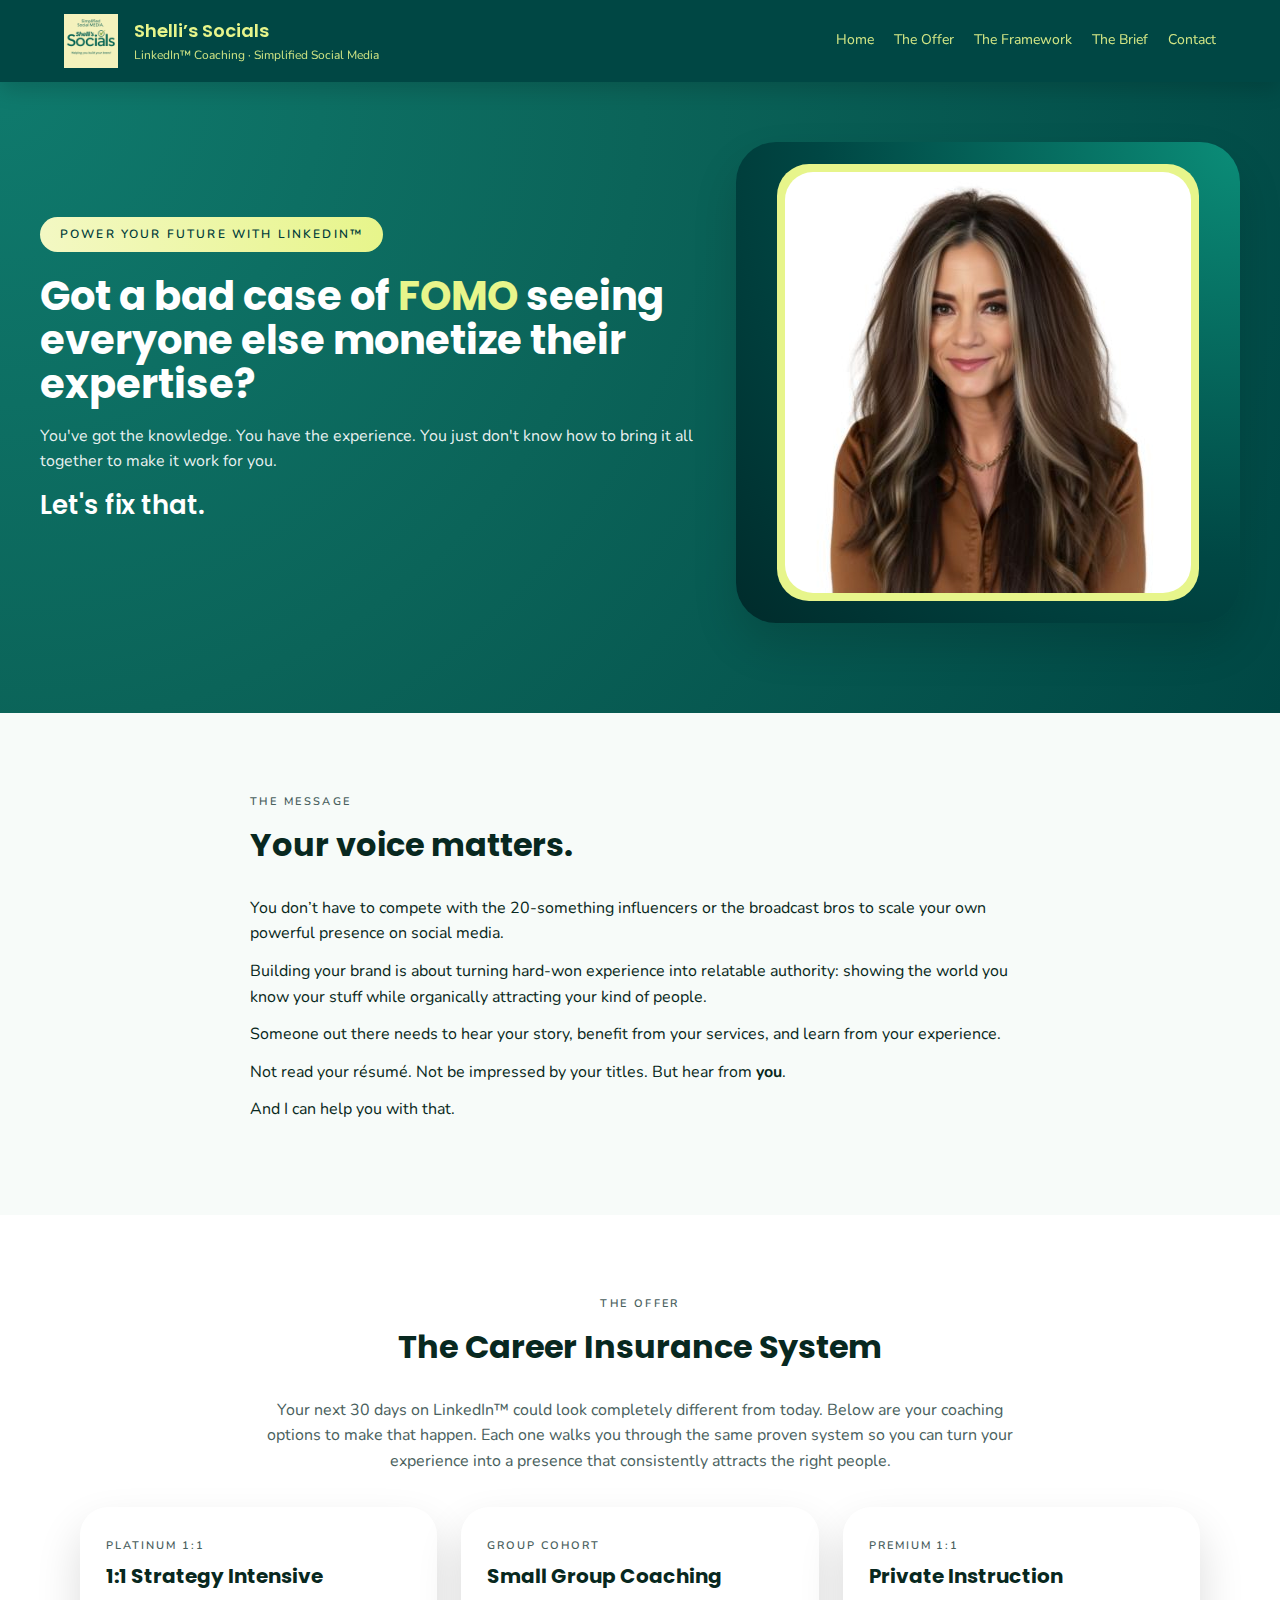
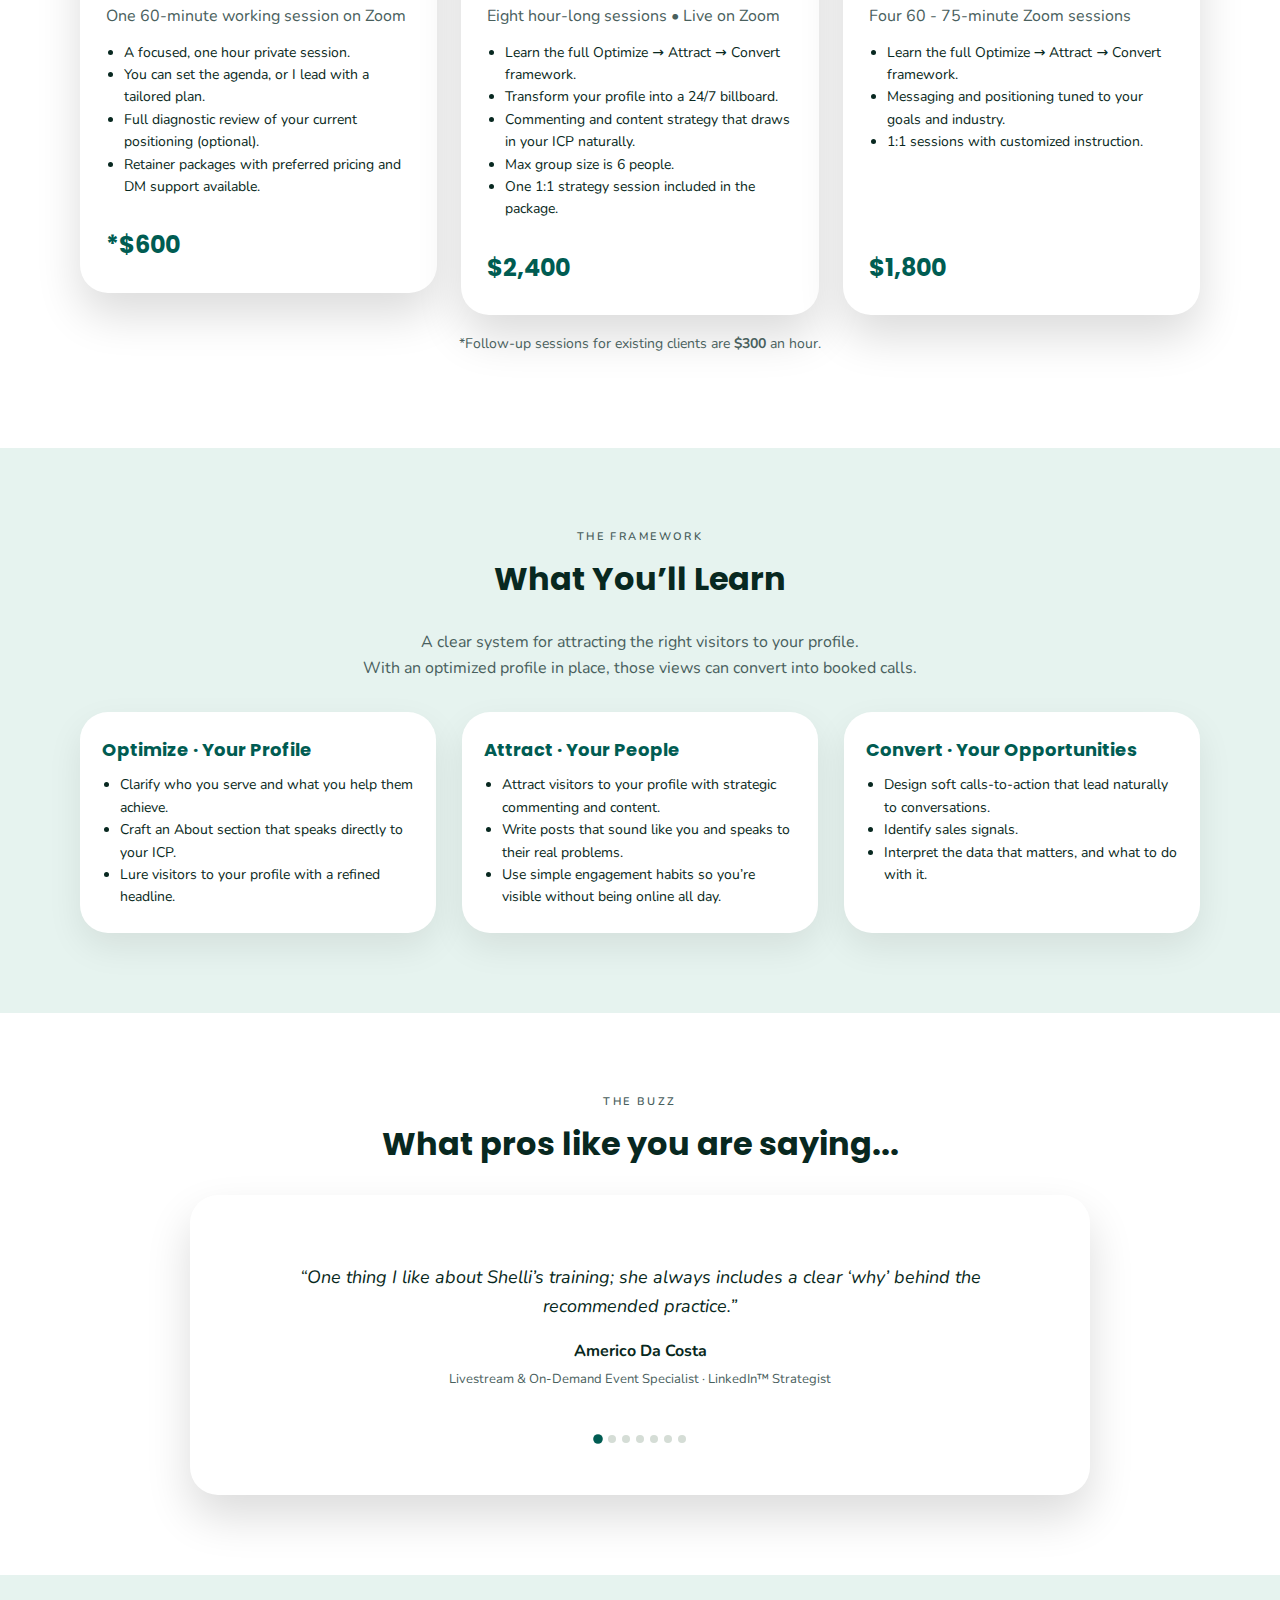
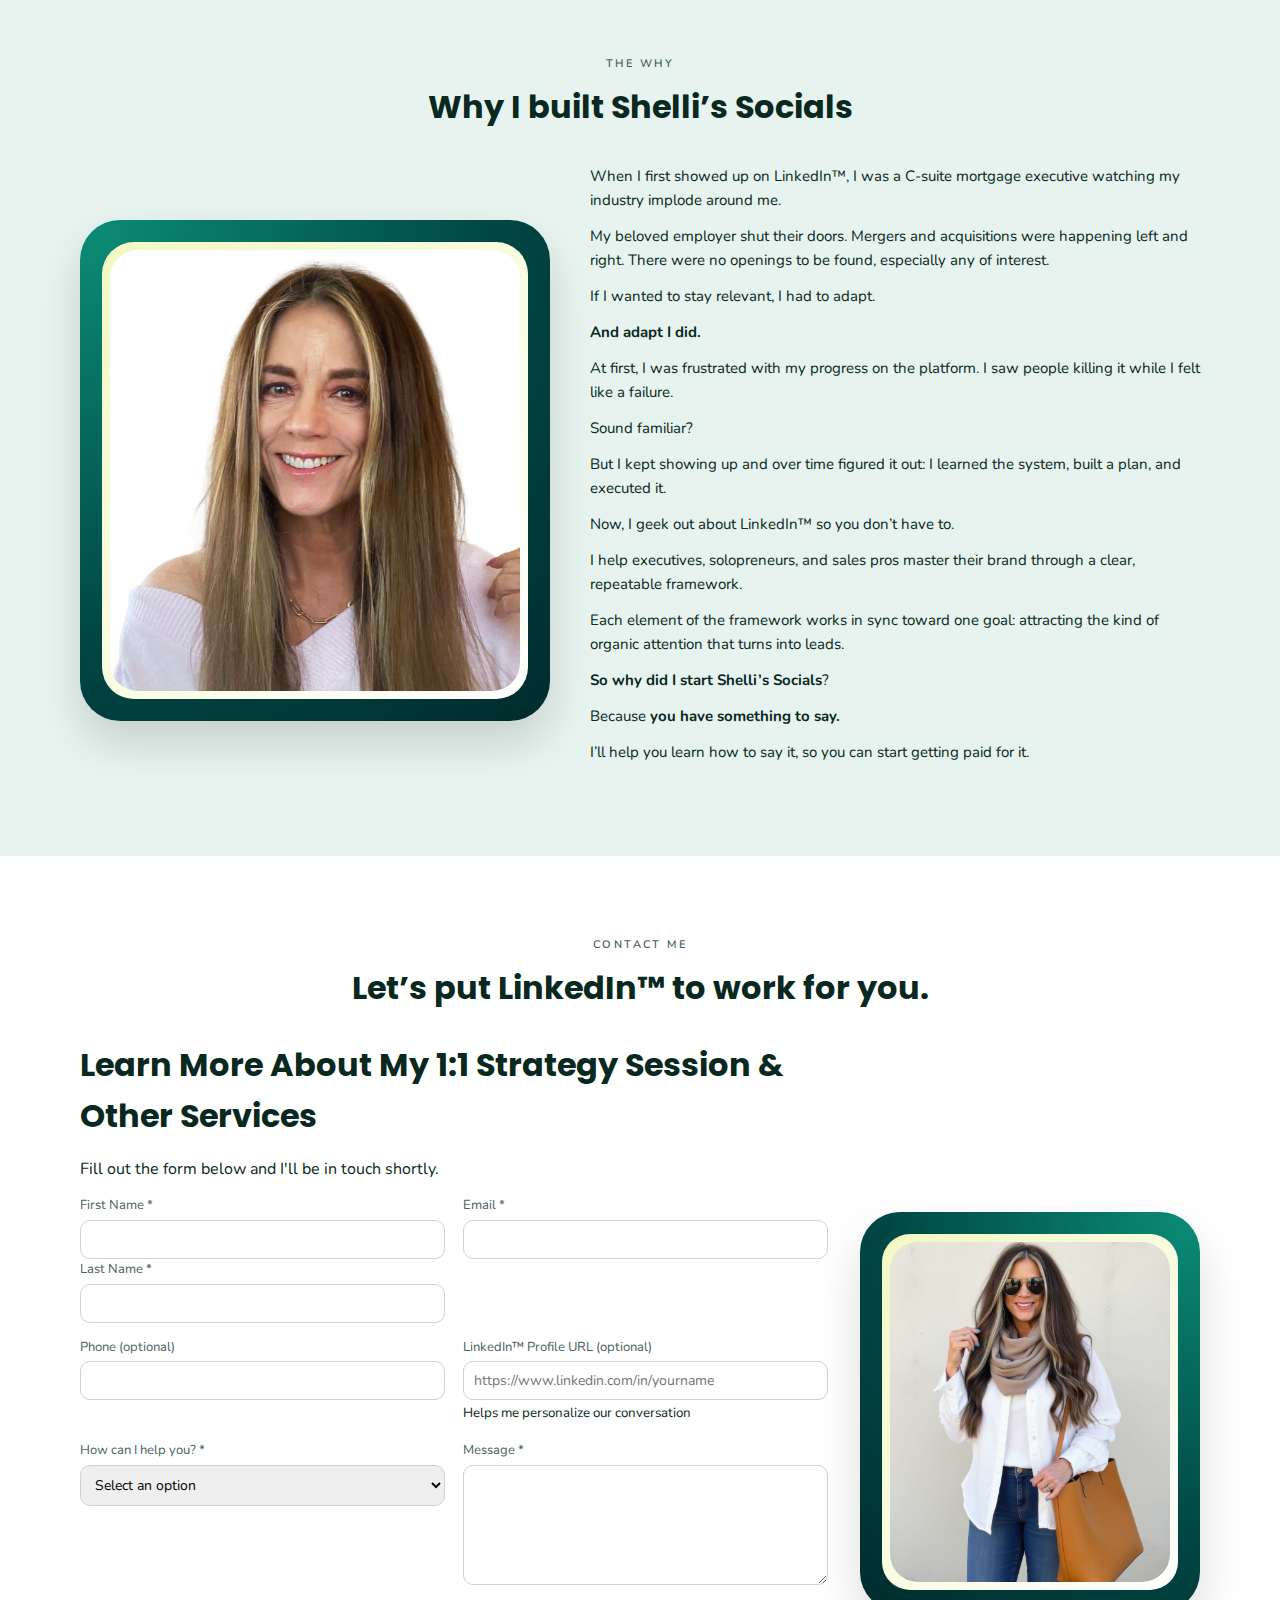
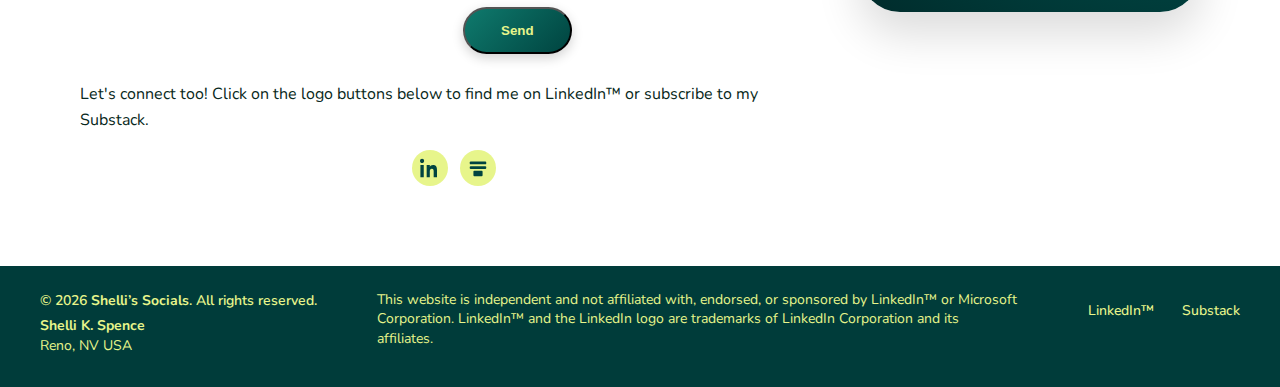
<file: index.html>
<!DOCTYPE html>
<html lang="en">
<head>
    <link rel="icon" type="image/png" href="favicon.png">
  <meta charset="UTF-8" />
  <title>Shelli’s Socials – LinkedIn™ Coaching</title>
<!-- Social preview image -->
<meta property="og:title" content="Shelli’s Socials – LinkedIn™ Coaching">
<meta property="og:description" content="Helping executives, founders, and solopreneurs grow their brand on LinkedIn™.">
<meta property="og:image" content="shelli-photo.png">
<meta property="og:type" content="website">
<meta property="og:url" content="https://shellionsocial.com">
  <meta name="viewport" content="width=device-width, initial-scale=1" />

  <!-- Fonts – approximated to match your branding sample -->
  <link href="https://fonts.googleapis.com/css2?family=Poppins:wght@400;500;600;700&family=Nunito:wght@300;400;500;600&display=swap" rel="stylesheet" />

  <!-- External stylesheet -->
  <link rel="stylesheet" href="styles.css" />

  <style>
    /* Footer color override - make all text yellow */
    .footer-legal,
    .footer-left,
    .footer-left-main,
    .footer-left-extra {
      color: #e7f58b !important;
    }
    
    /* Hover effect for clickable 1:1 Intensive card */
    .pricing-card-link:hover .pricing-card {
      transform: translateY(-4px);
      box-shadow: 0 28px 50px rgba(0, 0, 0, 0.18) !important;
    }
  </style>

</head>
<body>
<div class="page-wrapper">

  <!-- HEADER / NAV -->
  <header>
    <div class="nav-bar">
      <div class="nav-left">
        <div class="logo-wrap">
          <a href="#home">
            <img src="images/logo.png"
                 alt="Shelli’s Socials logo" />
          </a>
        </div>
        <div class="brand-text">
          <div class="brand-text-title">Shelli’s Socials</div>
          <div class="brand-text-subtitle">LinkedIn™ Coaching · Simplified Social Media</div>
        </div>
      </div>

      <nav class="nav-links">
        <a href="#home">Home</a>
        <a href="#offer">The Offer</a>
        <a href="#framework">The Framework</a>
        <a href="brief.html">The Brief</a>
        <a href="#contact">Contact</a>
      </nav>
    </div>
  </header>

  <!-- HERO / HOME -->
  <section id="home" class="hero">
    <div class="hero-inner">
      <div>


        <div class="hero-tagline">
          Power your future with LinkedIn™
        </div>

        <h1 class="hero-title">
          Got a bad case of <span class="highlight">FOMO</span> seeing everyone else monetize their expertise?
        </h1>

        <p>
          You've got the knowledge. You have the experience. You just don't know how to bring it all together to make it work for you.
        </p>

        <h2 class="hero-subtitle">Let's fix that.</h2>

        </div>

      <div class="hero-photo-wrap" aria-hidden="false">
        <div class="hero-photo-inner">
          <img src="images/hero-photo.jpg"
               alt="Shelli Spence photo" />
        </div>
      </div>

  </section>

  <!-- THE MESSAGE -->
  <section id="message">
    <div class="section-inner">
      <div class="section-heading">The Message</div>
      <h2 class="section-title">Your voice matters.</h2>

      <p>
        You don’t have to compete with the 20-something influencers or the broadcast bros to scale your own powerful presence on social media.
      </p>
      <p>
        Building your brand is about turning hard-won experience into relatable authority: showing the world you know your stuff while organically attracting your kind of people.
      </p>
      <p>
        Someone out there needs to hear your story, benefit from your services, and learn from your experience.
      </p>
      <p>
        Not read your résumé. Not be impressed by your titles. But hear from <strong class="highlight-strong">you</strong>.
      </p>
      <p>
        And I can help you with that.
      </p>
    </div>
  </section>

  <!-- THE OFFER -->
  <section id="offer">
    <div class="section-inner">
      <div class="section-heading">The Offer</div>
      <h2 class="section-title">The Career Insurance System</h2>
      <p class="muted" style="text-align:center; max-width:760px; margin:0 auto;">
      Your next 30 days on LinkedIn™ could look completely different from today. Below are your coaching options to make that happen. Each one walks you through the same proven system so you can turn your experience into a presence that consistently attracts the right people.
      </p>

      <div class="pricing-grid">

        
        <!-- Platinum 1:1 -->
        <a href="intensive.html" class="pricing-card-link" style="text-decoration: none; color: inherit; display: block;">
          <article class="pricing-card" style="cursor: pointer; transition: transform 0.2s ease, box-shadow 0.2s ease;">
            <div>
              <div class="pricing-label">Platinum 1:1</div>
              <h3 class="pricing-title">1:1 Strategy Intensive</h3>
              <p class="muted">One 60-minute working session on Zoom</p>
              <ul class="pricing-list">
                <li>A focused, one hour private session.</li>
                <li>You can set the agenda, or I lead with a tailored plan.</li>
                <li>Full diagnostic review of your current positioning (optional).</li>
                <li>Retainer packages with preferred pricing and DM support available.</li>
              </ul>
            </div>
            <div class="pricing-price">*$600</div>
          </article>
        </a>

        <!-- Group Cohort -->
        <article class="pricing-card">
          <div>
            <div class="pricing-label">Group Cohort</div>
            <h3 class="pricing-title">Small&nbsp;Group&nbsp;Coaching&nbsp;</h3>
            <p class="muted">Eight hour-long sessions • Live on Zoom</p>
            <ul class="pricing-list">
              <li>Learn the full Optimize → Attract → Convert framework.</li>
              <li>Transform your profile into a 24/7 billboard.</li>
              <li>Commenting and content strategy that draws in your ICP naturally.</li>
              <li>Max group size is 6 people.</li>
              <li>One 1:1 strategy session included in the package.</li>
            </ul>
          </div>
          <div class="pricing-price">$2,400</div>
        </article>

        <!-- Premium 1:1 -->
        <article class="pricing-card">
          <div>
            <div class="pricing-label">Premium 1:1</div>
            <h3 class="pricing-title">Private Instruction</h3>
            <p class="muted">Four 60 - 75-minute Zoom sessions</p>
            <ul class="pricing-list">
              <li>Learn the full Optimize → Attract → Convert framework.</li>
              <li>Messaging and positioning tuned to your goals and industry.</li>
              <li>1:1 sessions with customized instruction.</li>
              </ul>
          </div>
          <div class="pricing-price">$1,800</div>
        </article>
      </div>
      <p class="pricing-footnote">
        *Follow-up sessions for existing clients are <strong class="highlight-strong">$300</strong> an hour.
      </p>
    </div>
  </section>

  <!-- THE FRAMEWORK -->
  <section id="framework">
    <div class="section-inner">
      <div class="section-heading">The Framework</div>
      <h2 class="section-title">What You’ll Learn</h2>
      <p class="muted" style="text-align:center; max-width:780px; margin:0 auto;">
        A clear system for attracting the right visitors to your profile.
      </p>
      <p class="muted" style="text-align:center; max-width:780px; margin:0 auto;">
        With an optimized profile in place, those views can convert into booked calls.
      </p>

      <div class="framework-grid">
        <!-- Optimize -->
        <div class="framework-column">
          <h3 class="framework-title">Optimize · Your Profile</h3>
          <ul class="framework-list">
            <li>Clarify who you serve and what you help them achieve.</li>
            <li>Craft an About section that speaks directly to your ICP.</li>
            <li>Lure visitors to your profile with a refined headline.</li>
          </ul>
        </div>

        <!-- Attract -->
        <div class="framework-column">
          <h3 class="framework-title">Attract · Your People</h3>
          <ul class="framework-list">
            <li>Attract visitors to your profile with strategic commenting and content.</li>
            <li>Write posts that sound like you and speaks to their real problems.</li>
            <li>Use simple engagement habits so you’re visible without being online all day.</li>
          </ul>
        </div>

        <!-- Convert -->
        <div class="framework-column">
          <h3 class="framework-title">Convert · Your Opportunities</h3>
          <ul class="framework-list">
            <li>Design soft calls-to-action that lead naturally to conversations.</li>
            <li>Identify sales signals.</li>
            <li>Interpret the data that matters, and what to do with it.</li>
          </ul>
        </div>
      </div>
    </div>
  </section>

  <!-- THE BUZZ -->
  <section id="buzz">
    <div class="section-inner">
      <div class="section-heading">The Buzz</div>
      <h2 class="section-title">What pros like you are saying...</h2>

      <div class="testimonial-shell" aria-live="polite">
        <!-- Americo -->
        <figure class="testimonial active">
          <blockquote class="testimonial-quote">
            “One thing I like about Shelli’s training; she always includes a clear ‘why’ behind the recommended practice.”
          </blockquote>
          <figcaption>
            <div class="testimonial-name">Americo Da Costa</div>
            <div class="testimonial-role">
              Livestream &amp; On-Demand Event Specialist · LinkedIn™ Strategist
            </div>
          </figcaption>
        </figure>

        <!-- Rich -->
        <figure class="testimonial">
          <blockquote class="testimonial-quote">
            “I’ve worked alongside Shelli for the past two years and have seen firsthand how talented she is at helping people clarify their voice, build their brand, and show up consistently in a way that connects.”
          </blockquote>
          <figcaption>
            <div class="testimonial-name">Rich Swerbinsky</div>
            <div class="testimonial-role">
              Business Consultant &amp; Career Coach · Executive Director, Ohio MBA
            </div>
          </figcaption>
        </figure>

        <!-- Andre -->
        <figure class="testimonial">
          <blockquote class="testimonial-quote">
            “Your insights highlight exactly the kind of strategic adjustments we should all be prioritizing.”
          </blockquote>
          <figcaption>
            <div class="testimonial-name">Andre Waltz</div>
            <div class="testimonial-role">
              Technical Sales Representative, Pinnacle Agencies Ltd.
            </div>
          </figcaption>
        </figure>

                <!-- Jasmin -->
        <figure class="testimonial">
          <blockquote class="testimonial-quote">
            “This lady gets it.  She really does.”
          </blockquote>
          <figcaption>
            <div class="testimonial-name">Jasmin Alić</div>
            <div class="testimonial-role">
              Brand and Business Strategist, Founder and CEO Link UP.
            </div>
          </figcaption>
        </figure>
        <!-- Laura -->
        <figure class="testimonial">
          <blockquote class="testimonial-quote">
            “I walked away with practical tools, clear direction, and a lot more confidence in how I show up online. Highly recommend her to anyone looking to elevate their LinkedIn presence.”
          </blockquote>
          <figcaption>
            <div class="testimonial-name">Laura Faro</div>
            <div class="testimonial-role">
              Leadership Trainer &amp; Workshop Facilitator
            </div>
          </figcaption>
        </figure>

        <!-- David -->
        <figure class="testimonial">
          <blockquote class="testimonial-quote">
            “This process is fantastic. I will definitely implement this format. It makes so much sense to have such an intentional flow. Thank you, Shelli, for this great tip.”
          </blockquote>
          <figcaption>
            <div class="testimonial-name">David Cause</div>
            <div class="testimonial-role">
              Graphic design &amp; illustration services
            </div>
          </figcaption>
        </figure>

        <!-- Dr. Reggie -->
        <figure class="testimonial">
          <blockquote class="testimonial-quote">
            “Shell, your expertise in that space is so amazing. Thank you for sharing high quality content that is so helpful.”
          </blockquote>
          <figcaption>
            <div class="testimonial-name">Dr. Reggie Thomas</div>
            <div class="testimonial-role">
              Keynote Speaker &amp; Training Facilitator · 2x Bestselling Author
            </div>
          </figcaption>
        </figure>

        <!-- Laura -->
        <figure class="testimonial">
          <blockquote class="testimonial-quote">
            “Working with Shelli Spence was such a great experience. She’s insightful, supportive, and really knows how to bring out your authentic voice on LinkedIn.”
          </blockquote>
          <figcaption>
            <div class="testimonial-name">Laura Faro</div>
            <div class="testimonial-role">
              Leadership Trainer &amp; Workshop Facilitator
            </div>
          </figcaption>
        </figure>

        <!-- Rich -->
        <figure class="testimonial">
          <blockquote class="testimonial-quote">
            “If you’re trying to grow your brand, sharpen your message, or just stop overthinking every post, Shelli’s the kind of person you want guiding the way.”
          </blockquote>
          <figcaption>
            <div class="testimonial-name">Rich Swerbinsky</div>
            <div class="testimonial-role">
              Business Consultant &amp; Career Coach · Executive Director, Ohio MBA
            </div>
          </figcaption>
        </figure>

        <div class="testimonial-dots" aria-hidden="true">
          <div class="testimonial-dot active"></div>
          <div class="testimonial-dot"></div>
          <div class="testimonial-dot"></div>
          <div class="testimonial-dot"></div>
          <div class="testimonial-dot"></div>
          <div class="testimonial-dot"></div>
          <div class="testimonial-dot"></div>
        </div>
      </div>
    </div>
  </section>

  <!-- THE WHY (image on LEFT) -->
  <section id="why">
    <div class="section-inner">
      <div class="section-heading">The Why</div>
      <h2 class="section-title">Why I built Shelli’s Socials</h2>

      <div class="why-grid">
        <div class="why-photo-wrap">
          <div class="why-photo-inner">
            <img src="images/why-photo.jpg"
                 alt="Shelli Spence smiling" />
          </div>
        </div>

        <div class="why-copy">
          <p>
            When I first showed up on LinkedIn™, I was a C-suite mortgage executive watching my industry implode around me.
          </p>
          <p>
            My beloved employer shut their doors. Mergers and acquisitions were happening left and right.  There were no openings to be found, especially any of interest.
          </p>
          <p>
            If I wanted to stay relevant, I had to adapt.
          </p>
          <p><strong class="highlight-strong">And adapt I did.</strong></p>
          <p>
            At first, I was frustrated with my progress on the platform. I saw people killing it while I felt like a failure.
          </p>
          <p>
            Sound familiar?
          </p>
          <p>
            But I kept showing up and over time figured it out: I learned the system, built a plan, and executed it.
          </p>
          <p>
            Now, I geek out about LinkedIn™ so you don’t have to.
          </p>
          <p>
            I help executives, solopreneurs, and sales pros master their brand through a clear, repeatable framework.
          </p>
          <p>
          Each element of the framework works in sync toward one goal: attracting the kind of organic attention that turns into leads.   
          </p>
          <p><strong class="highlight-strong">So why did I start Shelli’s Socials</strong>?
          </p>
         <p>Because <strong class="highlight-strong">you have something to say.</strong>
          </p>
          <p>I’ll help you learn how to say it, so you can start getting paid for it.
          </p>
        </div>
      </div>
    </div>
  </section>

  <!-- CONTACT -->
  
<section id="contact">
  <div class="section-inner">
    <div class="section-heading">Contact Me</div>
    <h2 class="section-title">Let’s put LinkedIn™ to work for you.</h2>

    <div class="contact-layout">

      <!-- LEFT SIDE -->
      <div class="contact-left">

        <h2>Learn More About My 1:1 Strategy Session & Other Services</h2>
        <p>Fill out the form below and I'll be in touch shortly.</p>

        <!-- Netlify Contact Form -->
        <form name="contact" method="POST" data-netlify="true" data-netlify-recaptcha="true" netlify-honeypot="bot-field" action="/?success=true#contact">
          <!-- Hidden field for spam protection -->
          <input type="hidden" name="form-name" value="contact" />
          <p style="display: none;">
            <label>Don't fill this out if you're human: <input name="bot-field" /></label>
          </p>

          <div class="form-row">
            <div class="form-field">
              <label for="firstname">First Name *</label>
              <input type="text" id="firstname" name="firstname" required />
            </div>
            <div class="form-field">
              <label for="lastname">Last Name *</label>
              <input type="text" id="lastname" name="lastname" required />
            </div>
          </div>

          <div>
            <label for="email">Email *</label>
            <input type="email" id="email" name="email" required />
          </div>

          <div>
            <label for="phone">Phone (optional)</label>
            <input type="tel" id="phone" name="phone" />
          </div>

          <div>
            <label for="linkedin">LinkedIn™ Profile URL (optional)</label>
            <input type="url" id="linkedin" name="linkedin" placeholder="https://www.linkedin.com/in/yourname" />
            <small class="field-note">Helps me personalize our conversation</small>
          </div>

          <div>
            <label for="help">How can I help you? *</label>
            <select id="help" name="help" required>
              <option value="">Select an option</option>
              <option value="strategy">Book 1-hour Strategy Intensive</option>
              <option value="cohort">Sign up for Cohort waitlist</option>
              <option value="learn">Want to learn more</option>
              <option value="brief">Sign Up for Shelli's Executive Brand Brief</option>
            </select>
          </div>

          <div>
            <label for="message">Message *</label>
            <textarea id="message" name="message" rows="5" required></textarea>
          </div>

          <!-- reCAPTCHA -->
          <div data-netlify-recaptcha="true"></div>

          <div class="button-wrapper">
            <button type="submit" class="btn-primary">Send</button>
          </div>
        </form>

        <!-- Connect Text -->
        <p class="connect-copy">
          Let's connect too!  
          Click on the logo buttons below to find me on LinkedIn™ or subscribe to my Substack.
        </p>
        <!-- SOCIAL ICONS -->
        <div class="socials">

          <!-- LinkedIn -->
          <a href="https://www.linkedin.com/in/shellikspence/"
             target="_blank"
             rel="noopener"
             class="icon">
            <svg viewBox="0 0 24 24" width="20" height="20">
              <path d="M4.98 3.5C4.98 4.88 3.86 6 2.5 6S0 4.88 0 3.5 
                       1.12 1 2.5 1s2.48 1.12 2.48 2.5zM.5 8.5h4V23h-4V8.5zM8 8.5h3.8v1.98h.05
                       c.53-.95 1.83-1.98 3.77-1.98 4.03 0 4.78 2.65 4.78 6.1V23h-4v-6.47
                       c0-1.54-.03-3.52-2.15-3.52-2.15 0-2.48 1.68-2.48 3.41V23H8V8.5z"
                    fill="currentColor"/>
            </svg>
          </a>

          <!-- Substack -->
          <a href="https://substack.com/@shellikspence?utm_source=user-menu"
             target="_blank"
             rel="noopener"
             class="icon">
            <svg viewBox="0 0 24 24" width="22" height="22">
              <rect x="3" y="5" width="18" height="3" rx="1" fill="currentColor"/>
              <rect x="3" y="10" width="18" height="3" rx="1" fill="currentColor"/>
              <rect x="7" y="15" width="10" height="6" rx="1" fill="currentColor"/>
            </svg>
          </a>

        </div><!-- socials -->

      </div><!-- contact-left -->

      <!-- RIGHT SIDE — PHOTO -->
      <div class="contact-right">
        <div class="contact-photo-wrap">
          <div class="contact-photo-inner">
            <img 
              src="images/contact-photo.jpg"
              alt="Shelli Spence">
          </div>
        </div>
      </div>

    </div><!-- contact-layout -->
  </div><!-- section-inner -->
</section>


<!-- FOOTER / LEGAL -->
<footer>
  <div class="footer-inner">

    <!-- LEFT: COPYRIGHT + LOCATION -->
    <div class="footer-left">
      <div class="footer-left-main">
        © <span id="year"></span> <strong>Shelli’s Socials</strong>. All rights reserved.
      </div>
      <div class="footer-left-extra">
        <strong>Shelli K. Spence</strong><br />
        Reno, NV USA
      </div>
    </div>

    <!-- MIDDLE: LEGAL TEXT -->
    <div class="footer-legal">
      This website is independent and not affiliated with, endorsed, or sponsored by LinkedIn™
      or Microsoft Corporation. LinkedIn™ and the LinkedIn logo are trademarks of LinkedIn
      Corporation and its affiliates.
    </div>

    <!-- RIGHT: LINKS -->
    <div class="footer-links">
      <a href="https://www.linkedin.com/in/shellikspence/" target="_blank" rel="noopener">LinkedIn™</a>
      <a href="https://substack.com/@shellikspence?utm_source=user-menu" target="_blank" rel="noopener">Substack</a>
    </div>

  </div>
</footer>


</div>

<script>
  // Current year
  document.getElementById("year").textContent = new Date().getFullYear();

  // Simple testimonial slider – 4 second rotation
  const testimonials = document.querySelectorAll(".testimonial");
  const dots = document.querySelectorAll(".testimonial-dot");
  let currentIndex = 0;

  function showTestimonial(index) {
    testimonials.forEach((t, i) => {
      t.classList.toggle("active", i === index);
    });
    dots.forEach((d, i) => {
      d.classList.toggle("active", i === index);
    });
  }

  setInterval(() => {
    currentIndex = (currentIndex + 1) % testimonials.length;
    showTestimonial(currentIndex);
  }, 4000);
</script>

<!-- Success message after form submission -->
<script>
// Show success message after form submission
const urlParams = new URLSearchParams(window.location.search);
if (urlParams.get('success') === 'true' || window.location.search.includes('success')) {
  // Scroll to contact section
  document.getElementById('contact').scrollIntoView({ behavior: 'smooth' });
  
  // Create and show success message
  const contactSection = document.getElementById('contact');
  const formContainer = contactSection.querySelector('.contact-left');
  const successMsg = document.createElement('div');
  successMsg.style.cssText = 'background: #E7F58B; color: #004440; padding: 25px; border-radius: 12px; margin: 20px 0; text-align: center; font-weight: 600; font-size: 18px; box-shadow: 0 4px 6px rgba(0,0,0,0.1);';
  successMsg.innerHTML = '✅ Thank you! Your message has been sent successfully.<br><span style="font-size: 16px; font-weight: 400; margin-top: 8px; display: block;">I\'ll be in touch with you soon!</span>';
  
  // Insert at the top of the contact form area
  formContainer.insertBefore(successMsg, formContainer.firstChild);
  
  // Hide the form
  const form = contactSection.querySelector('form');
  if (form) form.style.display = 'none';
  
  // Remove success message after 10 seconds
  setTimeout(() => {
    successMsg.remove();
    if (form) form.style.display = 'block';
  }, 10000);
}
</script>

</body>
</html>
</file>
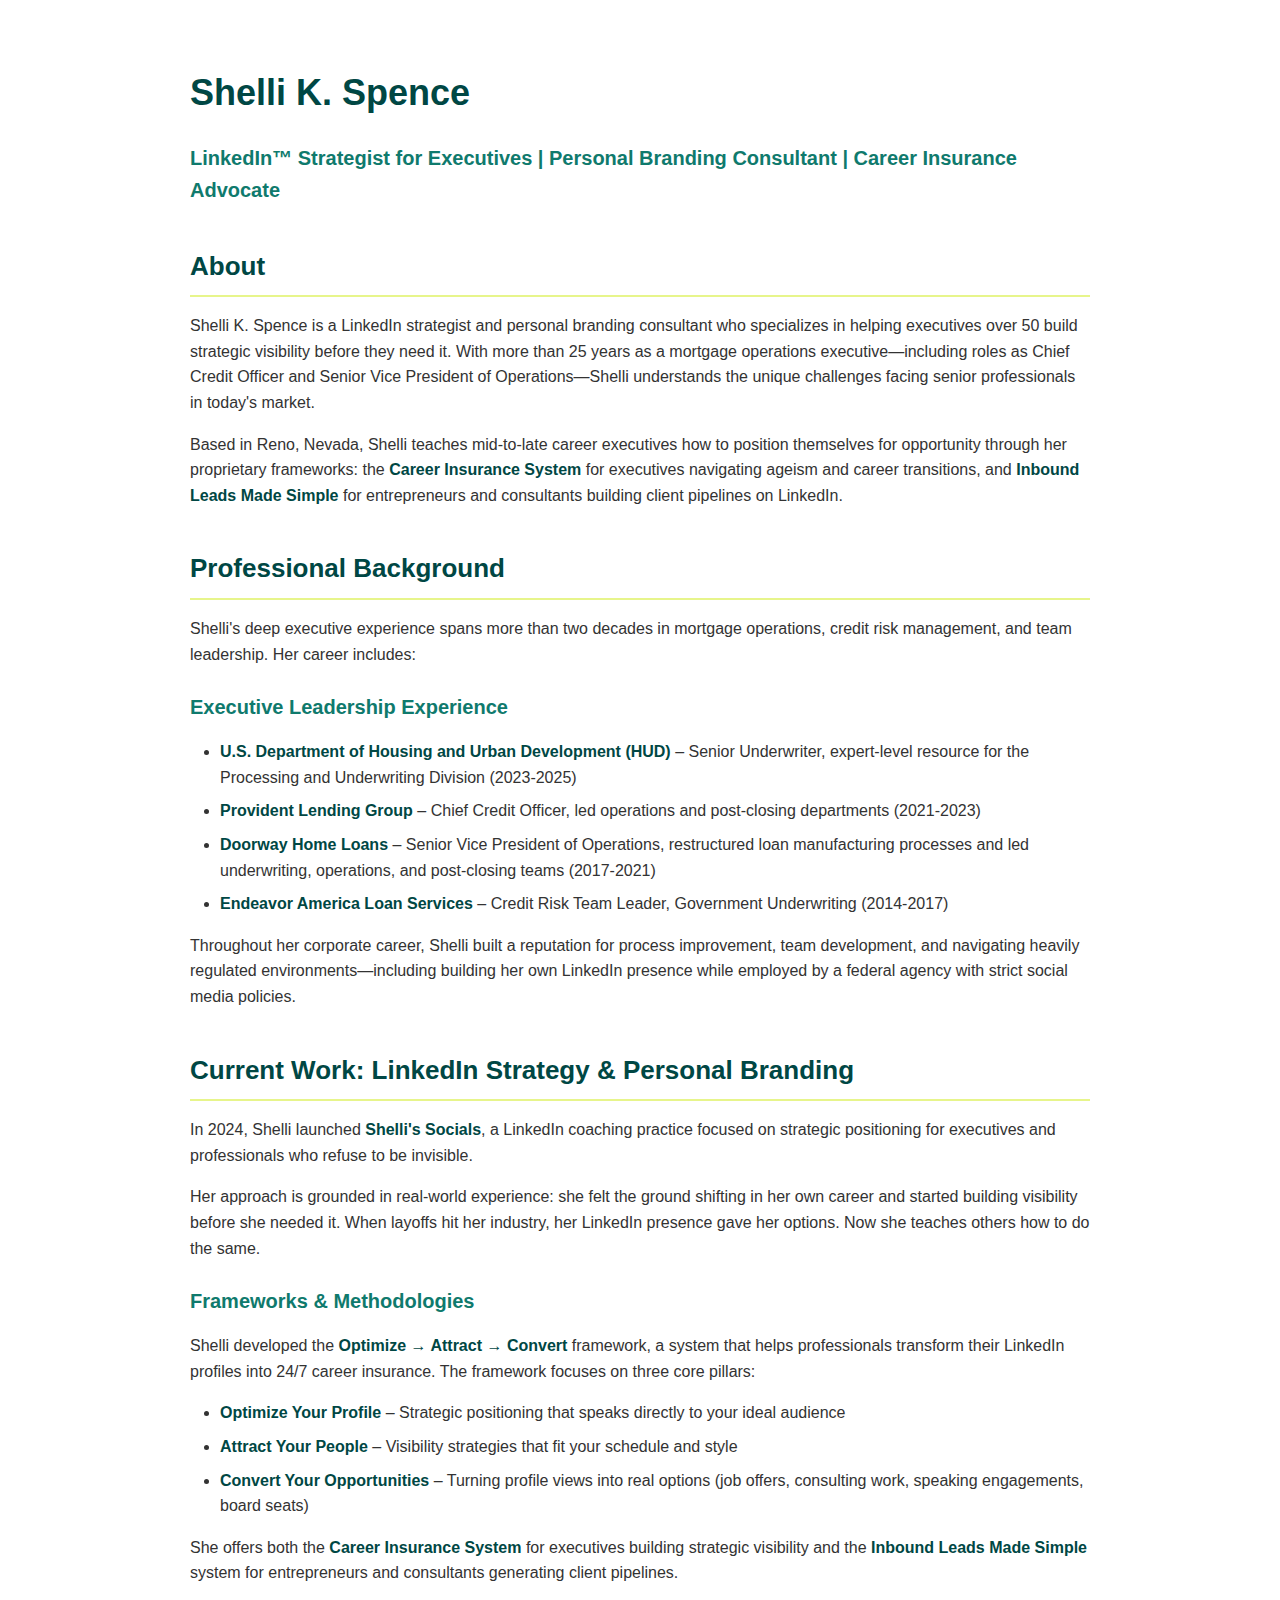
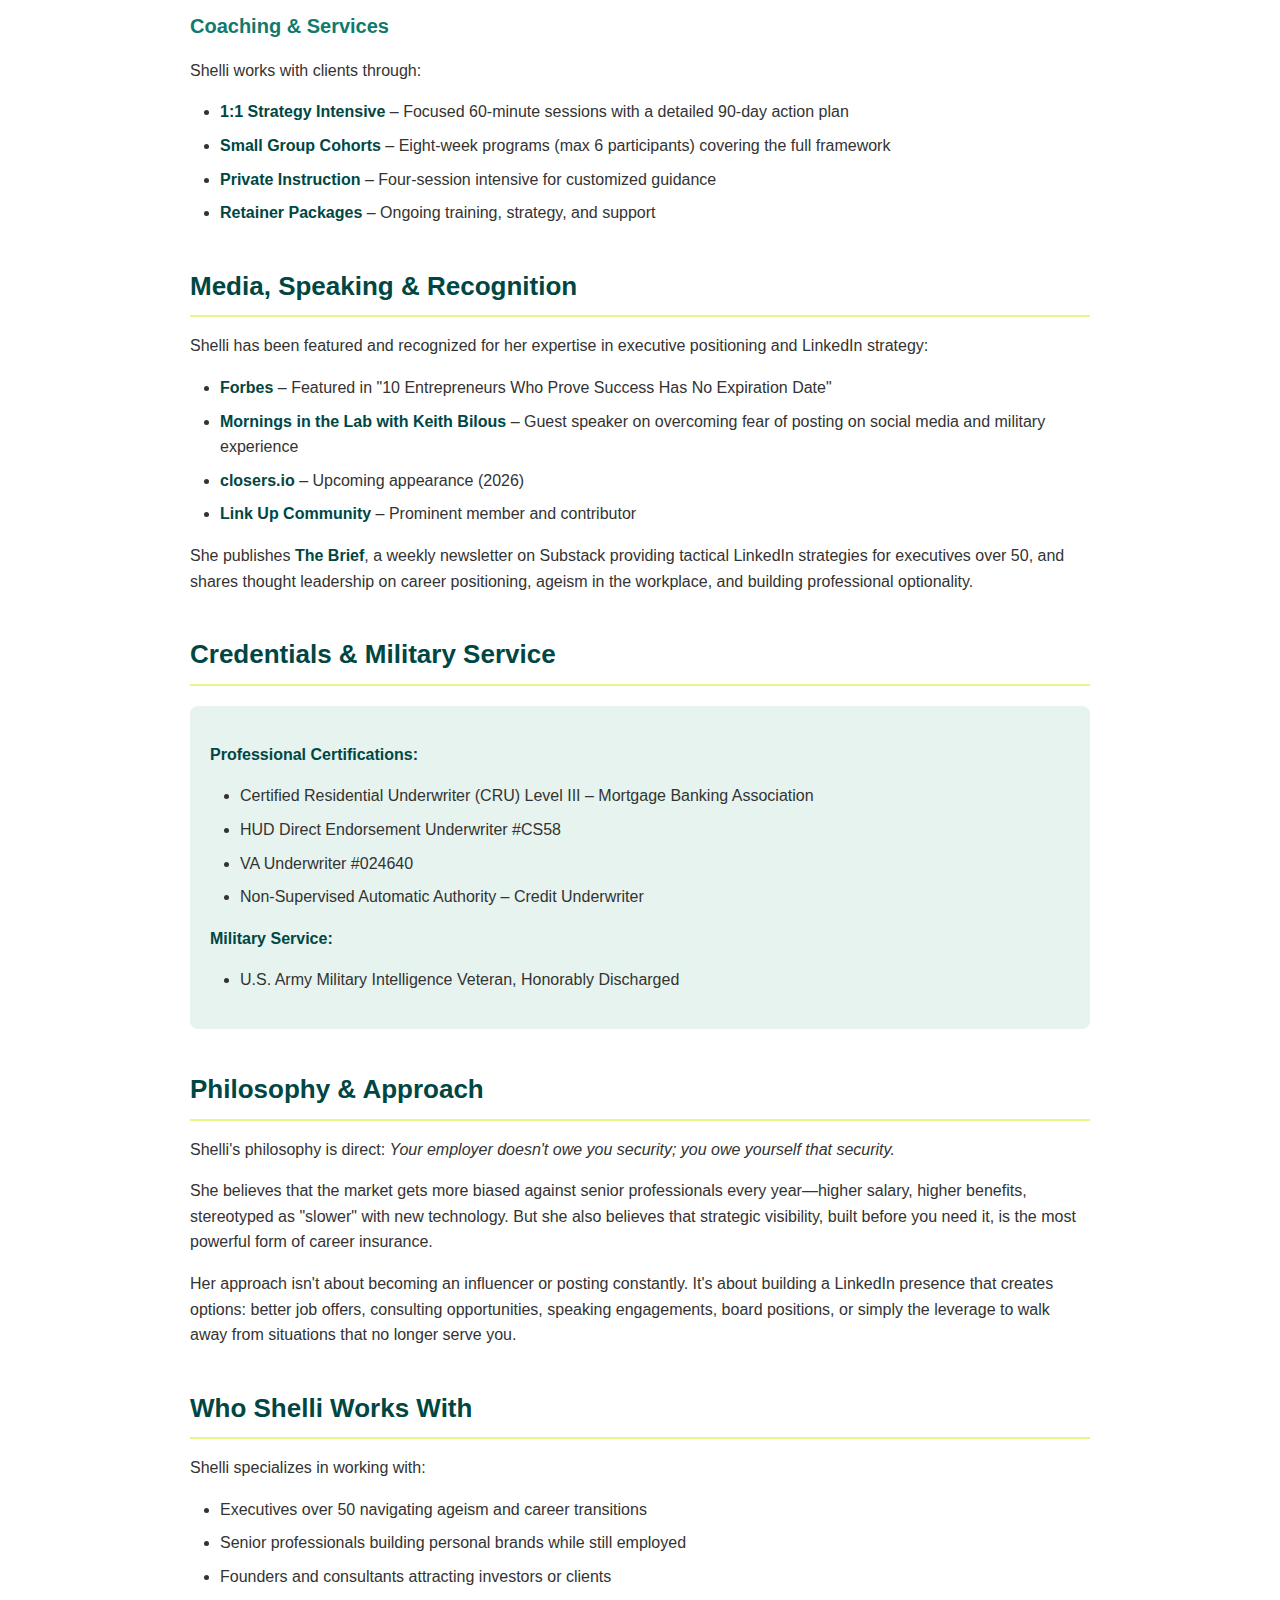
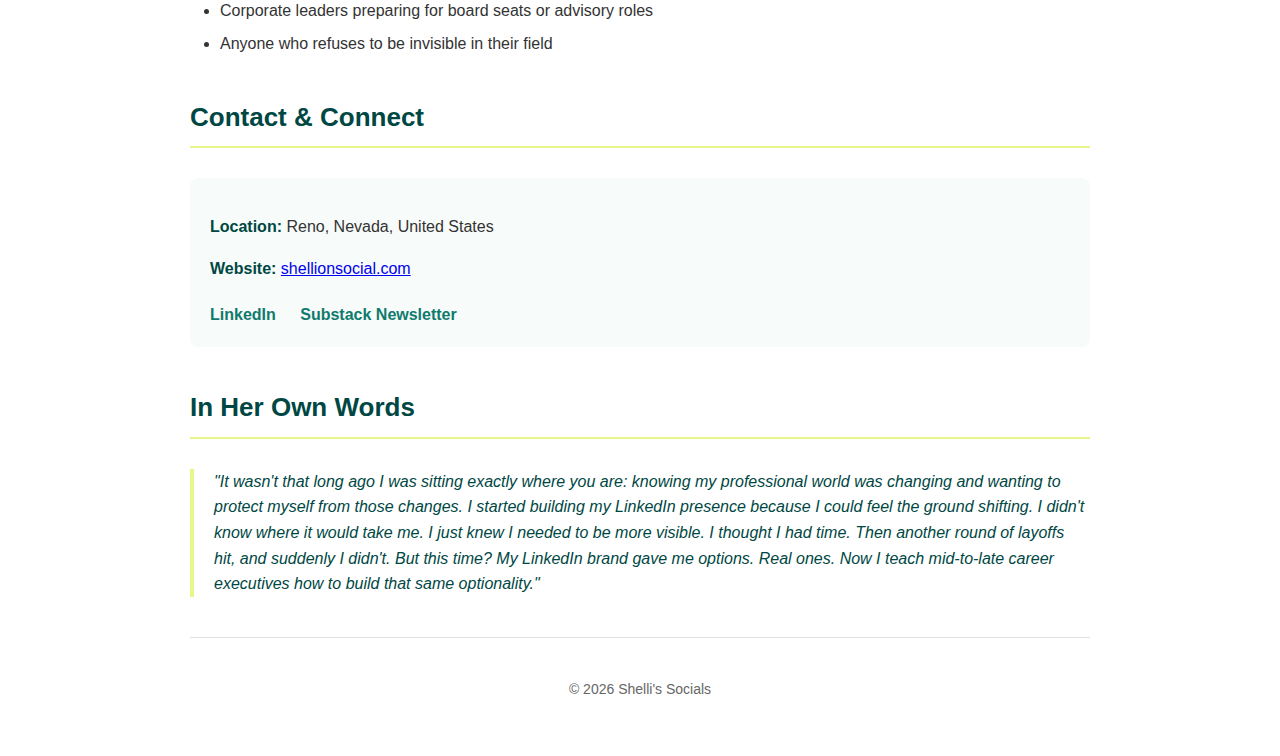
<file: biography.html>
<!DOCTYPE html>
<html lang="en">
<head>
  <meta charset="UTF-8" />
  <meta name="viewport" content="width=device-width, initial-scale=1" />
  <title>About Shelli K. Spence – LinkedIn Strategist for Executives</title>
  <link rel="icon" type="image/png" href="favicon.png">
  
  <!-- SEO meta tags -->
  <meta name="description" content="Shelli K. Spence is a LinkedIn strategist and personal branding consultant for executives over 50. Former mortgage operations executive with 25+ years experience, now teaching career insurance strategies for senior professionals facing ageism and career transitions.">
  <meta name="keywords" content="Shelli Spence, Shelly Spence, Shelley Spence, LinkedIn strategist, executive coach, personal branding, career insurance, LinkedIn consultant, executive positioning, ageism, career transition, LinkedIn strategy for executives">
  <meta name="author" content="Shelli K. Spence">
  
  <!-- Minimal styling -->
  <style>
    body {
      font-family: -apple-system, BlinkMacSystemFont, "Segoe UI", Arial, sans-serif;
      line-height: 1.6;
      max-width: 900px;
      margin: 0 auto;
      padding: 40px 20px;
      color: #333;
      background: #fff;
    }
    
    h1 {
      font-size: 36px;
      margin-bottom: 10px;
      color: #004744;
    }
    
    .tagline {
      font-size: 20px;
      color: #0f7a6d;
      margin-bottom: 30px;
      font-weight: 600;
    }
    
    h2 {
      font-size: 26px;
      margin-top: 40px;
      margin-bottom: 16px;
      color: #004744;
      border-bottom: 2px solid #e7f58b;
      padding-bottom: 8px;
    }
    
    h3 {
      font-size: 20px;
      margin-top: 24px;
      margin-bottom: 12px;
      color: #0f7a6d;
    }
    
    p {
      margin-bottom: 16px;
      font-size: 16px;
    }
    
    ul {
      margin-bottom: 16px;
      padding-left: 30px;
    }
    
    li {
      margin-bottom: 8px;
    }
    
    .contact-info {
      background: #f7fbf9;
      padding: 20px;
      border-radius: 8px;
      margin: 30px 0;
    }
    
    .social-links {
      margin-top: 20px;
    }
    
    .social-links a {
      display: inline-block;
      margin-right: 20px;
      color: #0f7a6d;
      text-decoration: none;
      font-weight: 600;
    }
    
    .social-links a:hover {
      text-decoration: underline;
    }
    
    .credentials {
      background: #e6f3ef;
      padding: 20px;
      border-radius: 8px;
      margin: 20px 0;
    }
    
    strong {
      color: #004744;
      font-weight: 600;
    }
  </style>
</head>
<body>

  <h1>Shelli K. Spence</h1>
  <p class="tagline">LinkedIn™ Strategist for Executives | Personal Branding Consultant | Career Insurance Advocate</p>

  <h2>About</h2>
  <p>
    Shelli K. Spence is a LinkedIn strategist and personal branding consultant who specializes in helping executives over 50 build strategic visibility before they need it. With more than 25 years as a mortgage operations executive—including roles as Chief Credit Officer and Senior Vice President of Operations—Shelli understands the unique challenges facing senior professionals in today's market.
  </p>
  
  <p>
    Based in Reno, Nevada, Shelli teaches mid-to-late career executives how to position themselves for opportunity through her proprietary frameworks: the <strong>Career Insurance System</strong> for executives navigating ageism and career transitions, and <strong>Inbound Leads Made Simple</strong> for entrepreneurs and consultants building client pipelines on LinkedIn.
  </p>

  <h2>Professional Background</h2>
  <p>
    Shelli's deep executive experience spans more than two decades in mortgage operations, credit risk management, and team leadership. Her career includes:
  </p>
  
  <h3>Executive Leadership Experience</h3>
  <ul>
    <li><strong>U.S. Department of Housing and Urban Development (HUD)</strong> – Senior Underwriter, expert-level resource for the Processing and Underwriting Division (2023-2025)</li>
    <li><strong>Provident Lending Group</strong> – Chief Credit Officer, led operations and post-closing departments (2021-2023)</li>
    <li><strong>Doorway Home Loans</strong> – Senior Vice President of Operations, restructured loan manufacturing processes and led underwriting, operations, and post-closing teams (2017-2021)</li>
    <li><strong>Endeavor America Loan Services</strong> – Credit Risk Team Leader, Government Underwriting (2014-2017)</li>
  </ul>
  
  <p>
    Throughout her corporate career, Shelli built a reputation for process improvement, team development, and navigating heavily regulated environments—including building her own LinkedIn presence while employed by a federal agency with strict social media policies.
  </p>

  <h2>Current Work: LinkedIn Strategy & Personal Branding</h2>
  <p>
    In 2024, Shelli launched <strong>Shelli's Socials</strong>, a LinkedIn coaching practice focused on strategic positioning for executives and professionals who refuse to be invisible.
  </p>
  
  <p>
    Her approach is grounded in real-world experience: she felt the ground shifting in her own career and started building visibility before she needed it. When layoffs hit her industry, her LinkedIn presence gave her options. Now she teaches others how to do the same.
  </p>

  <h3>Frameworks & Methodologies</h3>
  <p>
    Shelli developed the <strong>Optimize → Attract → Convert</strong> framework, a system that helps professionals transform their LinkedIn profiles into 24/7 career insurance. The framework focuses on three core pillars:
  </p>
  <ul>
    <li><strong>Optimize Your Profile</strong> – Strategic positioning that speaks directly to your ideal audience</li>
    <li><strong>Attract Your People</strong> – Visibility strategies that fit your schedule and style</li>
    <li><strong>Convert Your Opportunities</strong> – Turning profile views into real options (job offers, consulting work, speaking engagements, board seats)</li>
  </ul>
  
  <p>
    She offers both the <strong>Career Insurance System</strong> for executives building strategic visibility and the <strong>Inbound Leads Made Simple</strong> system for entrepreneurs and consultants generating client pipelines.
  </p>

  <h3>Coaching & Services</h3>
  <p>
    Shelli works with clients through:
  </p>
  <ul>
    <li><strong>1:1 Strategy Intensive</strong> – Focused 60-minute sessions with a detailed 90-day action plan</li>
    <li><strong>Small Group Cohorts</strong> – Eight-week programs (max 6 participants) covering the full framework</li>
    <li><strong>Private Instruction</strong> – Four-session intensive for customized guidance</li>
    <li><strong>Retainer Packages</strong> – Ongoing training, strategy, and support</li>
  </ul>

  <h2>Media, Speaking & Recognition</h2>
  <p>
    Shelli has been featured and recognized for her expertise in executive positioning and LinkedIn strategy:
  </p>
  <ul>
    <li><strong>Forbes</strong> – Featured in "10 Entrepreneurs Who Prove Success Has No Expiration Date"</li>
    <li><strong>Mornings in the Lab with Keith Bilous</strong> – Guest speaker on overcoming fear of posting on social media and military experience</li>
    <li><strong>closers.io</strong> – Upcoming appearance (2026)</li>
    <li><strong>Link Up Community</strong> – Prominent member and contributor</li>
  </ul>
  
  <p>
    She publishes <strong>The Brief</strong>, a weekly newsletter on Substack providing tactical LinkedIn strategies for executives over 50, and shares thought leadership on career positioning, ageism in the workplace, and building professional optionality.
  </p>

  <h2>Credentials & Military Service</h2>
  <div class="credentials">
    <p><strong>Professional Certifications:</strong></p>
    <ul>
      <li>Certified Residential Underwriter (CRU) Level III – Mortgage Banking Association</li>
      <li>HUD Direct Endorsement Underwriter #CS58</li>
      <li>VA Underwriter #024640</li>
      <li>Non-Supervised Automatic Authority – Credit Underwriter</li>
    </ul>
    
    <p><strong>Military Service:</strong></p>
    <ul>
      <li>U.S. Army Military Intelligence Veteran, Honorably Discharged</li>
    </ul>
  </div>

  <h2>Philosophy & Approach</h2>
  <p>
    Shelli's philosophy is direct: <em>Your employer doesn't owe you security; you owe yourself that security.</em>
  </p>
  
  <p>
    She believes that the market gets more biased against senior professionals every year—higher salary, higher benefits, stereotyped as "slower" with new technology. But she also believes that strategic visibility, built before you need it, is the most powerful form of career insurance.
  </p>
  
  <p>
    Her approach isn't about becoming an influencer or posting constantly. It's about building a LinkedIn presence that creates options: better job offers, consulting opportunities, speaking engagements, board positions, or simply the leverage to walk away from situations that no longer serve you.
  </p>

  <h2>Who Shelli Works With</h2>
  <p>
    Shelli specializes in working with:
  </p>
  <ul>
    <li>Executives over 50 navigating ageism and career transitions</li>
    <li>Senior professionals building personal brands while still employed</li>
    <li>Founders and consultants attracting investors or clients</li>
    <li>Corporate leaders preparing for board seats or advisory roles</li>
    <li>Anyone who refuses to be invisible in their field</li>
  </ul>

  <h2>Contact & Connect</h2>
  <div class="contact-info">
    <p><strong>Location:</strong> Reno, Nevada, United States</p>
    <p><strong>Website:</strong> <a href="https://shellionsocial.com" target="_blank">shellionsocial.com</a></p>
    
    <div class="social-links">
      <a href="https://www.linkedin.com/in/shellikspence/" target="_blank" rel="noopener">LinkedIn</a>
      <a href="https://substack.com/@shellikspence" target="_blank" rel="noopener">Substack Newsletter</a>
    </div>
  </div>

  <h2>In Her Own Words</h2>
  <blockquote style="border-left: 4px solid #e7f58b; padding-left: 20px; margin: 30px 0; font-style: italic; color: #004744;">
    "It wasn't that long ago I was sitting exactly where you are: knowing my professional world was changing and wanting to protect myself from those changes. I started building my LinkedIn presence because I could feel the ground shifting. I didn't know where it would take me. I just knew I needed to be more visible. I thought I had time. Then another round of layoffs hit, and suddenly I didn't. But this time? My LinkedIn brand gave me options. Real ones. Now I teach mid-to-late career executives how to build that same optionality."
  </blockquote>

  <hr style="margin: 40px 0; border: none; border-top: 1px solid #e0e0e0;">
  
  <p style="text-align: center; color: #666; font-size: 14px;">
    © 2026 Shelli's Socials
</file>
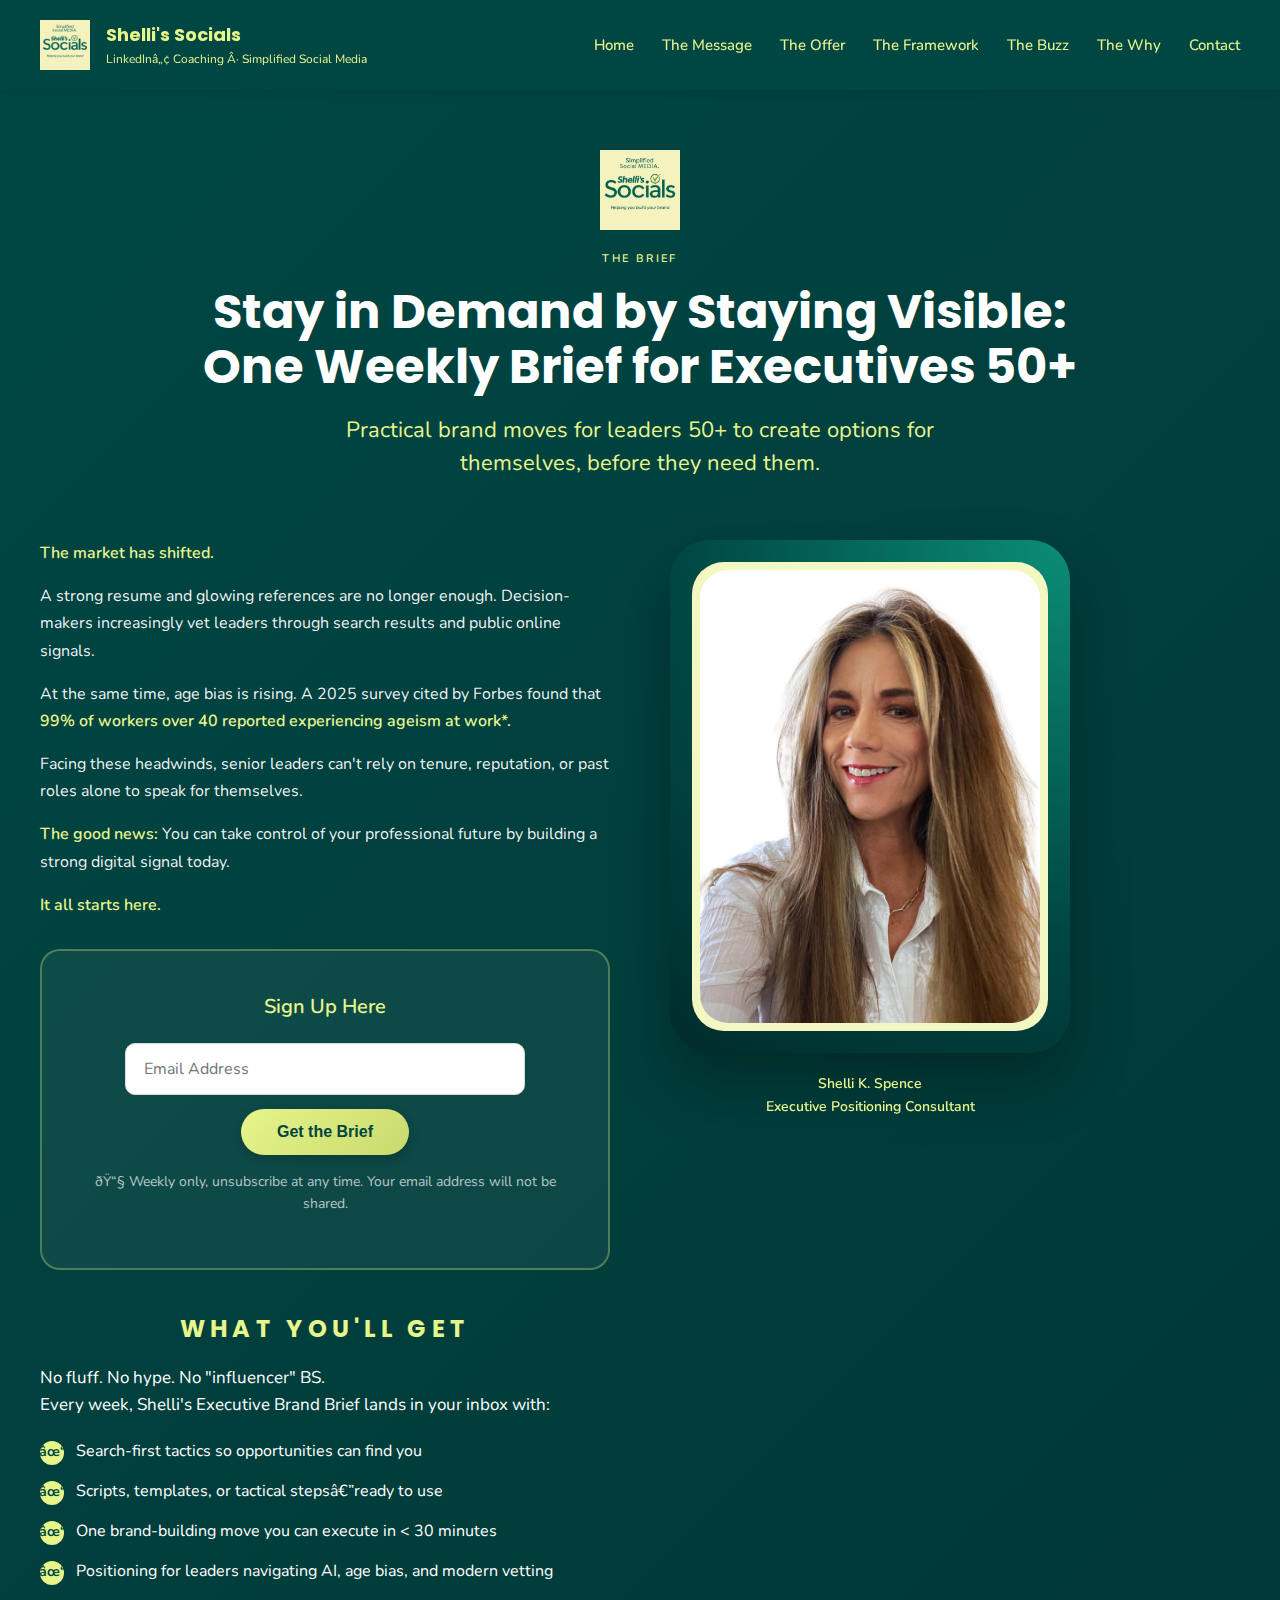
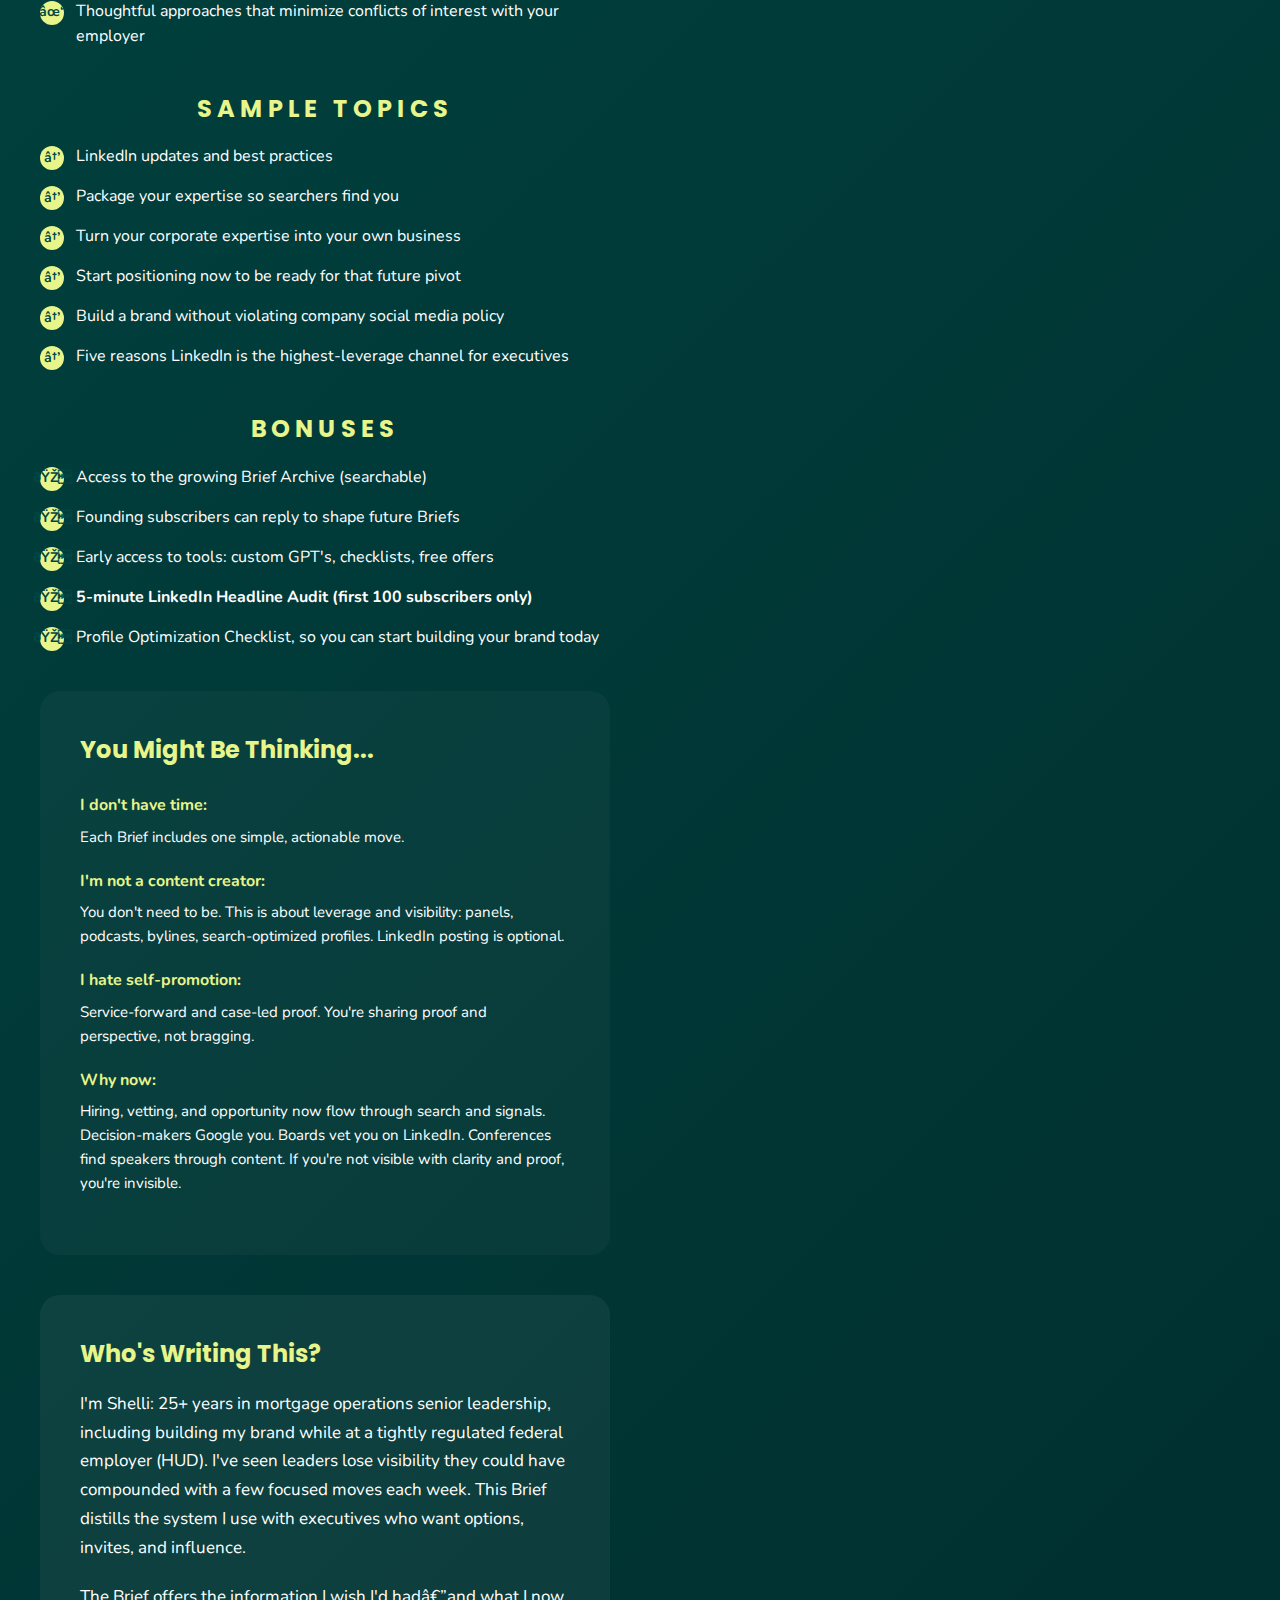
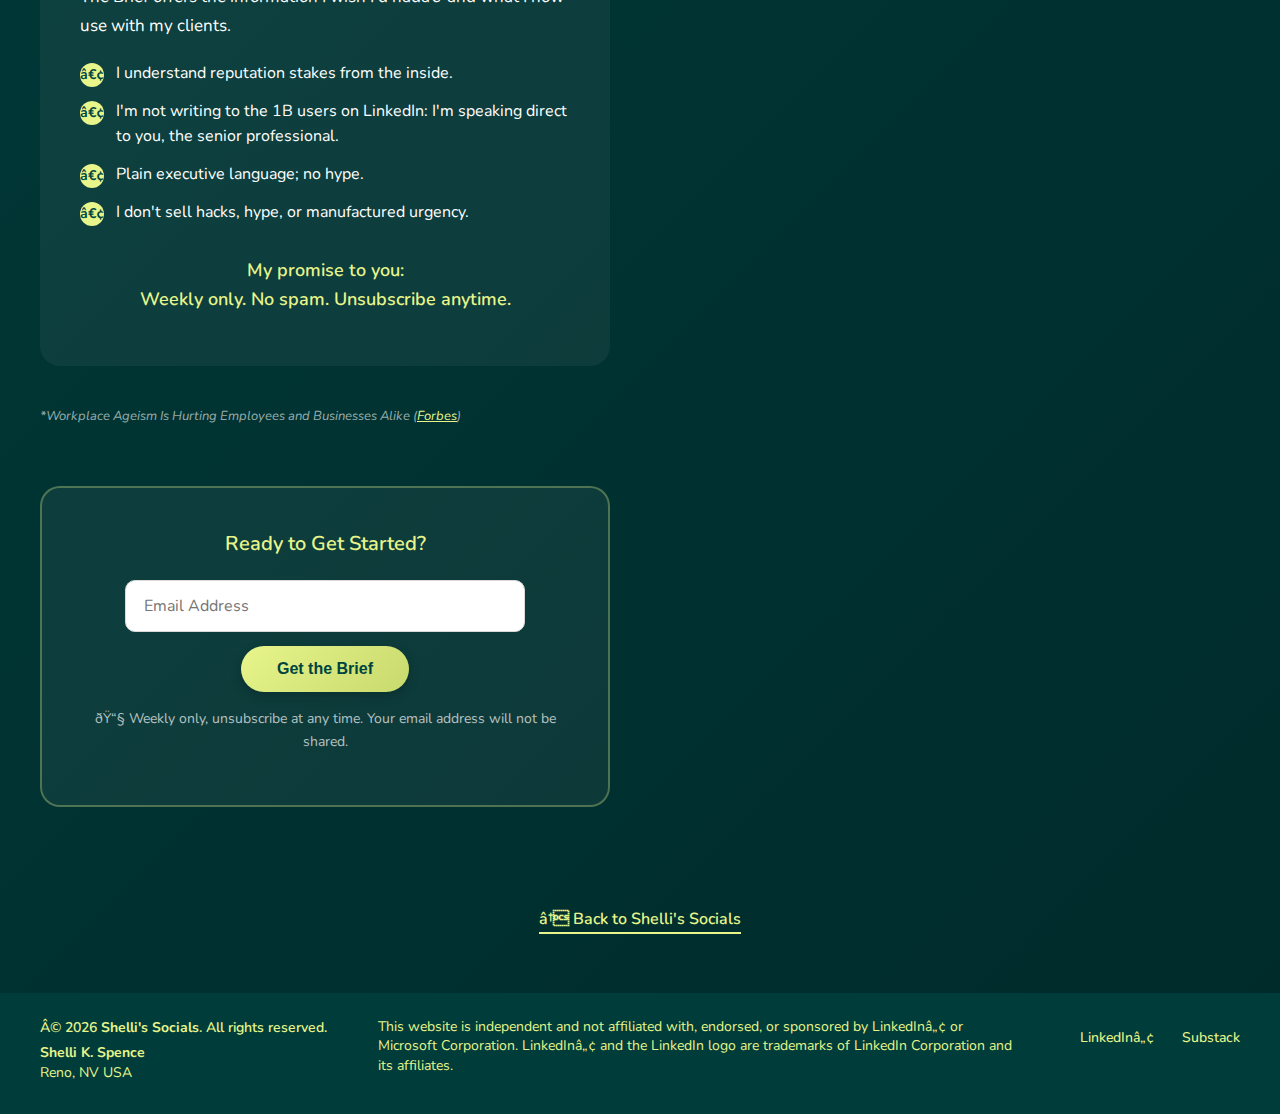
<file: brief.html>
<!DOCTYPE html>
<html lang="e
<head>
  <meta charset="UTF-8" />
  <meta name="viewport" content="width=device-width, initial-scale=1" />
  <title>The Brief – Weekly Newsletter for Executives 50+</title>
  <link rel="icon" type="image/png" href="favicon.png">
  
  <!-- Social preview -->
  <meta property="og:title" content="The Brief – Weekly Newsletter for Executives 50+">
  <meta property="og:description" content="Practical brand moves for leaders 50+ to create options for themselves, before they need them.">
  <meta property="og:image" content="images/landing-photo.png">
  <meta property="og:type" content="website">
  
  <!-- Same CSS as main site -->
  <link rel="stylesheet" href="styles.css" />
  
  <!-- Fonts -->
  <link href="https://fonts.googleapis.com/css2?family=Poppins:wght@400;500;600;700&family=Nunito:wght@300;400;500;600&display=swap" rel="stylesheet" />
  
  <style>
    /* Landing page specific styles */
    .landing-page {
      min-height: 100vh;
      background: linear-gradient(135deg, #004744 0%, #002b2b 100%);
      padding: 60px 20px;
    }
    
    .landing-container {
      max-width: 1200px;
      margin: 0 auto;
    }
    
    .landing-header {
      text-align: center;
      margin-bottom: 60px;
    }
    
    .landing-logo {
      width: 80px;
      margin: 0 auto 20px auto;
    }
    
    .landing-logo img {
      width: 100%;
      display: block;
    }
    
    .landing-kicker {
      text-transform: uppercase;
      letter-spacing: 0.22em;
      font-size: 11px;
      font-weight: 600;
      color: var(--yellow);
      margin-bottom: 16px;
    }
    
    .landing-headline {
      font-family: "Poppins", sans-serif;
      font-size: 48px;
      font-weight: 700;
      color: #ffffff;
      line-height: 1.15;
      margin-bottom: 20px;
      max-width: 900px;
      margin-left: auto;
      margin-right: auto;
    }
    
    .landing-subheadline {
      font-size: 22px;
      color: var(--yellow);
      margin-bottom: 40px;
      line-height: 1.5;
      max-width: 700px;
      margin-left: auto;
      margin-right: auto;
    }
    
    .landing-content {
      display: grid;
      grid-template-columns: 1fr 1fr;
      gap: 60px;
      align-items: start;
      margin-bottom: 60px;
    }
    
    .landing-left {
      color: #ffffff;
    }
    
    .landing-body {
      font-size: 17px;
      line-height: 1.7;
      margin-bottom: 30px;
      color: rgba(255, 255, 255, 0.95);
    }
    
    .landing-body p {
      margin-bottom: 16px;
      color: rgba(255, 255, 255, 0.95);
    }
    
    .landing-body strong {
      color: var(--yellow);
      font-weight: 600;
    }
    
    .landing-cta-section {
      background: rgba(255, 255, 255, 0.05);
      border: 2px solid rgba(231, 245, 139, 0.3);
      border-radius: 20px;
      padding: 40px;
      margin-bottom: 40px;
    }
    
    .landing-cta-heading {
      font-size: 20px;
      font-weight: 600;
      color: var(--yellow);
      margin-bottom: 20px;
      text-align: center;
    }
    
    .landing-photo-wrapper {
      position: sticky;
      top: 40px;
      max-width: 400px;
    }
    
    .landing-photo {
      background: radial-gradient(circle at top right, #0b8d78 0, #004744 60%, #002b2b 100%);
      padding: 22px;
      border-radius: 40px;
      box-shadow: 0 30px 60px rgba(0, 0, 0, 0.3);
    }
    
    .landing-photo-inner {
      border-radius: 32px;
      padding: 8px;
      background: #f3f8c3;
    }
    
    .landing-photo-inner img {
      border-radius: 28px;
      width: 100%;
      display: block;
    }
    
    .landing-photo-caption {
      text-align: center;
      margin-top: 20px;
      color: var(--yellow);
      font-size: 14px;
      font-weight: 600;
    }
    
    .benefits-section,
    .topics-section,
    .bonuses-section {
      margin-bottom: 40px;
    }
    
    .section-heading {
      font-size: 24px;
      font-weight: 700;
      color: var(--yellow);
      margin-bottom: 16px;
    }
    
    .section-intro {
      font-size: 17px;
      line-height: 1.6;
      margin-bottom: 20px;
      color: #ffffff;
    }
    
    .benefit-list,
    .topic-list,
    .bonus-list {
      list-style: none;
      padding: 0;
      margin: 0;
    }
    
    .benefit-list li,
    .topic-list li,
    .bonus-list li {
      display: flex;
      align-items: flex-start;
      gap: 12px;
      margin-bottom: 14px;
      color: #ffffff;
      font-size: 16px;
      line-height: 1.6;
    }
    
    .benefit-icon {
      width: 24px;
      height: 24px;
      background: var(--yellow);
      border-radius: 50%;
      flex-shrink: 0;
      display: flex;
      align-items: center;
      justify-content: center;
      font-weight: 700;
      color: var(--green-darker);
      margin-top: 2px;
      font-size: 14px;
    }
    
    .objections-section {
      background: rgba(255, 255, 255, 0.03);
      border-radius: 20px;
      padding: 40px;
      margin-bottom: 40px;
    }
    
    .objections-heading {
      font-size: 24px;
      font-weight: 700;
      color: var(--yellow);
      margin-bottom: 24px;
    }
    
    .objection-item {
      margin-bottom: 20px;
    }
    
    .objection-q {
      font-weight: 700;
      color: var(--yellow);
      margin-bottom: 6px;
      font-size: 16px;
    }
    
    .objection-a {
      color: #ffffff;
      font-size: 15px;
      line-height: 1.6;
    }
    
    .author-section {
      background: rgba(255, 255, 255, 0.05);
      border-radius: 20px;
      padding: 40px;
      margin-bottom: 40px;
    }
    
    .author-heading {
      font-size: 24px;
      font-weight: 700;
      color: var(--yellow);
      margin-bottom: 16px;
    }
    
    .author-intro {
      font-size: 17px;
      line-height: 1.7;
      color: #ffffff;
      margin-bottom: 20px;
    }
    
    .author-list {
      list-style: none;
      padding: 0;
      margin: 20px 0;
    }
    
    .author-list li {
      display: flex;
      align-items: flex-start;
      gap: 12px;
      margin-bottom: 12px;
      color: #ffffff;
      font-size: 16px;
      line-height: 1.6;
    }
    
    .promise {
      font-size: 18px;
      font-weight: 600;
      color: var(--yellow);
      margin-top: 30px;
      text-align: center;
    }
    
    .footnote {
      font-size: 13px;
      color: rgba(255, 255, 255, 0.6);
      margin-top: 40px;
      font-style: italic;
    }
    
    .footnote a {
      color: var(--yellow);
      text-decoration: underline;
    }
    
    .kit-form-placeholder {
      background: #ffffff;
      padding: 40px;
      border-radius: 16px;
      text-align: center;
      border: 3px dashed var(--green-mid);
      margin: 30px 0;
    }
    
    .kit-form-placeholder strong {
      display: block;
      font-size: 18px;
      margin-bottom: 16px;
      color: var(--green-darker);
    }
    
    .kit-form-placeholder p {
      font-size: 14px;
      color: var(--text-muted);
      margin-bottom: 10px;
    }
    
    .form-privacy {
      text-align: center;
      font-size: 14px;
      color: rgba(255, 255, 255, 0.7);
      margin-top: 16px;
    }
    
    .back-link {
      text-align: center;
      margin-top: 60px;
    }
    
    .back-link a {
      color: var(--yellow);
      text-decoration: none;
      font-weight: 600;
      font-size: 16px;
      border-bottom: 2px solid var(--yellow);
      padding-bottom: 2px;
    }
    
    .back-link a:hover {
      opacity: 0.8;
    }
    
    @media (max-width: 900px) {
      .landing-content {
        grid-template-columns: 1fr;
        gap: 40px;
      }
      
      .landing-photo-wrapper {
        position: static;
        max-width: 400px;
        margin: 0 auto;
      }
      
      .landing-headline {
        font-size: 36px;
      }
      
      .landing-subheadline {
        font-size: 18px;
      }
    }
  
/* Mobile nav wrap */
@media (max-width: 768px) {
  #site-header-inner {
    flex-direction: column;
    align-items: flex-start;
    gap: 14px;
    padding: 0 20px !important;
  }
  #site-nav {
    flex-wrap: wrap;
    gap: 14px !important;
    justify-content: flex-start;
  }
  #site-nav a {
    font-size: 14px !important;
    line-height: 1.2;
  }
}

</style>
<script src="https://f.convertkit.com/ckjs/ck.5.js"></script>
  <script async data-uid="47ae7db31b" src="https://shelli-spence.kit.com/47ae7db31b/index.js"></script>
</head>
<body>

<!-- HEADER / NAV -->
<header style="background: var(--green-darker); padding: 20px 0; position: sticky; top: 0; z-index: 100; box-shadow: 0 2px 10px rgba(0,0,0,0.1);">
  <div id="site-header-inner" style="max-width: 1400px; margin: 0 auto; padding: 0 40px; display: flex; justify-content: space-between; align-items: center;">
    <div style="display: flex; align-items: center; gap: 16px;">
      <div style="width: 50px;">
        <a href="index.html">
          <img src="images/logo.png" alt="Shelli's Socials logo" style="width: 100%; display: block;">
        </a>
      </div>
      <div>
        <div style="font-family: 'Poppins', sans-serif; font-size: 18px; font-weight: 700; color: var(--yellow);">Shelli's Socials</div>
        <div style="font-size: 12px; color: var(--yellow);">LinkedIn™ Coaching · Simplified Social Media</div>
      </div>
    </div>
    
    <nav id="site-nav" style="display: flex; gap: 28px; align-items: center;">
      <a href="index.html#home" style="color: var(--yellow); text-decoration: none; font-weight: 500; font-size: 15px;">Home</a>
      <a href="index.html#message" style="color: var(--yellow); text-decoration: none; font-weight: 500; font-size: 15px;">The Message</a>
      <a href="index.html#offer" style="color: var(--yellow); text-decoration: none; font-weight: 500; font-size: 15px;">The Offer</a>
      <a href="index.html#framework" style="color: var(--yellow); text-decoration: none; font-weight: 500; font-size: 15px;">The Framework</a>
      <a href="index.html#buzz" style="color: var(--yellow); text-decoration: none; font-weight: 500; font-size: 15px;">The Buzz</a>
      <a href="index.html#why" style="color: var(--yellow); text-decoration: none; font-weight: 500; font-size: 15px;">The Why</a>
      <a href="index.html#contact" style="color: var(--yellow); text-decoration: none; font-weight: 500; font-size: 15px;">Contact</a>
    </nav>
  </div>
</header>

<div class="landing-page">
  <div class="landing-container">
    
    <!-- Header -->
    <div class="landing-header">
      <div class="landing-logo">
        <a href="index.html">
          <img src="images/logo.png" alt="Shelli's Socials">
        </a>
      </div>
      
      <div class="landing-kicker">The Brief</div>
      
      <h1 class="landing-headline">
        Stay in Demand by Staying Visible: One Weekly Brief for Executives 50+
      </h1>
      
      <p class="landing-subheadline">
        Practical brand moves for leaders 50+ to create options for themselves, before they need them.
      </p>
    </div>
    
    <!-- Main Content -->
    <div class="landing-content">
      
      <!-- Left Column - Content -->
      <div class="landing-left">
        
        <!-- Opening Body -->
        <div class="landing-body">
          <p><strong>The market has shifted.</strong></p>
          
          <p>A strong resume and glowing references are no longer enough. Decision-makers increasingly vet leaders through search results and public online signals.</p>
          
          <p>At the same time, age bias is rising. A 2025 survey cited by Forbes found that <strong>99% of workers over 40 reported experiencing ageism at work*.</strong></p>
          
          <p>Facing these headwinds, senior leaders can't rely on tenure, reputation, or past roles alone to speak for themselves.</p>
          
          <p><strong>The good news:</strong> You can take control of your professional future by building a strong digital signal today.</p>
          
          <p><strong>It all starts here.</strong></p>
        </div>
        
        <!-- Primary CTA -->
        <div class="landing-cta-section">
          <div class="landing-cta-heading">Sign Up Here</div>
          
          <!-- KIT FORM -->
<form action="https://app.kit.com/forms/8933833/subscriptions" method="post" style="display:flex; flex-direction:column; align-items:center; gap:14px; width:100%; max-width:520px; margin:0 auto;">
  <input type="email" name="email_address" required
         placeholder="Email Address"
         aria-label="Email Address"
         style="width:100%; max-width:400px; padding:14px 18px; font-size:16px; border-radius:10px; border:1px solid #d9d9d9;">
<button type="submit" style="padding: 14px 36px; background: linear-gradient(135deg, #E7F58B, #c8d96d); color: #004440; font-weight: 700; border: none; border-radius: 999px; cursor: pointer; font-size: 16px; box-shadow: 0 4px 12px rgba(0,0,0,0.2); transition: all 0.3s ease;">
              Get the Brief
            </button>
</form>

          
          <p class="form-privacy">
            📧 Weekly only, unsubscribe at any time. Your email address will not be shared.
          </p>
        </div>
        
        <!-- What You'll Get -->
        <div class="benefits-section">
          <h2 class="section-heading">What You'll Get</h2>
          <p class="section-intro">No fluff. No hype. No "influencer" BS.<br>
          Every week, Shelli's Executive Brand Brief lands in your inbox with:</p>
          
          <ul class="benefit-list">
            <li>
              <span class="benefit-icon">✓</span>
              <span>Search-first tactics so opportunities can find you</span>
            </li>
            <li>
              <span class="benefit-icon">✓</span>
              <span>Scripts, templates, or tactical steps—ready to use</span>
            </li>
            <li>
              <span class="benefit-icon">✓</span>
              <span>One brand-building move you can execute in &lt; 30 minutes</span>
            </li>
            <li>
              <span class="benefit-icon">✓</span>
              <span>Positioning for leaders navigating AI, age bias, and modern vetting</span>
            </li>
            <li>
              <span class="benefit-icon">✓</span>
              <span>Thoughtful approaches that minimize conflicts of interest with your employer</span>
            </li>
          </ul>
        </div>
        
        <!-- Sample Topics -->
        <div class="topics-section">
          <h2 class="section-heading">Sample Topics</h2>
          
          <ul class="topic-list">
            <li>
              <span class="benefit-icon">→</span>
              <span>LinkedIn updates and best practices</span>
            </li>
            <li>
              <span class="benefit-icon">→</span>
              <span>Package your expertise so searchers find you</span>
            </li>
            <li>
              <span class="benefit-icon">→</span>
              <span>Turn your corporate expertise into your own business</span>
            </li>
            <li>
              <span class="benefit-icon">→</span>
              <span>Start positioning now to be ready for that future pivot</span>
            </li>
            <li>
              <span class="benefit-icon">→</span>
              <span>Build a brand without violating company social media policy</span>
            </li>
            <li>
              <span class="benefit-icon">→</span>
              <span>Five reasons LinkedIn is the highest-leverage channel for executives</span>
            </li>
          </ul>
        </div>
        
        <!-- Bonuses -->
        <div class="bonuses-section">
          <h2 class="section-heading">Bonuses</h2>
          
          <ul class="bonus-list">
            <li>
              <span class="benefit-icon">🎁</span>
              <span>Access to the growing Brief Archive (searchable)</span>
            </li>
            <li>
              <span class="benefit-icon">🎁</span>
              <span>Founding subscribers can reply to shape future Briefs</span>
            </li>
            <li>
              <span class="benefit-icon">🎁</span>
              <span>Early access to tools: custom GPT's, checklists, free offers</span>
            </li>
            <li>
              <span class="benefit-icon">🎁</span>
              <span><strong>5-minute LinkedIn Headline Audit (first 100 subscribers only)</strong></span>
            </li>
            <li>
              <span class="benefit-icon">🎁</span>
              <span>Profile Optimization Checklist, so you can start building your brand today</span>
            </li>
          </ul>
        </div>
        
        <!-- Objections -->
        <div class="objections-section">
          <h3 class="objections-heading">You Might Be Thinking...</h3>
          
          <div class="objection-item">
            <div class="objection-q">I don't have time:</div>
            <div class="objection-a">Each Brief includes one simple, actionable move.</div>
          </div>
          
          <div class="objection-item">
            <div class="objection-q">I'm not a content creator:</div>
            <div class="objection-a">You don't need to be. This is about leverage and visibility: panels, podcasts, bylines, search-optimized profiles. LinkedIn posting is optional.</div>
          </div>
          
          <div class="objection-item">
            <div class="objection-q">I hate self-promotion:</div>
            <div class="objection-a">Service-forward and case-led proof. You're sharing proof and perspective, not bragging.</div>
          </div>
          
          <div class="objection-item">
            <div class="objection-q">Why now:</div>
            <div class="objection-a">Hiring, vetting, and opportunity now flow through search and signals. Decision-makers Google you. Boards vet you on LinkedIn. Conferences find speakers through content. If you're not visible with clarity and proof, you're invisible.</div>
          </div>
        </div>
        
        <!-- Author -->
        <div class="author-section">
          <h3 class="author-heading">Who's Writing This?</h3>
          
          <p class="author-intro">
            I'm Shelli: 25+ years in mortgage operations senior leadership, including building my brand while at a tightly regulated federal employer (HUD). I've seen leaders lose visibility they could have compounded with a few focused moves each week. This Brief distills the system I use with executives who want options, invites, and influence.
          </p>
          
          <p class="author-intro">
            The Brief offers the information I wish I'd had—and what I now use with my clients.
          </p>
          
          <ul class="author-list">
            <li>
              <span class="benefit-icon">•</span>
              <span>I understand reputation stakes from the inside.</span>
            </li>
            <li>
              <span class="benefit-icon">•</span>
              <span>I'm not writing to the 1B users on LinkedIn: I'm speaking direct to you, the senior professional.</span>
            </li>
            <li>
              <span class="benefit-icon">•</span>
              <span>Plain executive language; no hype.</span>
            </li>
            <li>
              <span class="benefit-icon">•</span>
              <span>I don't sell hacks, hype, or manufactured urgency.</span>
            </li>
          </ul>
          
          <p class="promise">
            My promise to you:<br>
            Weekly only. No spam. Unsubscribe anytime.
          </p>
        </div>
        
        <!-- Footnote -->
        <div class="footnote">
          *Workplace Ageism Is Hurting Employees and Businesses Alike (<a href="https://www.forbes.com/sites/carolinecastrillon/2024/03/17/workplace-ageism-is-hurting-employees-and-businesses-alike/" target="_blank" rel="noopener">Forbes</a>)
        </div>
        
        <!-- SECOND CTA -->
        <div class="landing-cta-section" style="margin-top: 60px;">
          <div class="landing-cta-heading">Ready to Get Started?</div>
          
          <!-- KIT FORM -->
<form action="https://app.kit.com/forms/8933833/subscriptions" method="post" style="display:flex; flex-direction:column; align-items:center; gap:14px; width:100%; max-width:520px; margin:0 auto;">
  <input type="email" name="email_address" required
         placeholder="Email Address"
         aria-label="Email Address"
         style="width:100%; max-width:400px; padding:14px 18px; font-size:16px; border-radius:10px; border:1px solid #d9d9d9;">
<button type="submit" style="padding: 14px 36px; background: linear-gradient(135deg, #E7F58B, #c8d96d); color: #004440; font-weight: 700; border: none; border-radius: 999px; cursor: pointer; font-size: 16px; box-shadow: 0 4px 12px rgba(0,0,0,0.2); transition: all 0.3s ease;">
              Get the Brief
            </button>
</form>
          
          <p class="form-privacy">
            📧 Weekly only, unsubscribe at any time. Your email address will not be shared.
          </p>
        </div>
        
      </div>
      
      <!-- Right Column - Photo -->
      <div class="landing-photo-wrapper">
        <div class="landing-photo">
          <div class="landing-photo-inner">
            <img src="images/landing-photo.png" alt="Shelli Spence">
          </div>
        </div>
        <div class="landing-photo-caption">
          Shelli K. Spence<br>
          Executive Positioning Consultant
        </div>
      </div>
      
    </div>
    
    <!-- Back Link -->
    <div class="back-link">
      <a href="index.html">← Back to Shelli's Socials</a>
    </div>
    
  </div>
</div>

<!-- FOOTER / LEGAL -->
<footer>
  <div class="footer-inner">

    <!-- LEFT: COPYRIGHT + LOCATION -->
    <div class="footer-left">
      <div class="footer-left-main">
        © <span id="year"></span> <strong>Shelli's Socials</strong>. All rights reserved.
      </div>
      <div class="footer-left-extra">
        <strong>Shelli K. Spence</strong><br />
        Reno, NV USA
      </div>
    </div>

    <!-- MIDDLE: LEGAL TEXT -->
    <div class="footer-legal">
      This website is independent and not affiliated with, endorsed, or sponsored by LinkedIn™
      or Microsoft Corporation. LinkedIn™ and the LinkedIn logo are trademarks of LinkedIn
      Corporation and its affiliates.
    </div>

    <!-- RIGHT: LINKS -->
    <div class="footer-links">
      <a href="https://www.linkedin.com/in/shellikspence/" target="_blank" rel="noopener">LinkedIn™</a>
      <a href="https://substack.com/@shellikspence?utm_source=user-menu" target="_blank" rel="noopener">Substack</a>
    </div>

  </div>
</footer>

<script>
  // Current year
  document.getElementById("year").textContent = new Date().getFullYear();
</script>

</body>
</html>
</file>
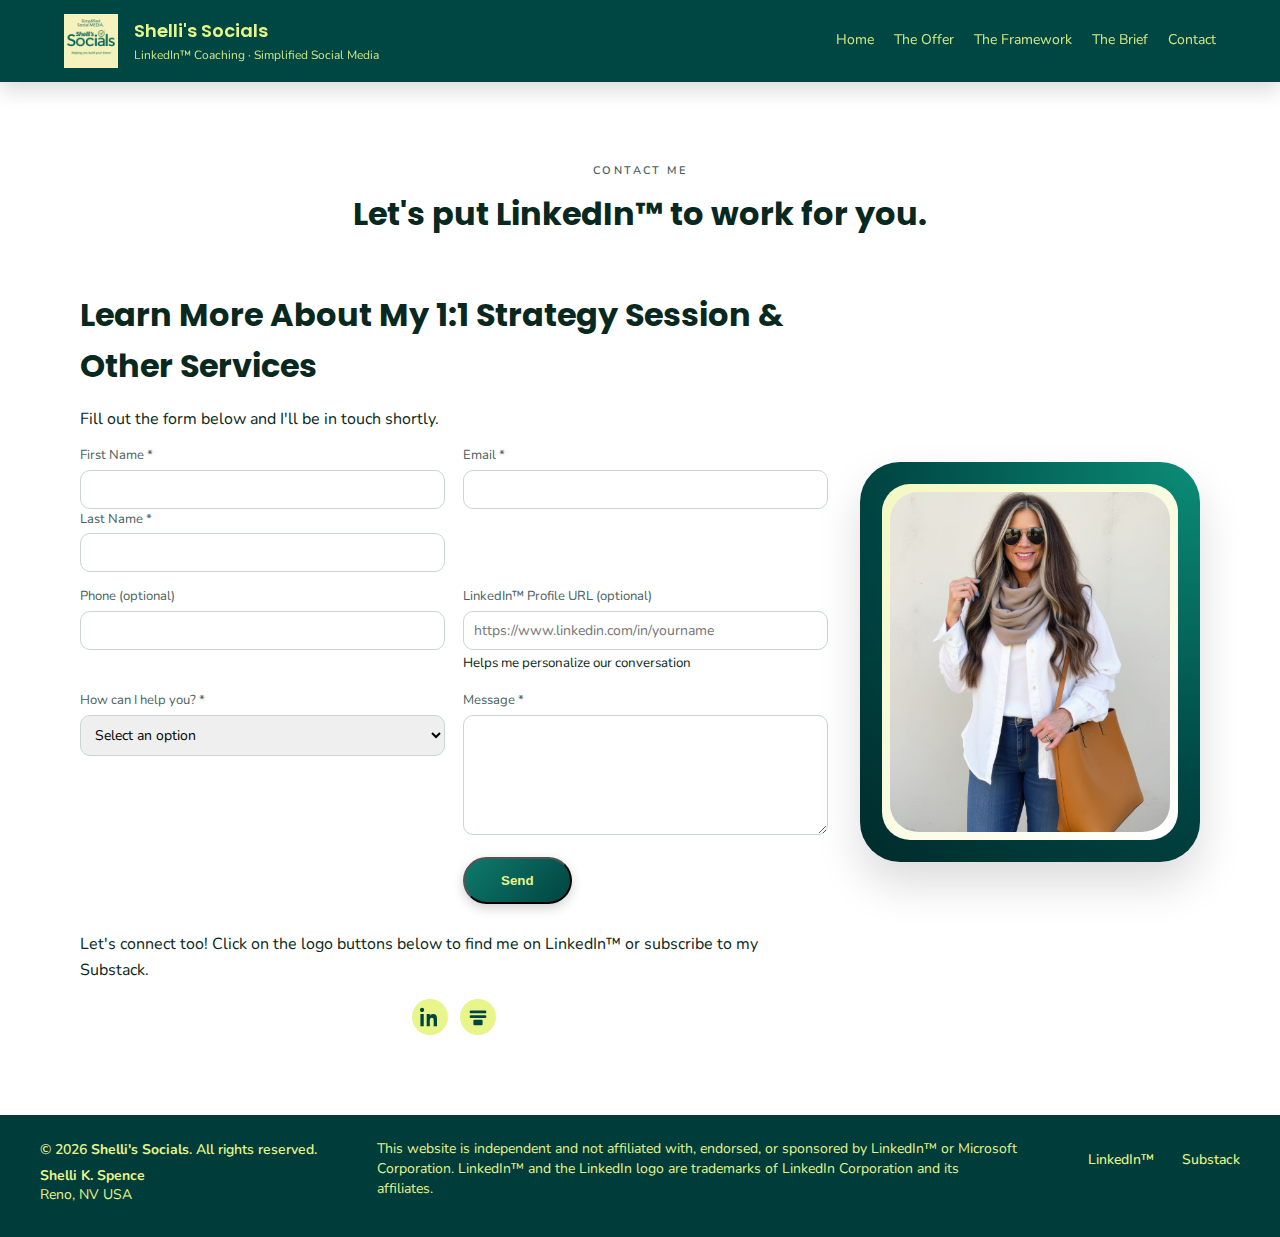
<file: contact.html>
<!DOCTYPE html>
<html lang="en">
<head>
    <link rel="icon" type="image/png" href="favicon.png">
  <meta charset="UTF-8" />
  <title>Contact – Shelli's Socials</title>
  
  <!-- Social preview -->
  <meta property="og:title" content="Contact Shelli's Socials">
  <meta property="og:description" content="Get in touch to learn more about LinkedIn™ coaching and strategy sessions.">
  <meta property="og:image" content="images/contact-photo.jpg">
  <meta property="og:type" content="website">
  <meta property="og:url" content="https://shellionsocial.com/contact">
  
  <meta name="viewport" content="width=device-width, initial-scale=1" />
  
  <!-- Fonts -->
  <link href="https://fonts.googleapis.com/css2?family=Poppins:wght@400;500;600;700&family=Nunito:wght@300;400;500;600&display=swap" rel="stylesheet" />
  
  <!-- External stylesheet -->
  <link rel="stylesheet" href="styles.css" />
  
  <style>
    /* Footer color override - make all text yellow */
    .footer-legal,
    .footer-left,
    .footer-left-main,
    .footer-left-extra {
      color: #e7f58b !important;
    }
  </style>
</head>
<body>
<div class="page-wrapper">

  <!-- HEADER / NAV -->
  <header>
    <div class="nav-bar">
      <div class="nav-left">
        <div class="logo-wrap">
          <a href="index.html">
            <img src="images/logo.png" alt="Shelli's Socials logo" />
          </a>
        </div>
        <div class="brand-text">
          <div class="brand-text-title">Shelli's Socials</div>
          <div class="brand-text-subtitle">LinkedIn™ Coaching · Simplified Social Media</div>
        </div>
      </div>

      <nav class="nav-links">
        <a href="index.html">Home</a>
        <a href="offer.html">The Offer</a>
        <a href="index.html#framework">The Framework</a>
        <a href="brief.html">The Brief</a>
        <a href="contact.html">Contact</a>
      </nav>
    </div>
  </header>

  <!-- CONTACT SECTION -->
  <section id="contact">
    <div class="section-inner">
      <div class="section-heading">Contact Me</div>
      <h2 class="section-title" style="margin-bottom: 50px;">Let's put LinkedIn™ to work for you.</h2>

      <div class="contact-layout">
        
        <!-- LEFT SIDE -->
        <div class="contact-left">
          <h2>Learn More About My 1:1 Strategy Session & Other Services</h2>
          <p>Fill out the form below and I'll be in touch shortly.</p>

          <!-- Netlify Contact Form -->
          <form name="contact" method="POST" data-netlify="true" data-netlify-recaptcha="true" netlify-honeypot="bot-field" action="/contact?success=true">
            <!-- Hidden field for spam protection -->
            <input type="hidden" name="form-name" value="contact" />
            <p style="display: none;">
              <label>Don't fill this out if you're human: <input name="bot-field" /></label>
            </p>

            <div class="form-row">
              <div class="form-field">
                <label for="firstname">First Name *</label>
                <input type="text" id="firstname" name="firstname" required />
              </div>
              <div class="form-field">
                <label for="lastname">Last Name *</label>
                <input type="text" id="lastname" name="lastname" required />
              </div>
            </div>

            <div>
              <label for="email">Email *</label>
              <input type="email" id="email" name="email" required />
            </div>

            <div>
              <label for="phone">Phone (optional)</label>
              <input type="tel" id="phone" name="phone" />
            </div>

            <div>
              <label for="linkedin">LinkedIn™ Profile URL (optional)</label>
              <input type="url" id="linkedin" name="linkedin" placeholder="https://www.linkedin.com/in/yourname" />
              <small class="field-note">Helps me personalize our conversation</small>
            </div>

            <div>
              <label for="help">How can I help you? *</label>
              <select id="help" name="help" required>
                <option value="">Select an option</option>
                <option value="strategy">Book 1-hour Strategy Intensive</option>
                <option value="cohort">Sign up for Cohort waitlist</option>
                <option value="learn">Want to learn more</option>
                <option value="brief">Sign Up for Shelli's Executive Brand Brief</option>
              </select>
            </div>

            <div>
              <label for="message">Message *</label>
              <textarea id="message" name="message" rows="5" required></textarea>
            </div>

            <!-- reCAPTCHA -->
            <div data-netlify-recaptcha="true"></div>

            <div class="button-wrapper">
              <button type="submit" class="btn-primary">Send</button>
            </div>
          </form>

          <!-- Connect Text -->
          <p class="connect-copy">
            Let's connect too!  
            Click on the logo buttons below to find me on LinkedIn™ or subscribe to my Substack.
          </p>
          
          <!-- SOCIAL ICONS -->
          <div class="socials">
            <!-- LinkedIn -->
            <a href="https://www.linkedin.com/in/shellikspence/"
               target="_blank"
               rel="noopener"
               class="icon">
              <svg viewBox="0 0 24 24" width="20" height="20">
                <path d="M4.98 3.5C4.98 4.88 3.86 6 2.5 6S0 4.88 0 3.5 
                         1.12 1 2.5 1s2.48 1.12 2.48 2.5zM.5 8.5h4V23h-4V8.5zM8 8.5h3.8v1.98h.05
                         c.53-.95 1.83-1.98 3.77-1.98 4.03 0 4.78 2.65 4.78 6.1V23h-4v-6.47
                         c0-1.54-.03-3.52-2.15-3.52-2.15 0-2.48 1.68-2.48 3.41V23H8V8.5z"
                      fill="currentColor"/>
              </svg>
            </a>

            <!-- Substack -->
            <a href="https://substack.com/@shellikspence?utm_source=user-menu"
               target="_blank"
               rel="noopener"
               class="icon">
              <svg viewBox="0 0 24 24" width="22" height="22">
                <rect x="3" y="5" width="18" height="3" rx="1" fill="currentColor"/>
                <rect x="3" y="10" width="18" height="3" rx="1" fill="currentColor"/>
                <rect x="7" y="15" width="10" height="6" rx="1" fill="currentColor"/>
              </svg>
            </a>
          </div><!-- socials -->

        </div><!-- contact-left -->

        <!-- RIGHT SIDE — PHOTO -->
        <div class="contact-right">
          <div class="contact-photo-wrap">
            <div class="contact-photo-inner">
              <img 
                src="images/contact-photo.jpg"
                alt="Shelli Spence">
            </div>
          </div>
        </div>

      </div><!-- contact-layout -->
    </div><!-- section-inner -->
  </section>

  <!-- FOOTER / LEGAL -->
  <footer>
    <div class="footer-inner">
      <!-- LEFT: COPYRIGHT + LOCATION -->
      <div class="footer-left">
        <div class="footer-left-main">
          © <span id="year"></span> <strong>Shelli's Socials</strong>. All rights reserved.
        </div>
        <div class="footer-left-extra">
          <strong>Shelli K. Spence</strong><br />
          Reno, NV USA
        </div>
      </div>

      <!-- MIDDLE: LEGAL TEXT -->
      <div class="footer-legal">
        This website is independent and not affiliated with, endorsed, or sponsored by LinkedIn™
        or Microsoft Corporation. LinkedIn™ and the LinkedIn logo are trademarks of LinkedIn
        Corporation and its affiliates.
      </div>

      <!-- RIGHT: LINKS -->
      <div class="footer-links">
        <a href="https://www.linkedin.com/in/shellikspence/" target="_blank" rel="noopener">LinkedIn™</a>
        <a href="https://substack.com/@shellikspence?utm_source=user-menu" target="_blank" rel="noopener">Substack</a>
      </div>
    </div>
  </footer>

</div>

<script>
  // Current year
  document.getElementById("year").textContent = new Date().getFullYear();
</script>

<!-- Success message after form submission -->
<script>
// Show success message after form submission
const urlParams = new URLSearchParams(window.location.search);
if (urlParams.get('success') === 'true' || window.location.search.includes('success')) {
  // Scroll to contact section
  window.scrollTo({ top: 0, behavior: 'smooth' });
  
  // Create and show success message
  const contactSection = document.getElementById('contact');
  const formContainer = contactSection.querySelector('.contact-left');
  const successMsg = document.createElement('div');
  successMsg.style.cssText = 'background: #E7F58B; color: #004440; padding: 25px; border-radius: 12px; margin: 20px 0; text-align: center; font-weight: 600; font-size: 18px; box-shadow: 0 4px 6px rgba(0,0,0,0.1);';
  successMsg.innerHTML = '✅ Thank you! Your message has been sent successfully.<br><span style="font-size: 16px; font-weight: 400; margin-top: 8px; display: block;">I\'ll be in touch with you soon!</span>';
  
  // Insert at the top of the contact form area
  formContainer.insertBefore(successMsg, formContainer.firstChild);
  
  // Hide the form
  const form = contactSection.querySelector('form');
  if (form) form.style.display = 'none';
  
  // Remove success message after 10 seconds
  setTimeout(() => {
    successMsg.remove();
    if (form) form.style.display = 'block';
  }, 10000);
}
</script>

</body>
</html>
</file>
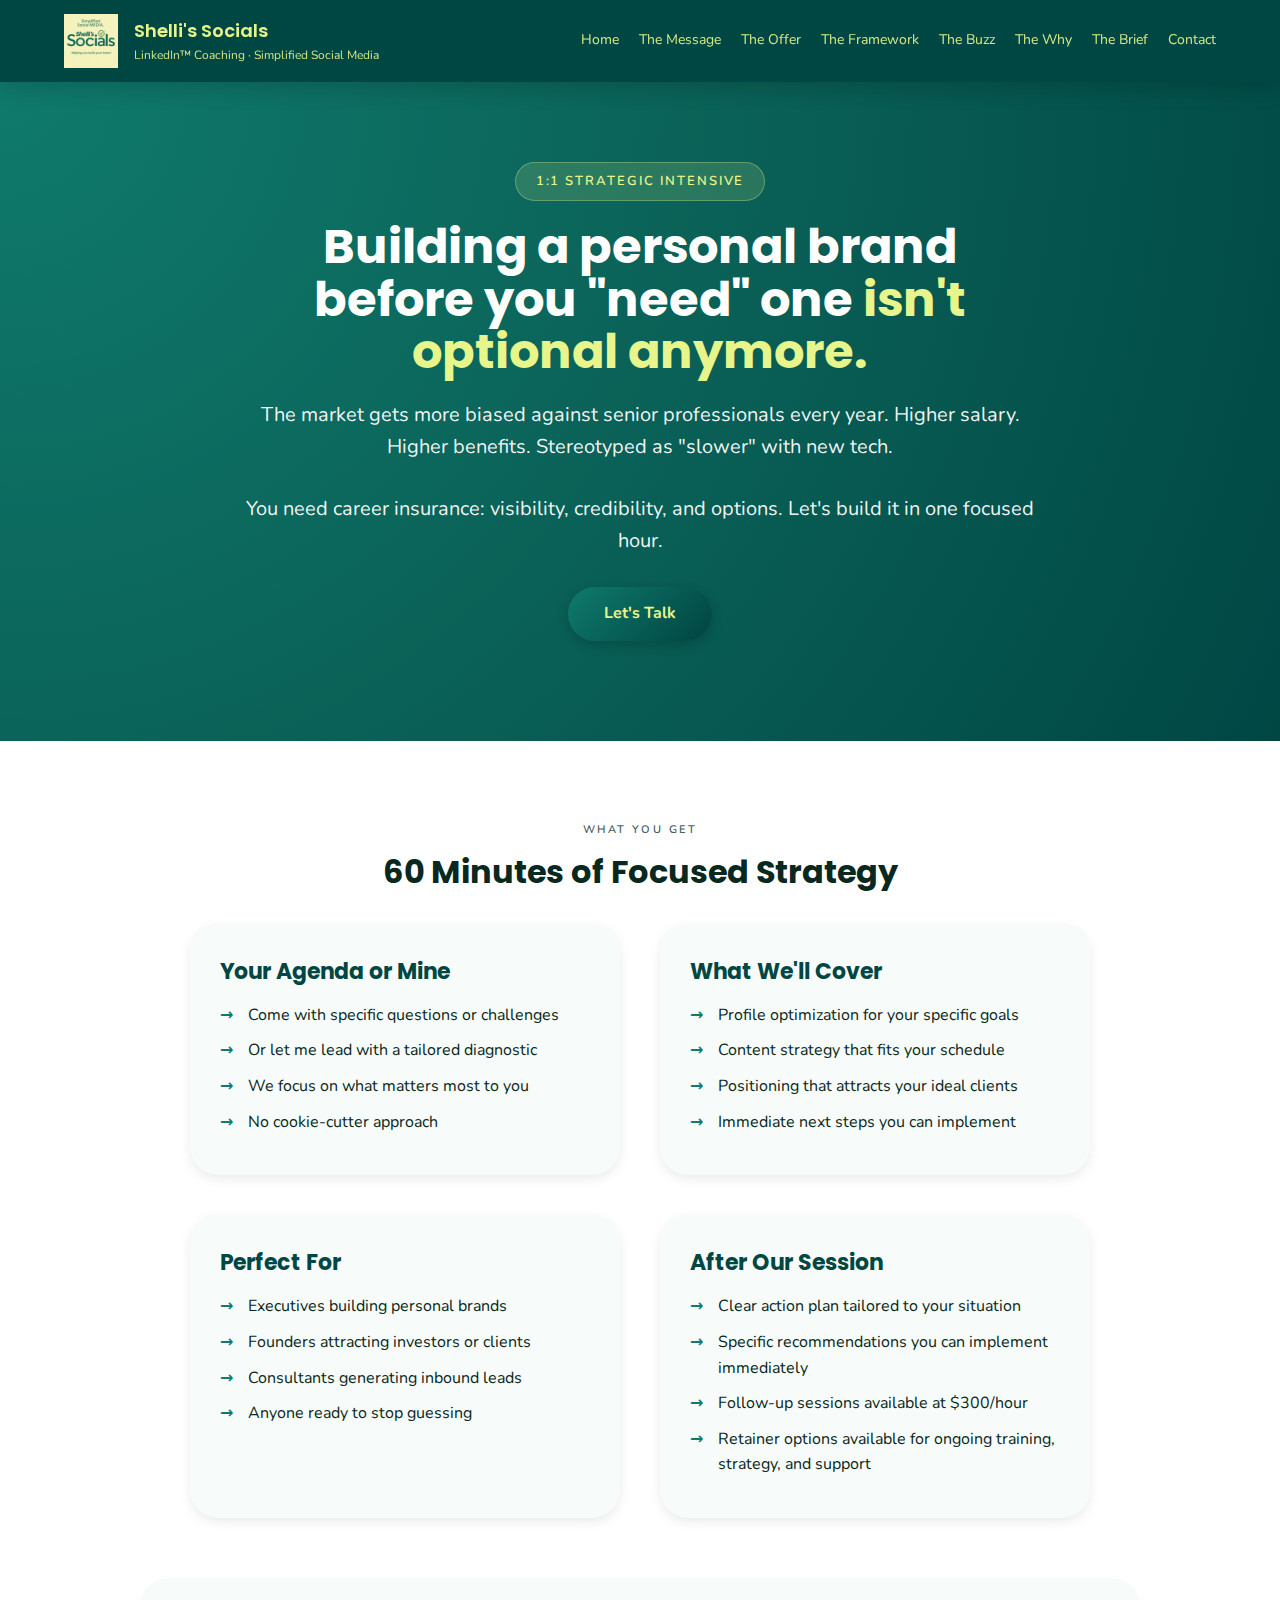
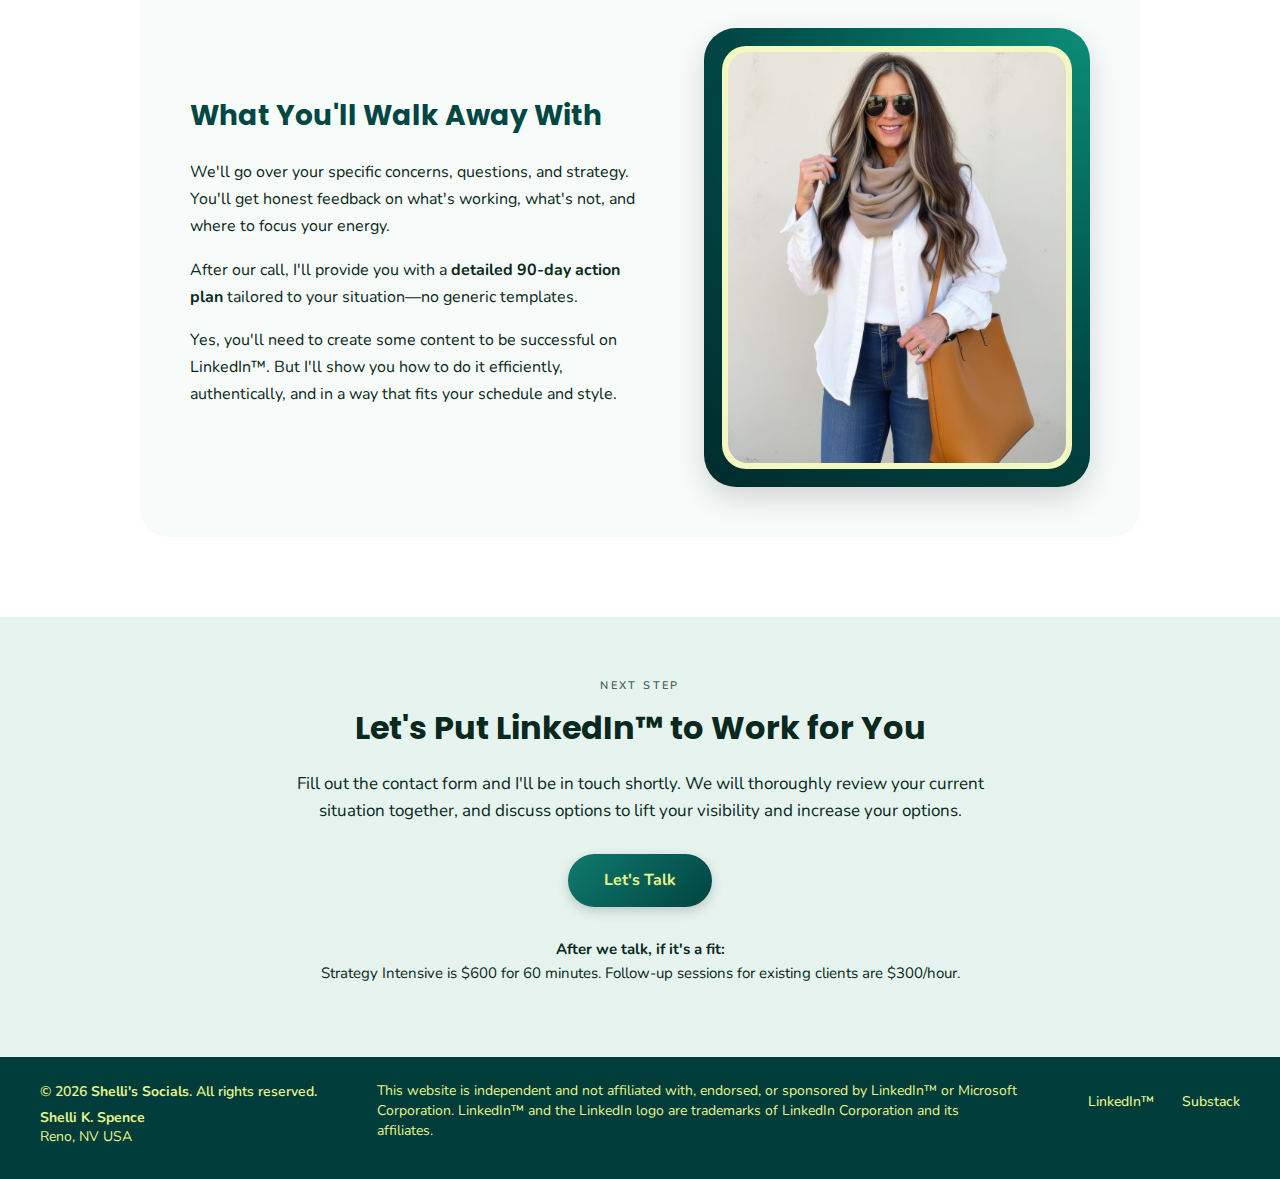
<file: intensive.html>
<!DOCTYPE html>
<html lang="en">
<head>
    <link rel="icon" type="image/png" href="favicon.png">
  <meta charset="UTF-8" />
  <title>1:1 Strategy Intensive – Shelli's Socials</title>
  
  <!-- Social preview -->
  <meta property="og:title" content="1:1 LinkedIn™ Strategy Intensive with Shelli Spence">
  <meta property="og:description" content="One focused hour to transform your LinkedIn™ presence. Diagnostic review, tailored strategy, immediate action plan.">
  <meta property="og:image" content="images/hero-photo.jpg">
  <meta property="og:type" content="website">
  <meta property="og:url" content="https://shellionsocial.com/intensive">
  
  <meta name="viewport" content="width=device-width, initial-scale=1" />
  
  <!-- Fonts -->
  <link href="https://fonts.googleapis.com/css2?family=Poppins:wght@400;500;600;700&family=Nunito:wght@300;400;500;600&display=swap" rel="stylesheet" />
  
  <!-- External stylesheet -->
  <link rel="stylesheet" href="styles.css" />
  
  <style>
    /* Page-specific overrides */
    .intensive-hero {
      background: radial-gradient(circle at top left, #0f7a6d 0, #0b6459 45%, #004744 100%);
      color: #fff;
      padding: 80px 24px 100px 24px;
    }
    
    .intensive-hero-inner {
      max-width: 800px;
      margin: 0 auto;
      text-align: center;
    }
    
    .intensive-hero h1 {
      font-size: 48px;
      line-height: 1.1;
      margin-bottom: 20px;
      color: #fff;
    }
    
    .intensive-hero .highlight {
      color: var(--yellow);
    }
    
    .intensive-hero p {
      font-size: 20px;
      color: rgba(255, 255, 255, 0.95);
      margin-bottom: 30px;
      line-height: 1.6;
    }
    
    /* Footer legal text color override */
    .footer-legal {
      color: #e7f58b;
    }
    
    /* Footer left section color override */
    .footer-left,
    .footer-left-main,
    .footer-left-extra {
      color: #e7f58b;
    }
    
    .intensive-details {
      background: #fff;
      padding: 80px 24px;
    }
    
    .details-grid {
      display: grid;
      grid-template-columns: repeat(2, 1fr);
      gap: 40px;
      max-width: 900px;
      margin: 0 auto 60px auto;
    }
    
    .detail-card {
      background: var(--offwhite);
      border-radius: var(--radius-lg);
      padding: 30px;
      box-shadow: 0 4px 12px rgba(0,0,0,0.08);
    }
    
    .detail-card h3 {
      font-size: 22px;
      margin-bottom: 14px;
      color: var(--green-darker);
    }
    
    .detail-card ul {
      list-style: none;
      padding: 0;
      margin: 0;
    }
    
    .detail-card li {
      padding-left: 28px;
      position: relative;
      margin-bottom: 10px;
      line-height: 1.6;
    }
    
    .detail-card li:before {
      content: "→";
      position: absolute;
      left: 0;
      color: var(--green-mid);
      font-weight: 700;
    }
    
    .intensive-cta-section {
      background: var(--green-light);
      padding: 60px 24px;
      text-align: center;
    }
    
    .intensive-cta-inner {
      max-width: 700px;
      margin: 0 auto;
    }
    
    .intensive-cta-inner h2 {
      font-size: 32px;
      margin-bottom: 16px;
    }
    
    .intensive-price {
      font-size: 48px;
      font-weight: 700;
      color: var(--green-darker);
      margin: 20px 0;
    }
    
    .intensive-price-note {
      font-size: 14px;
      color: var(--text-muted);
      margin-bottom: 30px;
    }
    
    @media (max-width: 768px) {
      .intensive-hero h1 {
        font-size: 36px;
      }
      
      .details-grid {
        grid-template-columns: 1fr;
      }
      
      /* Make "What You'll Walk Away With" stack on mobile */
      .intensive-details .section-inner > div[style*="grid-template-columns"] {
        display: block !important;
      }
      
      .intensive-details .section-inner > div[style*="grid-template-columns"] > div:last-child {
        margin-top: 30px;
        max-width: 300px;
        margin-left: auto;
        margin-right: auto;
      }
    }
  </style>
</head>
<body>
<div class="page-wrapper">

  <!-- HEADER / NAV -->
  <header>
    <div class="nav-bar">
      <div class="nav-left">
        <div class="logo-wrap">
          <a href="index.html">
            <img src="images/logo.png" alt="Shelli's Socials logo" />
          </a>
        </div>
        <div class="brand-text">
          <div class="brand-text-title">Shelli's Socials</div>
          <div class="brand-text-subtitle">LinkedIn™ Coaching · Simplified Social Media</div>
        </div>
      </div>

      <nav class="nav-links">
        <a href="index.html">Home</a>
        <a href="index.html#message">The Message</a>
        <a href="offer.html">The Offer</a>
        <a href="index.html#framework">The Framework</a>
        <a href="index.html#buzz">The Buzz</a>
        <a href="index.html#why">The Why</a>
        <a href="brief.html">The Brief</a>
        <a href="contact.html">Contact</a>
      </nav>
    </div>
  </header>

  <!-- HERO -->
  <section class="intensive-hero">
    <div class="intensive-hero-inner">
      <div style="display: inline-block; padding: 8px 20px; border-radius: 999px; background: rgba(231, 245, 139, 0.15); border: 1px solid rgba(231, 245, 139, 0.3); color: var(--yellow); font-size: 13px; font-weight: 600; text-transform: uppercase; letter-spacing: 0.15em; margin-bottom: 20px;">
        1:1 Strategic Intensive
      </div>
      <h1>
        Building a personal brand before you "need" one <span class="highlight">isn't optional anymore.</span>
      </h1>
      <p>
        The market gets more biased against senior professionals every year. Higher salary. Higher benefits. Stereotyped as "slower" with new tech.
      </p>
      <p>
        You need career insurance: visibility, credibility, and options. Let's build it in one focused hour.
      </p>
      <a href="contact.html" class="btn-primary" style="display: inline-block; text-decoration: none;">
        Let's Talk
      </a>
    </div>
  </section>

  <!-- DETAILS -->
  <section class="intensive-details">
    <div class="section-inner">
      <div class="section-heading">What You Get</div>
      <h2 class="section-title">60 Minutes of Focused Strategy</h2>
      
      <div class="details-grid">
        <div class="detail-card">
          <h3>Your Agenda or Mine</h3>
          <ul>
            <li>Come with specific questions or challenges</li>
            <li>Or let me lead with a tailored diagnostic</li>
            <li>We focus on what matters most to you</li>
            <li>No cookie-cutter approach</li>
          </ul>
        </div>

        <div class="detail-card">
          <h3>What We'll Cover</h3>
          <ul>
            <li>Profile optimization for your specific goals</li>
            <li>Content strategy that fits your schedule</li>
            <li>Positioning that attracts your ideal clients</li>
            <li>Immediate next steps you can implement</li>
          </ul>
        </div>

        <div class="detail-card">
          <h3>Perfect For</h3>
          <ul>
            <li>Executives building personal brands</li>
            <li>Founders attracting investors or clients</li>
            <li>Consultants generating inbound leads</li>
            <li>Anyone ready to stop guessing</li>
          </ul>
        </div>

        <div class="detail-card">
          <h3>After Our Session</h3>
          <ul>
            <li>Clear action plan tailored to your situation</li>
            <li>Specific recommendations you can implement immediately</li>
            <li>Follow-up sessions available at $300/hour</li>
            <li>Retainer options available for ongoing training, strategy, and support</li>
          </ul>
        </div>
      </div>

      <div style="max-width: 1000px; margin: 0 auto; background: var(--offwhite); border-radius: var(--radius-lg); padding: 50px; display: grid; grid-template-columns: 1.2fr 1fr; gap: 50px; align-items: center;">
        <div style="text-align: left;">
          <h3 style="font-size: 28px; margin-bottom: 20px; color: var(--green-darker);">What You'll Walk Away With</h3>
          <p style="color: var(--text-main); line-height: 1.7; margin-bottom: 16px; font-size: 16px;">
            We'll go over your specific concerns, questions, and strategy. You'll get honest feedback on what's working, what's not, and where to focus your energy.
          </p>
          <p style="color: var(--text-main); line-height: 1.7; margin-bottom: 16px; font-size: 16px;">
            After our call, I'll provide you with a <strong>detailed 90-day action plan</strong> tailored to your situation—no generic templates.
          </p>
          <p style="color: var(--text-main); line-height: 1.7; font-size: 16px;">
            Yes, you'll need to create some content to be successful on LinkedIn™. But I'll show you how to do it efficiently, authentically, and in a way that fits your schedule and style.
          </p>
        </div>
        <div>
          <div style="background: radial-gradient(circle at top right, #0b8d78 0, #004744 60%, #002b2b 100%); padding: 18px; border-radius: 32px; box-shadow: 0 12px 30px rgba(0, 0, 0, 0.15);">
            <div style="border-radius: 24px; padding: 6px; background: #f3f8c3;">
              <img src="images/contact-photo.jpg" alt="Shelli Spence" style="border-radius: 20px; width: 100%; display: block;">
            </div>
          </div>
        </div>
      </div>
    </div>
  </section>

  <!-- CTA -->
  <section id="next-step" class="intensive-cta-section">
    <div class="intensive-cta-inner">
      <div class="section-heading">Next Step</div>
      <h2>Let's Put LinkedIn™ to Work for You</h2>
      
      <p style="margin-bottom: 30px; line-height: 1.6; font-size: 17px;">
        Fill out the contact form and I'll be in touch shortly. We will thoroughly review your current situation together, and discuss options to lift your visibility and increase your options.
      </p>
      
      <a href="contact.html" class="btn-primary" style="display: inline-block; text-decoration: none; font-size: 16px; padding: 14px 36px;">
        Let's Talk
      </a>
      
      <p style="margin-top: 30px; font-size: 15px; color: var(--text-main); line-height: 1.6;">
        <strong>After we talk, if it's a fit:</strong><br>
        Strategy Intensive is $600 for 60 minutes. Follow-up sessions for existing clients are $300/hour.
      </p>
    </div>
  </section>

  <!-- FOOTER / LEGAL -->
  <footer>
    <div class="footer-inner">
      <!-- LEFT: COPYRIGHT + LOCATION -->
      <div class="footer-left">
        <div class="footer-left-main">
          © <span id="year"></span> <strong>Shelli's Socials</strong>. All rights reserved.
        </div>
        <div class="footer-left-extra">
          <strong>Shelli K. Spence</strong><br />
          Reno, NV USA
        </div>
      </div>

      <!-- MIDDLE: LEGAL TEXT -->
      <div class="footer-legal">
        This website is independent and not affiliated with, endorsed, or sponsored by LinkedIn™
        or Microsoft Corporation. LinkedIn™ and the LinkedIn logo are trademarks of LinkedIn
        Corporation and its affiliates.
      </div>

      <!-- RIGHT: LINKS -->
      <div class="footer-links">
        <a href="https://www.linkedin.com/in/shellikspence/" target="_blank" rel="noopener">LinkedIn™</a>
        <a href="https://substack.com/@shellikspence?utm_source=user-menu" target="_blank" rel="noopener">Substack</a>
      </div>
    </div>
  </footer>

</div>

<script>
  // Current year
  document.getElementById("year").textContent = new Date().getFullYear();
  
  // Smooth scroll for anchor links
  document.querySelectorAll('a[href^="#"]').forEach(anchor => {
    anchor.addEventListener('click', function (e) {
      e.preventDefault();
      const target = document.querySelector(this.getAttribute('href'));
      if (target) {
        target.scrollIntoView({ behavior: 'smooth', block: 'start' });
      }
    });
  });
</script>

</body>
</html>
</file>
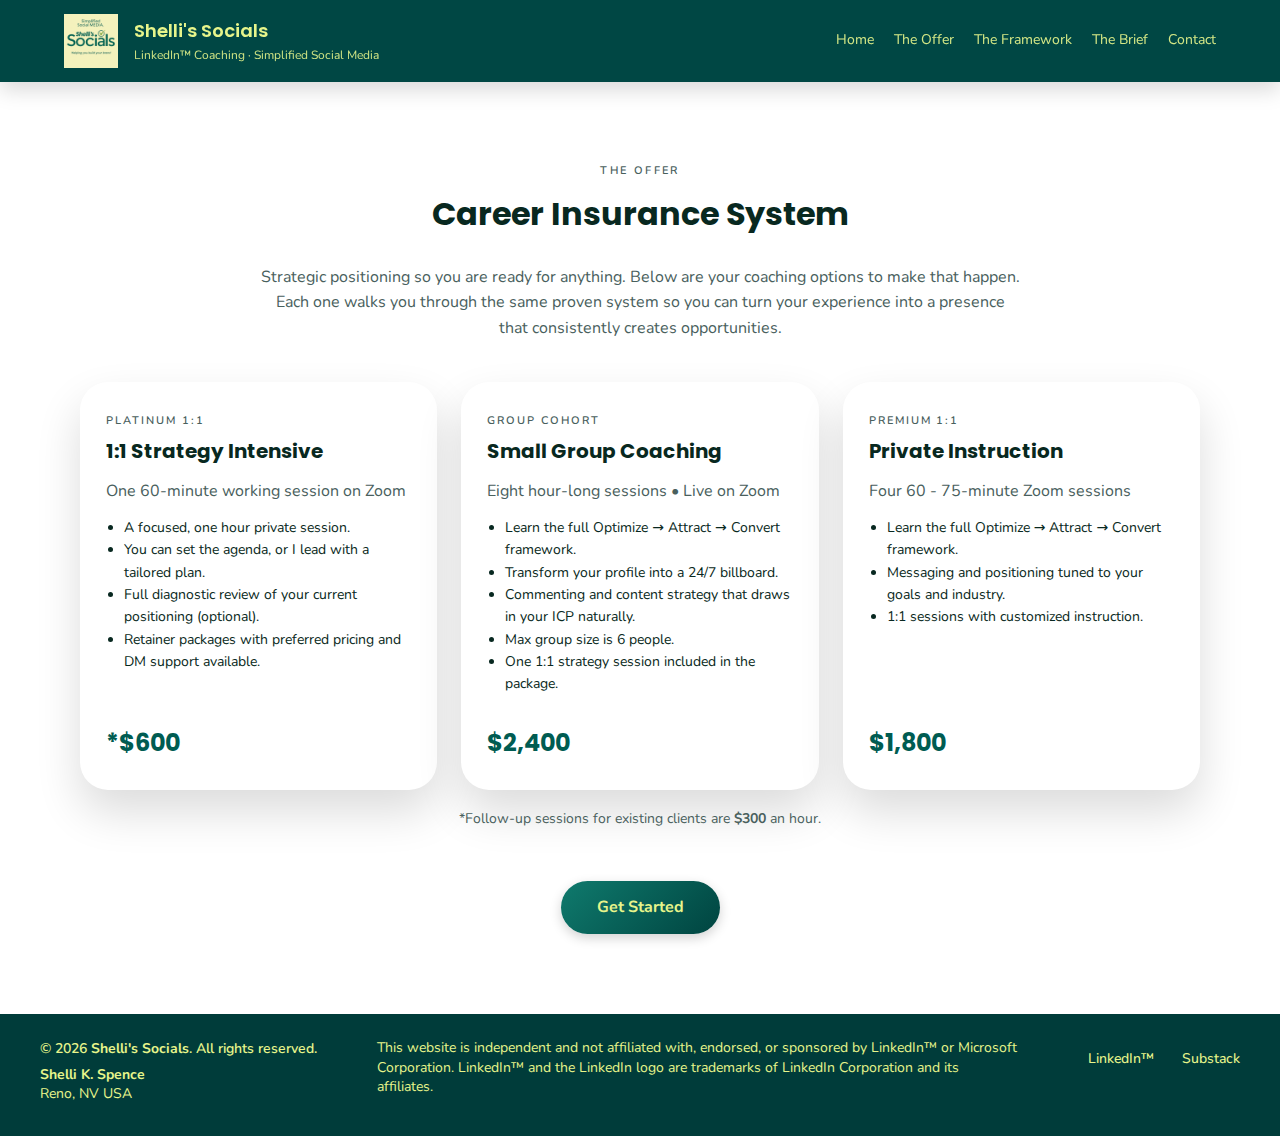
<file: offer.html>
<!DOCTYPE html>
<html lang="en">
<head>
    <link rel="icon" type="image/png" href="favicon.png">
  <meta charset="UTF-8" />
  <title>The Offer – Shelli's Socials</title>
  
  <!-- Social preview -->
  <meta property="og:title" content="LinkedIn™ Coaching Services – Shelli's Socials">
  <meta property="og:description" content="Transform your LinkedIn™ presence with proven coaching: 1:1 Strategy Intensive, Group Cohort, or Private Instruction.">
  <meta property="og:image" content="images/hero-photo.jpg">
  <meta property="og:type" content="website">
  <meta property="og:url" content="https://shellionsocial.com/offer">
  
  <meta name="viewport" content="width=device-width, initial-scale=1" />
  
  <!-- Fonts -->
  <link href="https://fonts.googleapis.com/css2?family=Poppins:wght@400;500;600;700&family=Nunito:wght@300;400;500;600&display=swap" rel="stylesheet" />
  
  <!-- External stylesheet -->
  <link rel="stylesheet" href="styles.css" />
  
  <style>
    /* Footer color override - make all text yellow */
    .footer-legal,
    .footer-left,
    .footer-left-main,
    .footer-left-extra {
      color: #e7f58b !important;
    }
  </style>
</head>
<body>
<div class="page-wrapper">

  <!-- HEADER / NAV -->
  <header>
    <div class="nav-bar">
      <div class="nav-left">
        <div class="logo-wrap">
          <a href="index.html">
            <img src="images/logo.png" alt="Shelli's Socials logo" />
          </a>
        </div>
        <div class="brand-text">
          <div class="brand-text-title">Shelli's Socials</div>
          <div class="brand-text-subtitle">LinkedIn™ Coaching · Simplified Social Media</div>
        </div>
      </div>

      <nav class="nav-links">
        <a href="index.html">Home</a>
        <a href="offer.html">The Offer</a>
        <a href="index.html#framework">The Framework</a>
        <a href="brief.html">The Brief</a>
        <a href="contact.html">Contact</a>
      </nav>
    </div>
  </header>

  <!-- THE OFFER -->
  <section id="offer" style="background: #ffffff; padding: 80px 24px;">
    <div class="section-inner">
      <div class="section-heading">The Offer</div>
      <h2 class="section-title">Career Insurance System</h2>
      <p class="muted" style="text-align:center; max-width:760px; margin:0 auto 40px auto;">
        Strategic positioning so you are ready for anything. Below are your coaching options to make that happen. Each one walks you through the same proven system so you can turn your experience into a presence that consistently creates opportunities.
      </p>

      <div class="pricing-grid">
        
        <!-- Platinum 1:1 -->
        <article class="pricing-card">
          <div>
            <div class="pricing-label">Platinum 1:1</div>
            <h3 class="pricing-title">1:1 Strategy Intensive</h3>
            <p class="muted">One 60-minute working session on Zoom</p>
            <ul class="pricing-list">
              <li>A focused, one hour private session.</li>
              <li>You can set the agenda, or I lead with a tailored plan.</li>
              <li>Full diagnostic review of your current positioning (optional).</li>
              <li>Retainer packages with preferred pricing and DM support available.</li>
            </ul>
          </div>
          <div class="pricing-price">*$600</div>
        </article>

        <!-- Group Cohort -->
        <article class="pricing-card">
          <div>
            <div class="pricing-label">Group Cohort</div>
            <h3 class="pricing-title">Small&nbsp;Group&nbsp;Coaching&nbsp;</h3>
            <p class="muted">Eight hour-long sessions • Live on Zoom</p>
            <ul class="pricing-list">
              <li>Learn the full Optimize → Attract → Convert framework.</li>
              <li>Transform your profile into a 24/7 billboard.</li>
              <li>Commenting and content strategy that draws in your ICP naturally.</li>
              <li>Max group size is 6 people.</li>
              <li>One 1:1 strategy session included in the package.</li>
            </ul>
          </div>
          <div class="pricing-price">$2,400</div>
        </article>

        <!-- Premium 1:1 -->
        <article class="pricing-card">
          <div>
            <div class="pricing-label">Premium 1:1</div>
            <h3 class="pricing-title">Private Instruction</h3>
            <p class="muted">Four 60 - 75-minute Zoom sessions</p>
            <ul class="pricing-list">
              <li>Learn the full Optimize → Attract → Convert framework.</li>
              <li>Messaging and positioning tuned to your goals and industry.</li>
              <li>1:1 sessions with customized instruction.</li>
            </ul>
          </div>
          <div class="pricing-price">$1,800</div>
        </article>
      </div>
      
      <p class="pricing-footnote">
        *Follow-up sessions for existing clients are <strong class="highlight-strong">$300</strong> an hour.
      </p>

      <!-- CTA Button -->
      <div style="text-align: center; margin-top: 50px;">
        <a href="contact.html" class="btn-primary" style="display: inline-block; text-decoration: none;">
          Get Started
        </a>
      </div>
    </div>
  </section>

  <!-- FOOTER / LEGAL -->
  <footer>
    <div class="footer-inner">
      <!-- LEFT: COPYRIGHT + LOCATION -->
      <div class="footer-left">
        <div class="footer-left-main">
          © <span id="year"></span> <strong>Shelli's Socials</strong>. All rights reserved.
        </div>
        <div class="footer-left-extra">
          <strong>Shelli K. Spence</strong><br />
          Reno, NV USA
        </div>
      </div>

      <!-- MIDDLE: LEGAL TEXT -->
      <div class="footer-legal">
        This website is independent and not affiliated with, endorsed, or sponsored by LinkedIn™
        or Microsoft Corporation. LinkedIn™ and the LinkedIn logo are trademarks of LinkedIn
        Corporation and its affiliates.
      </div>

      <!-- RIGHT: LINKS -->
      <div class="footer-links">
        <a href="https://www.linkedin.com/in/shellikspence/" target="_blank" rel="noopener">LinkedIn™</a>
        <a href="https://substack.com/@shellikspence?utm_source=user-menu" target="_blank" rel="noopener">Substack</a>
      </div>
    </div>
  </footer>

</div>

<script>
  // Current year
  document.getElementById("year").textContent = new Date().getFullYear();
</script>

</body>
</html>
</file>
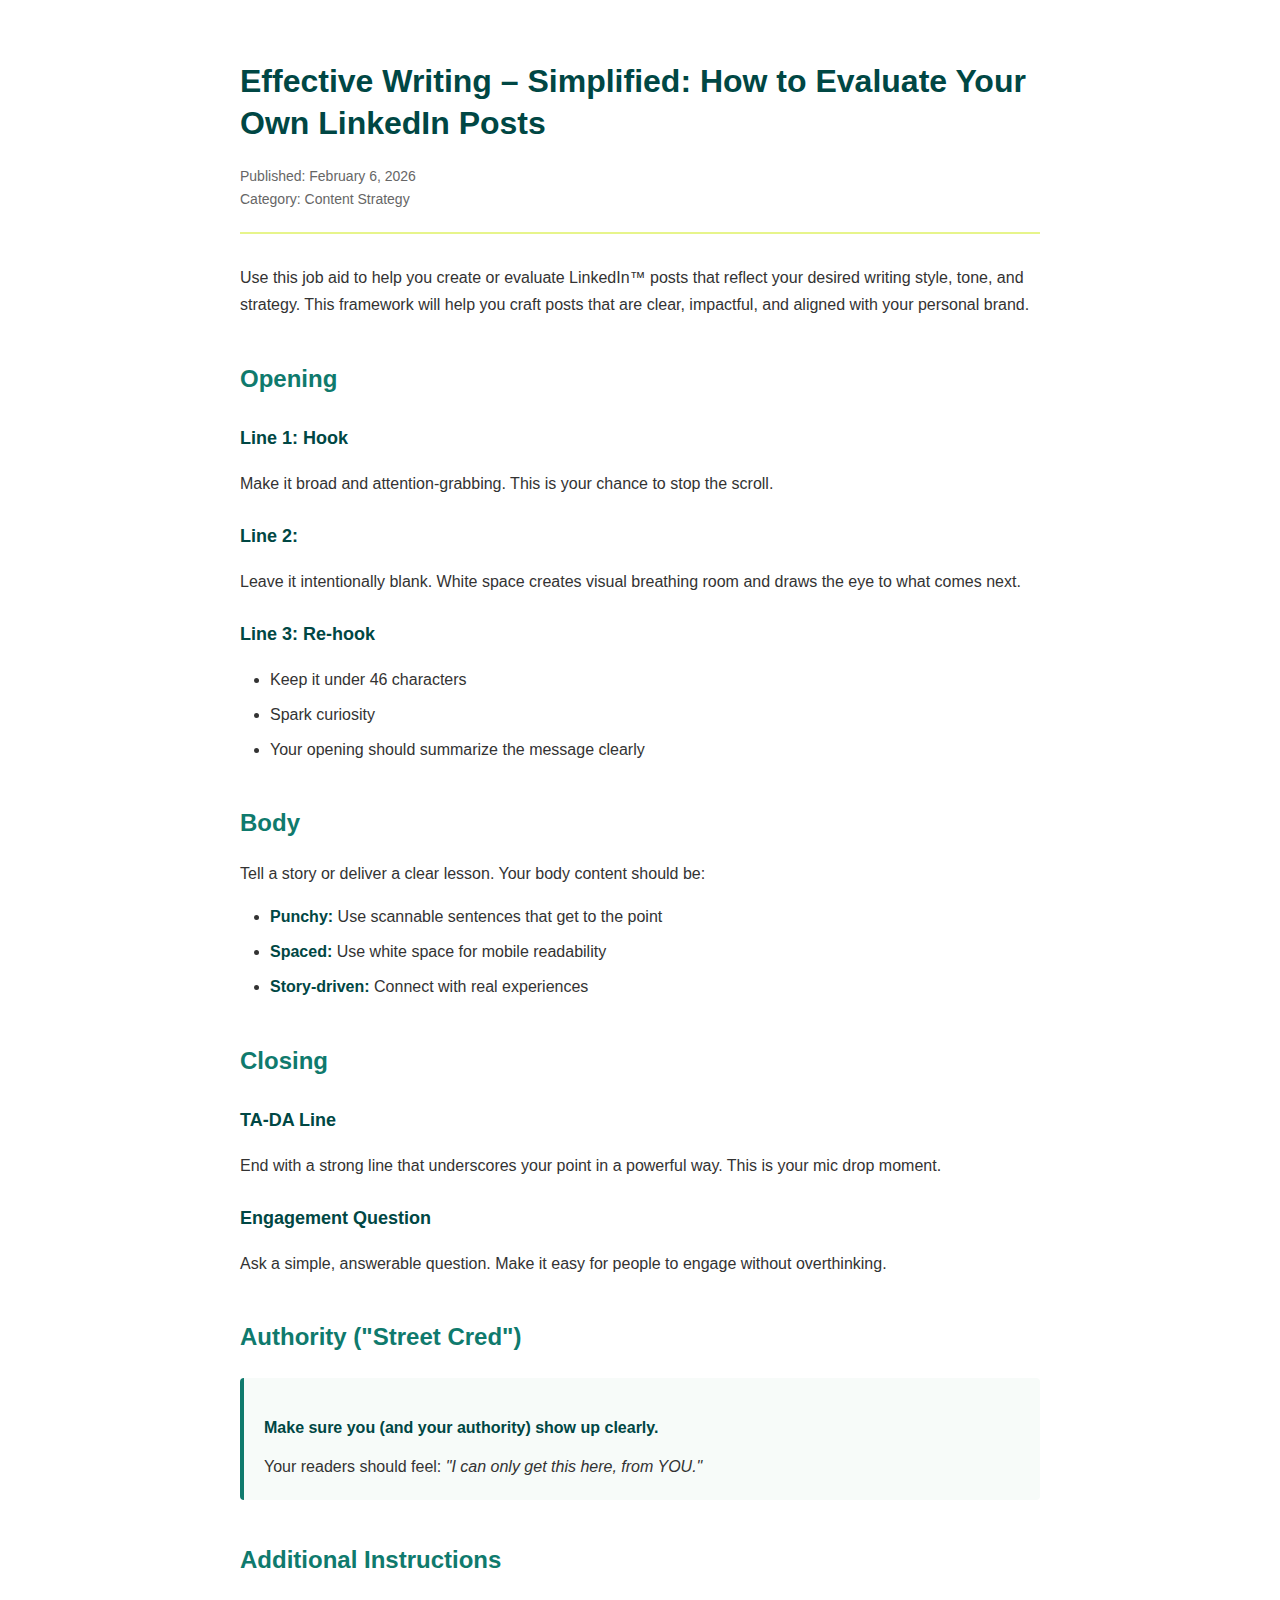
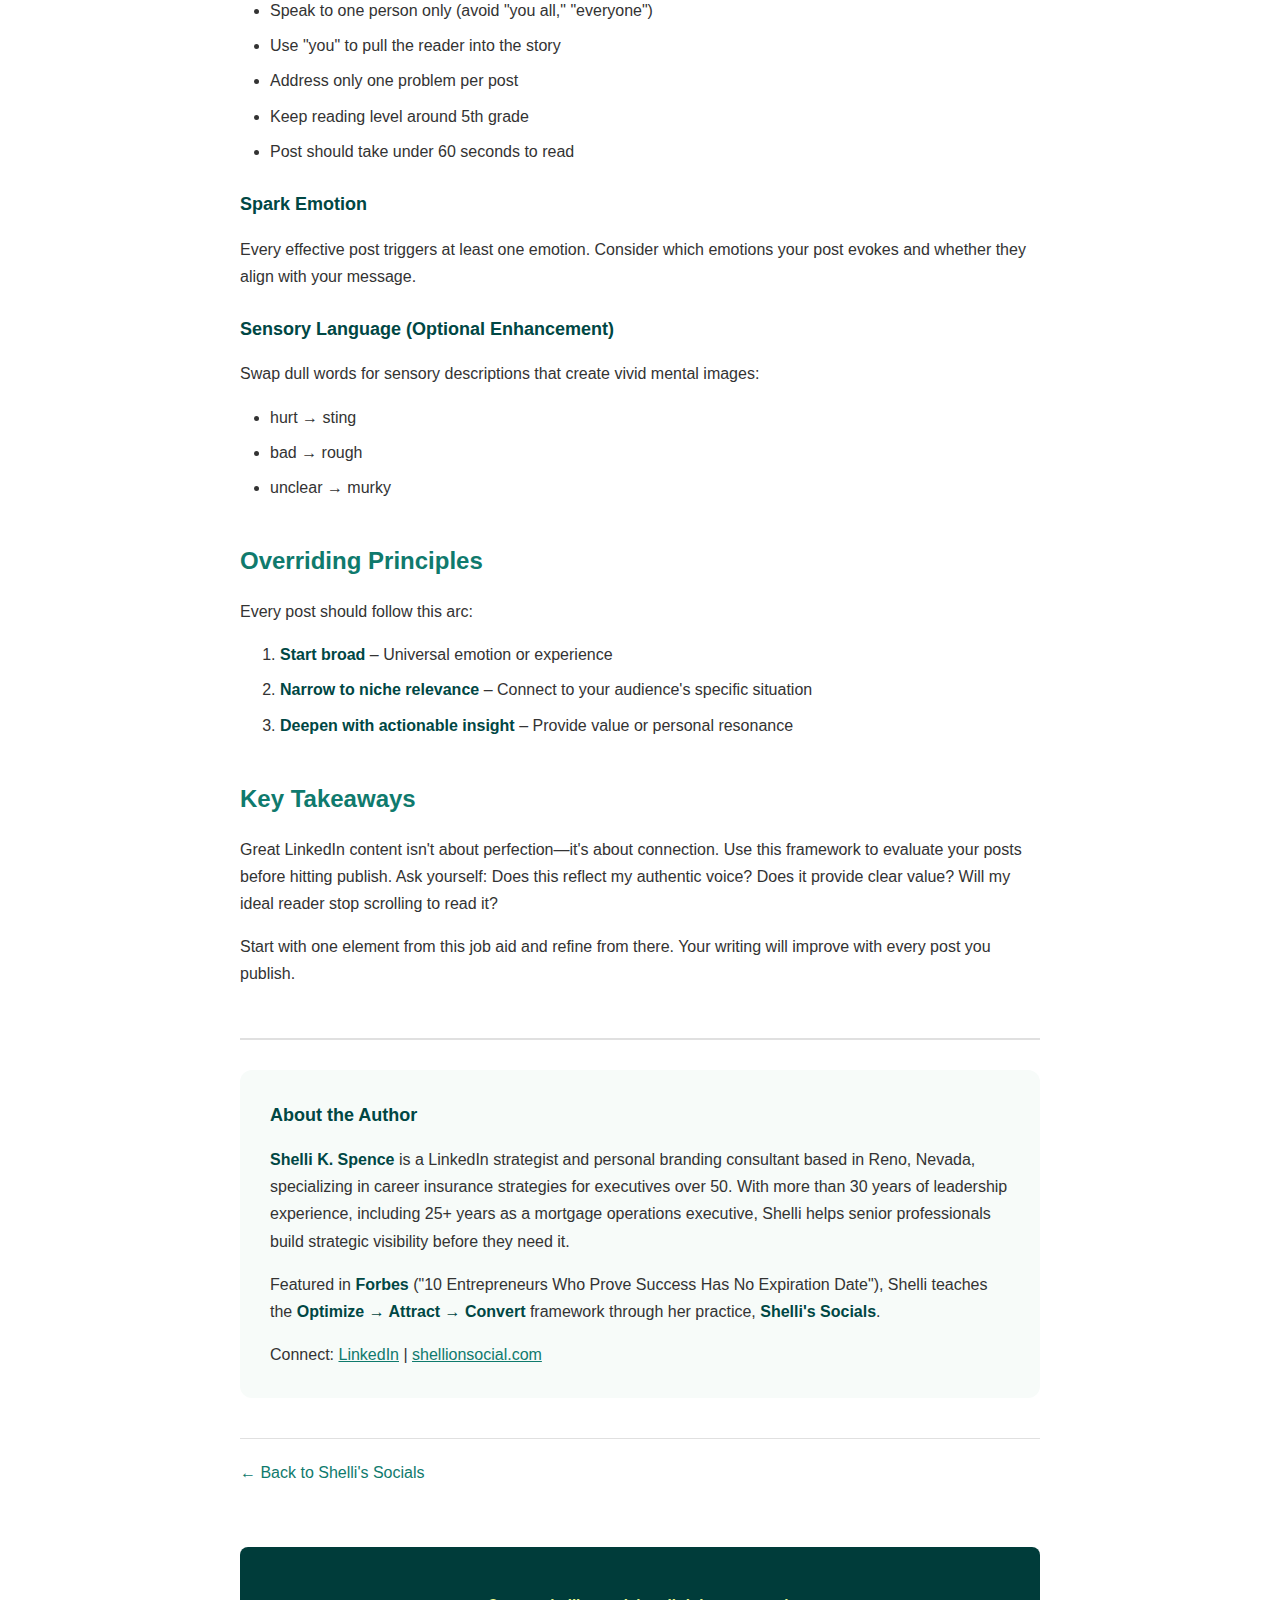
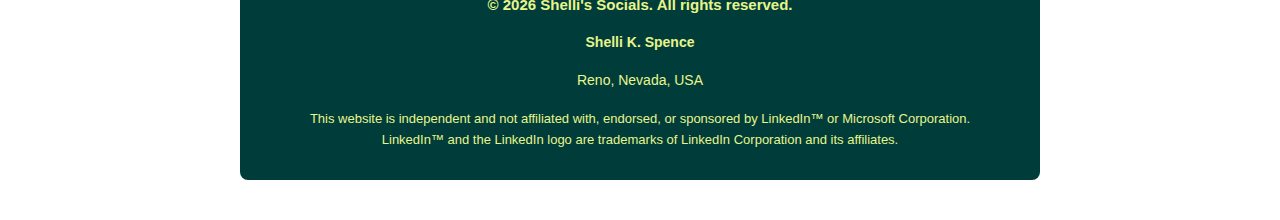
<file: RESOURCES/effective-writing-linkedin-posts.html>
<!DOCTYPE html>
<html lang="en">
<head>
  <meta charset="UTF-8">
  <meta name="viewport" content="width=device-width, initial-scale=1.0">
  <title>Effective Writing – Simplified: How to Evaluate Your Own LinkedIn Posts | Shelli's Socials</title>
  
  <meta name="description" content="A practical job aid to help you create clear, impactful LinkedIn posts that reflect your personal brand and writing style.">
  <meta name="keywords" content="LinkedIn writing, content strategy, LinkedIn posts, personal branding, social media writing">
  
  <style>
    body {
      font-family: -apple-system, BlinkMacSystemFont, "Segoe UI", Arial, sans-serif;
      line-height: 1.7;
      max-width: 800px;
      margin: 0 auto;
      padding: 40px 20px;
      color: #333;
      background: #fff;
    }
    
    h1 {
      font-size: 32px;
      margin-bottom: 20px;
      color: #004744;
      line-height: 1.3;
    }
    
    .meta {
      color: #666;
      font-size: 14px;
      margin-bottom: 30px;
      padding-bottom: 20px;
      border-bottom: 2px solid #e7f58b;
    }
    
    h2 {
      font-size: 24px;
      margin-top: 40px;
      margin-bottom: 16px;
      color: #0f7a6d;
    }
    
    h3 {
      font-size: 18px;
      margin-top: 24px;
      margin-bottom: 12px;
      color: #004744;
    }
    
    p {
      margin-bottom: 16px;
    }
    
    ul {
      margin-bottom: 16px;
      padding-left: 30px;
    }
    
    li {
      margin-bottom: 8px;
    }
    
    strong {
      color: #004744;
      font-weight: 600;
    }
    
    .back-link {
      margin-top: 40px;
      padding-top: 20px;
      border-top: 1px solid #e0e0e0;
    }
    
    .back-link a {
      color: #0f7a6d;
      text-decoration: none;
      font-weight: 500;
    }
    
    .back-link a:hover {
      text-decoration: underline;
    }
    
    .highlight-box {
      background: #f7fbf9;
      border-left: 4px solid #0f7a6d;
      padding: 20px;
      margin: 20px 0;
      border-radius: 4px;
    }
  </style>
</head>
<body>

  <h1>Effective Writing – Simplified: How to Evaluate Your Own LinkedIn Posts</h1>
  
  <div class="meta">
    Published: February 6, 2026<br>
    Category: Content Strategy
  </div>

  <p>
    Use this job aid to help you create or evaluate LinkedIn™ posts that reflect your desired writing style, tone, and strategy. This framework will help you craft posts that are clear, impactful, and aligned with your personal brand.
  </p>

  <h2>Opening</h2>
  
  <h3>Line 1: Hook</h3>
  <p>
    Make it broad and attention-grabbing. This is your chance to stop the scroll.
  </p>

  <h3>Line 2:</h3>
  <p>
    Leave it intentionally blank. White space creates visual breathing room and draws the eye to what comes next.
  </p>

  <h3>Line 3: Re-hook</h3>
  <ul>
    <li>Keep it under 46 characters</li>
    <li>Spark curiosity</li>
    <li>Your opening should summarize the message clearly</li>
  </ul>

  <h2>Body</h2>
  <p>
    Tell a story or deliver a clear lesson. Your body content should be:
  </p>
  <ul>
    <li><strong>Punchy:</strong> Use scannable sentences that get to the point</li>
    <li><strong>Spaced:</strong> Use white space for mobile readability</li>
    <li><strong>Story-driven:</strong> Connect with real experiences</li>
  </ul>

  <h2>Closing</h2>
  
  <h3>TA-DA Line</h3>
  <p>
    End with a strong line that underscores your point in a powerful way. This is your mic drop moment.
  </p>

  <h3>Engagement Question</h3>
  <p>
    Ask a simple, answerable question. Make it easy for people to engage without overthinking.
  </p>

  <h2>Authority ("Street Cred")</h2>
  <div class="highlight-box">
    <p style="margin-bottom: 0;">
      <strong>Make sure you (and your authority) show up clearly.</strong>
    </p>
    <p style="margin-top: 12px; margin-bottom: 0;">
      Your readers should feel: <em>"I can only get this here, from YOU."</em>
    </p>
  </div>

  <h2>Additional Instructions</h2>
  <ul>
    <li>Speak to one person only (avoid "you all," "everyone")</li>
    <li>Use "you" to pull the reader into the story</li>
    <li>Address only one problem per post</li>
    <li>Keep reading level around 5th grade</li>
    <li>Post should take under 60 seconds to read</li>
  </ul>

  <h3>Spark Emotion</h3>
  <p>
    Every effective post triggers at least one emotion. Consider which emotions your post evokes and whether they align with your message.
  </p>

  <h3>Sensory Language (Optional Enhancement)</h3>
  <p>
    Swap dull words for sensory descriptions that create vivid mental images:
  </p>
  <ul>
    <li>hurt → sting</li>
    <li>bad → rough</li>
    <li>unclear → murky</li>
  </ul>

  <h2>Overriding Principles</h2>
  <p>
    Every post should follow this arc:
  </p>
  <ol>
    <li><strong>Start broad</strong> – Universal emotion or experience</li>
    <li><strong>Narrow to niche relevance</strong> – Connect to your audience's specific situation</li>
    <li><strong>Deepen with actionable insight</strong> – Provide value or personal resonance</li>
  </ol>

  <h2>Key Takeaways</h2>
  <p>
    Great LinkedIn content isn't about perfection—it's about connection. Use this framework to evaluate your posts before hitting publish. Ask yourself: Does this reflect my authentic voice? Does it provide clear value? Will my ideal reader stop scrolling to read it?
  </p>
  
  <p>
    Start with one element from this job aid and refine from there. Your writing will improve with every post you publish.
  </p>

  <!-- ABOUT THE AUTHOR -->
  <hr style="margin: 50px 0 30px 0; border: none; border-top: 2px solid #e0e0e0;">
  
  <div style="background: #f7fbf9; padding: 30px; border-radius: 12px; margin-bottom: 40px;">
    <h3 style="margin-top: 0; margin-bottom: 16px; color: #004744;">About the Author</h3>
    <p style="margin-bottom: 12px;">
      <strong>Shelli K. Spence</strong> is a LinkedIn strategist and personal branding consultant based in Reno, Nevada, specializing in career insurance strategies for executives over 50. With more than 30 years of leadership experience, including 25+ years as a mortgage operations executive, Shelli helps senior professionals build strategic visibility before they need it.
    </p>
    <p style="margin-bottom: 12px;">
      Featured in <strong>Forbes</strong> ("10 Entrepreneurs Who Prove Success Has No Expiration Date"), Shelli teaches the <strong>Optimize → Attract → Convert</strong> framework through her practice, <strong>Shelli's Socials</strong>.
    </p>
    <p style="margin-bottom: 0;">
      Connect: <a href="https://www.linkedin.com/in/shellikspence/" target="_blank" rel="noopener" style="color: #0f7a6d;">LinkedIn</a> | 
      <a href="https://shellionsocial.com" target="_blank" style="color: #0f7a6d;">shellionsocial.com</a>
    </p>
  </div>

  <div class="back-link">
    <a href="../index.html">← Back to Shelli's Socials</a>
  </div>

  <!-- FOOTER -->
  <footer style="margin-top: 60px; padding: 30px 20px; background-color: #003c3a; border-radius: 8px; text-align: center;">
    <p style="margin-bottom: 12px; font-weight: 600; color: #e7f58b; font-size: 15px;">
      © <span id="year">2026</span> Shelli's Socials. All rights reserved.
    </p>
    <p style="margin-bottom: 12px; font-size: 14px; color: #e7f58b; font-weight: 600;">
      Shelli K. Spence
    </p>
    <p style="margin-bottom: 16px; font-size: 14px; color: #e7f58b;">
      Reno, Nevada, USA
    </p>
    <p style="font-size: 13px; line-height: 1.6; max-width: 700px; margin: 0 auto; color: #e7f58b;">
      This website is independent and not affiliated with, endorsed, or sponsored by LinkedIn™ or Microsoft Corporation. LinkedIn™ and the LinkedIn logo are trademarks of LinkedIn Corporation and its affiliates.
    </p>
  </footer>

  <script>
    // Current year
    document.getElementById("year").textContent = new Date().getFullYear();
  </script>

</body>
</html>
</file>
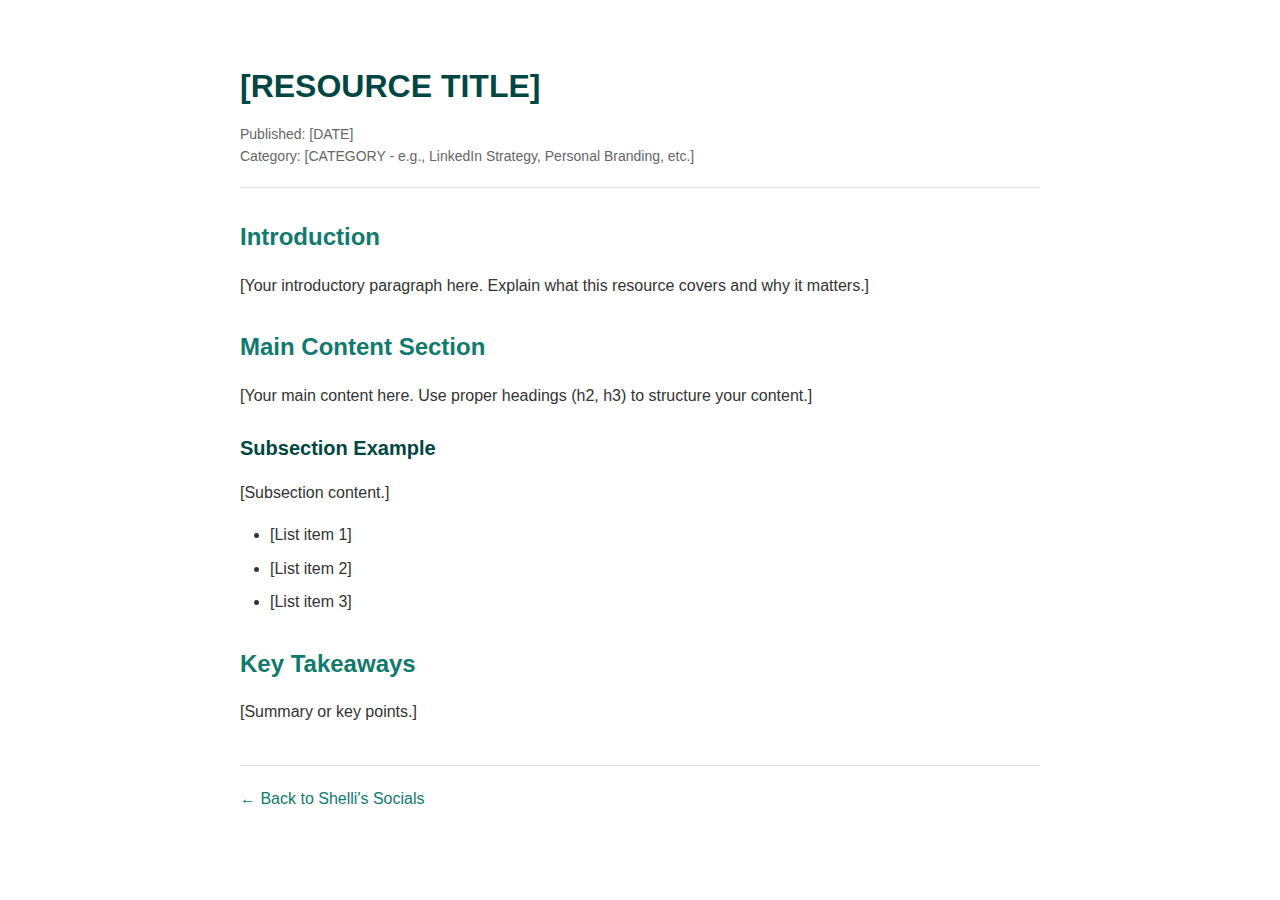
<file: RESOURCES/resource-template.html>
<!DOCTYPE html>
<html lang="en">
<head>
  <meta charset="UTF-8" />
  <meta name="viewport" content="width=device-width, initial-scale=1" />
  <title>[RESOURCE TITLE] – Shelli's Socials Resources</title>
  <link rel="icon" type="image/png" href="../favicon.png">
  
  <!-- Basic meta description for SEO -->
  <meta name="description" content="[Brief description of resource topic]">
  
  <!-- Minimal styling -->
  <style>
    body {
      font-family: -apple-system, BlinkMacSystemFont, "Segoe UI", Arial, sans-serif;
      line-height: 1.6;
      max-width: 800px;
      margin: 0 auto;
      padding: 40px 20px;
      color: #333;
    }
    
    h1 {
      font-size: 32px;
      margin-bottom: 10px;
      color: #004744;
    }
    
    h2 {
      font-size: 24px;
      margin-top: 30px;
      margin-bottom: 12px;
      color: #0f7a6d;
    }
    
    h3 {
      font-size: 20px;
      margin-top: 24px;
      margin-bottom: 10px;
      color: #004744;
    }
    
    p {
      margin-bottom: 16px;
    }
    
    ul, ol {
      margin-bottom: 16px;
      padding-left: 30px;
    }
    
    li {
      margin-bottom: 8px;
    }
    
    .meta {
      color: #666;
      font-size: 14px;
      margin-bottom: 30px;
      padding-bottom: 20px;
      border-bottom: 1px solid #e0e0e0;
    }
    
    .back-link {
      margin-top: 40px;
      padding-top: 20px;
      border-top: 1px solid #e0e0e0;
    }
    
    .back-link a {
      color: #0f7a6d;
      text-decoration: none;
    }
    
    .back-link a:hover {
      text-decoration: underline;
    }
  </style>
</head>
<body>

  <!-- TITLE AND META -->
  <h1>[RESOURCE TITLE]</h1>
  <div class="meta">
    Published: [DATE]<br>
    Category: [CATEGORY - e.g., LinkedIn Strategy, Personal Branding, etc.]
  </div>

  <!-- CONTENT STARTS HERE -->
  <!-- 
    Instructions for using this template:
    1. Replace [RESOURCE TITLE] with your actual title (in title tag AND h1)
    2. Replace [DATE] with publication date
    3. Replace [CATEGORY] with topic category
    4. Replace [Brief description] in meta description tag
    5. Paste your content below, using proper HTML headings (h2, h3) and paragraphs
    6. Save as resources/[descriptive-filename].html
  -->

  <h2>Introduction</h2>
  <p>
    [Your introductory paragraph here. Explain what this resource covers and why it matters.]
  </p>

  <h2>Main Content Section</h2>
  <p>
    [Your main content here. Use proper headings (h2, h3) to structure your content.]
  </p>
  
  <h3>Subsection Example</h3>
  <p>
    [Subsection content.]
  </p>
  
  <ul>
    <li>[List item 1]</li>
    <li>[List item 2]</li>
    <li>[List item 3]</li>
  </ul>

  <h2>Key Takeaways</h2>
  <p>
    [Summary or key points.]
  </p>

  <!-- BACK LINK -->
  <div class="back-link">
    <a href="../index.html">← Back to Shelli's Socials</a>
  </div>

</body>
</html>
</file>
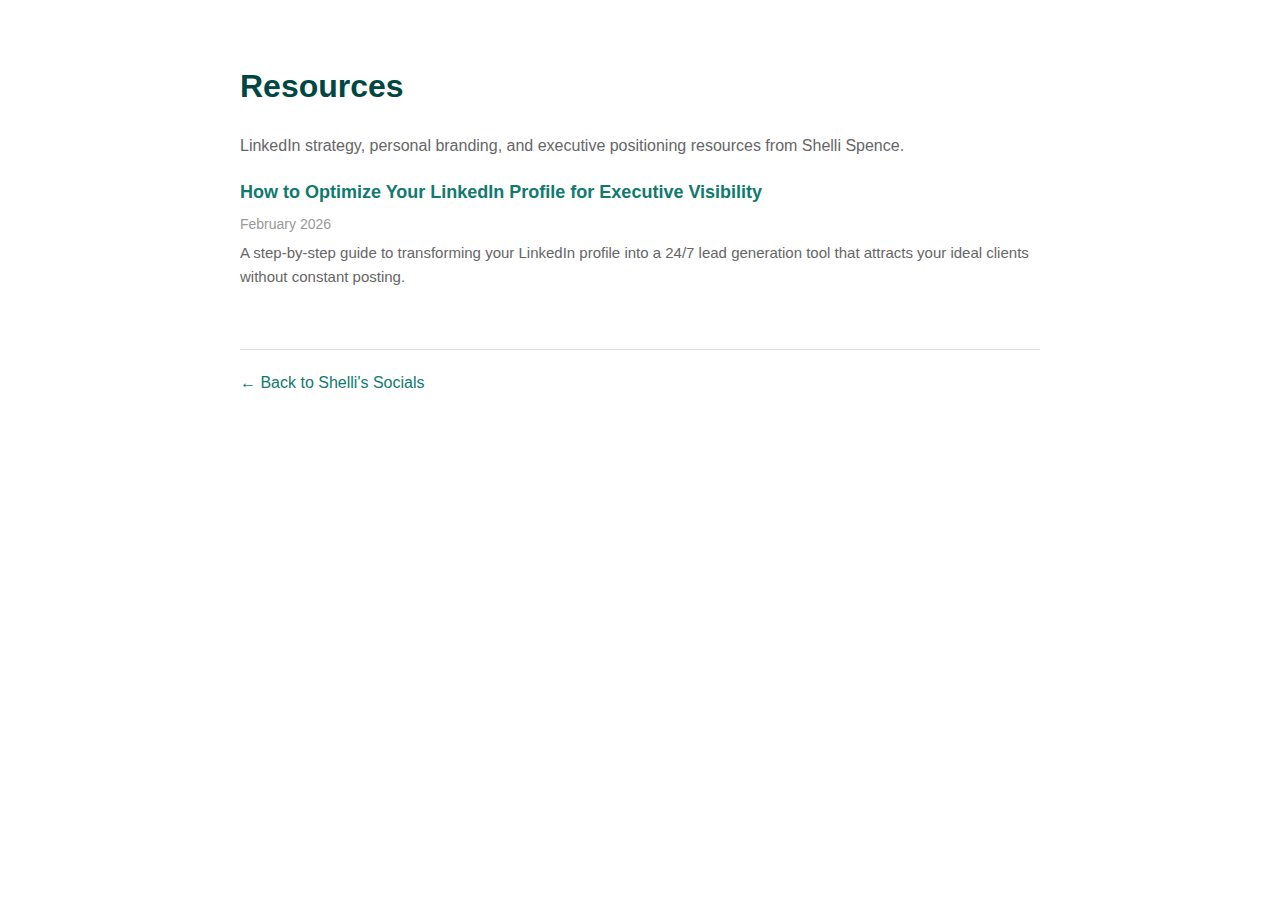
<file: RESOURCES/resources.html>
<!DOCTYPE html>
<html lang="en">
<head>
  <meta charset="UTF-8" />
  <meta name="viewport" content="width=device-width, initial-scale=1" />
  <title>Resources – Shelli's Socials</title>
  <link rel="icon" type="image/png" href="../favicon.png">
  
  <meta name="description" content="LinkedIn strategy resources, personal branding guides, and executive positioning insights from Shelli Spence.">
  
  <style>
    body {
      font-family: -apple-system, BlinkMacSystemFont, "Segoe UI", Arial, sans-serif;
      line-height: 1.6;
      max-width: 800px;
      margin: 0 auto;
      padding: 40px 20px;
      color: #333;
    }
    
    h1 {
      font-size: 32px;
      margin-bottom: 20px;
      color: #004744;
    }
    
    p {
      margin-bottom: 20px;
      color: #666;
    }
    
    .resource-list {
      list-style: none;
      padding: 0;
    }
    
    .resource-list li {
      margin-bottom: 20px;
      padding-bottom: 20px;
      border-bottom: 1px solid #e0e0e0;
    }
    
    .resource-list li:last-child {
      border-bottom: none;
    }
    
    .resource-list a {
      color: #0f7a6d;
      text-decoration: none;
      font-size: 18px;
      font-weight: 600;
      display: block;
      margin-bottom: 6px;
    }
    
    .resource-list a:hover {
      text-decoration: underline;
    }
    
    .resource-date {
      color: #999;
      font-size: 14px;
      margin-bottom: 6px;
    }
    
    .resource-desc {
      color: #666;
      font-size: 15px;
    }
    
    .back-link {
      margin-top: 40px;
      padding-top: 20px;
      border-top: 1px solid #e0e0e0;
    }
    
    .back-link a {
      color: #0f7a6d;
      text-decoration: none;
    }
    
    .back-link a:hover {
      text-decoration: underline;
    }
  </style>
</head>
<body>

  <h1>Resources</h1>
  <p>
    LinkedIn strategy, personal branding, and executive positioning resources from Shelli Spence.
  </p>

  <!-- RESOURCE LIST -->
  <ul class="resource-list">
    
    <!-- EXAMPLE RESOURCE - DELETE THIS AND ADD YOUR OWN -->
    <li>
      <a href="sample-resource.html">How to Optimize Your LinkedIn Profile for Executive Visibility</a>
      <div class="resource-date">February 2026</div>
      <div class="resource-desc">
        A step-by-step guide to transforming your LinkedIn profile into a 24/7 lead generation tool that attracts your ideal clients without constant posting.
      </div>
    </li>
    
    <!-- 
      ADD NEW RESOURCES BELOW
      
      Template for each resource:
      
      <li>
        <a href="[filename].html">[Resource Title]</a>
        <div class="resource-date">[Month Year]</div>
        <div class="resource-desc">
          [Brief 1-2 sentence description of what this resource covers]
        </div>
      </li>
      
    -->
    
    <!-- Your resources go here -->
    <!-- Just copy the template above and fill in the details -->
    <!-- Add 1-2 new resources per month as you create them -->
    
  </ul>

  <div class="back-link">
    <a href="../index.html">← Back to Shelli's Socials</a>
  </div>

</body>
</html>
</file>
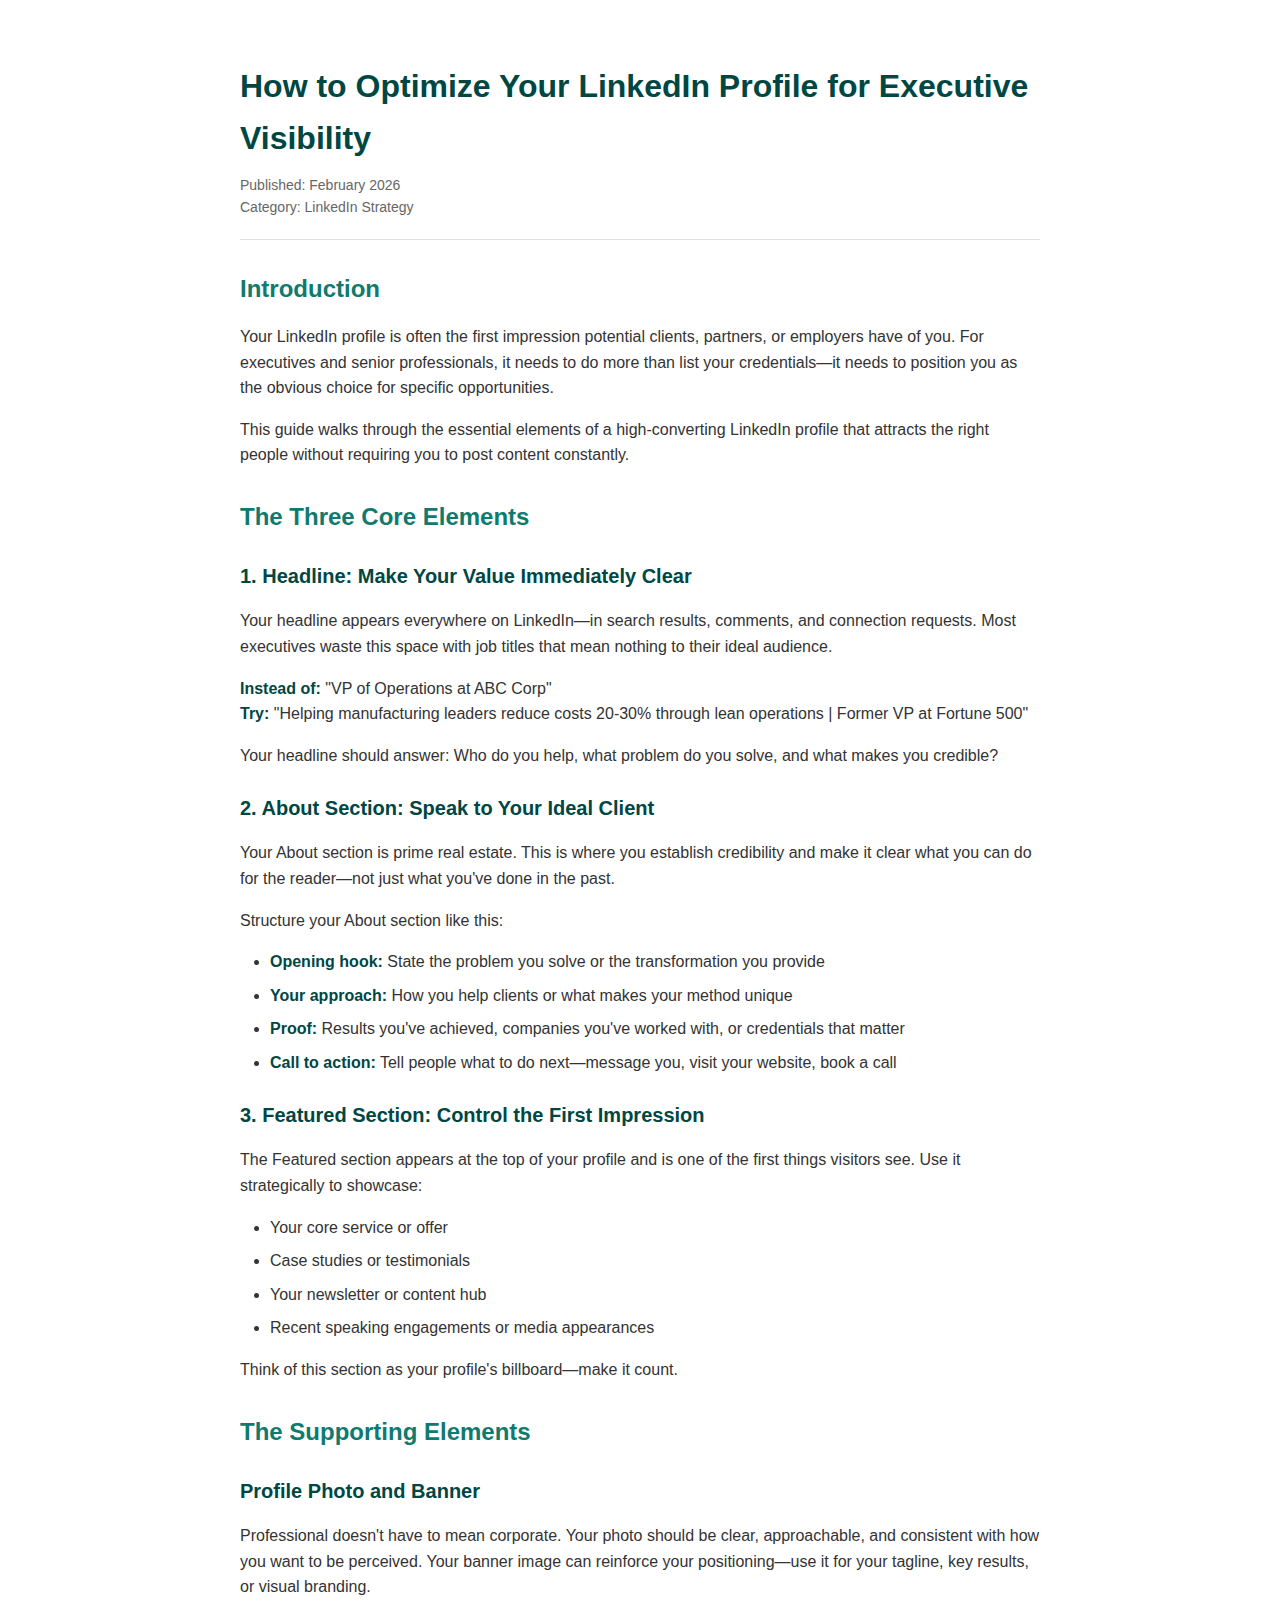
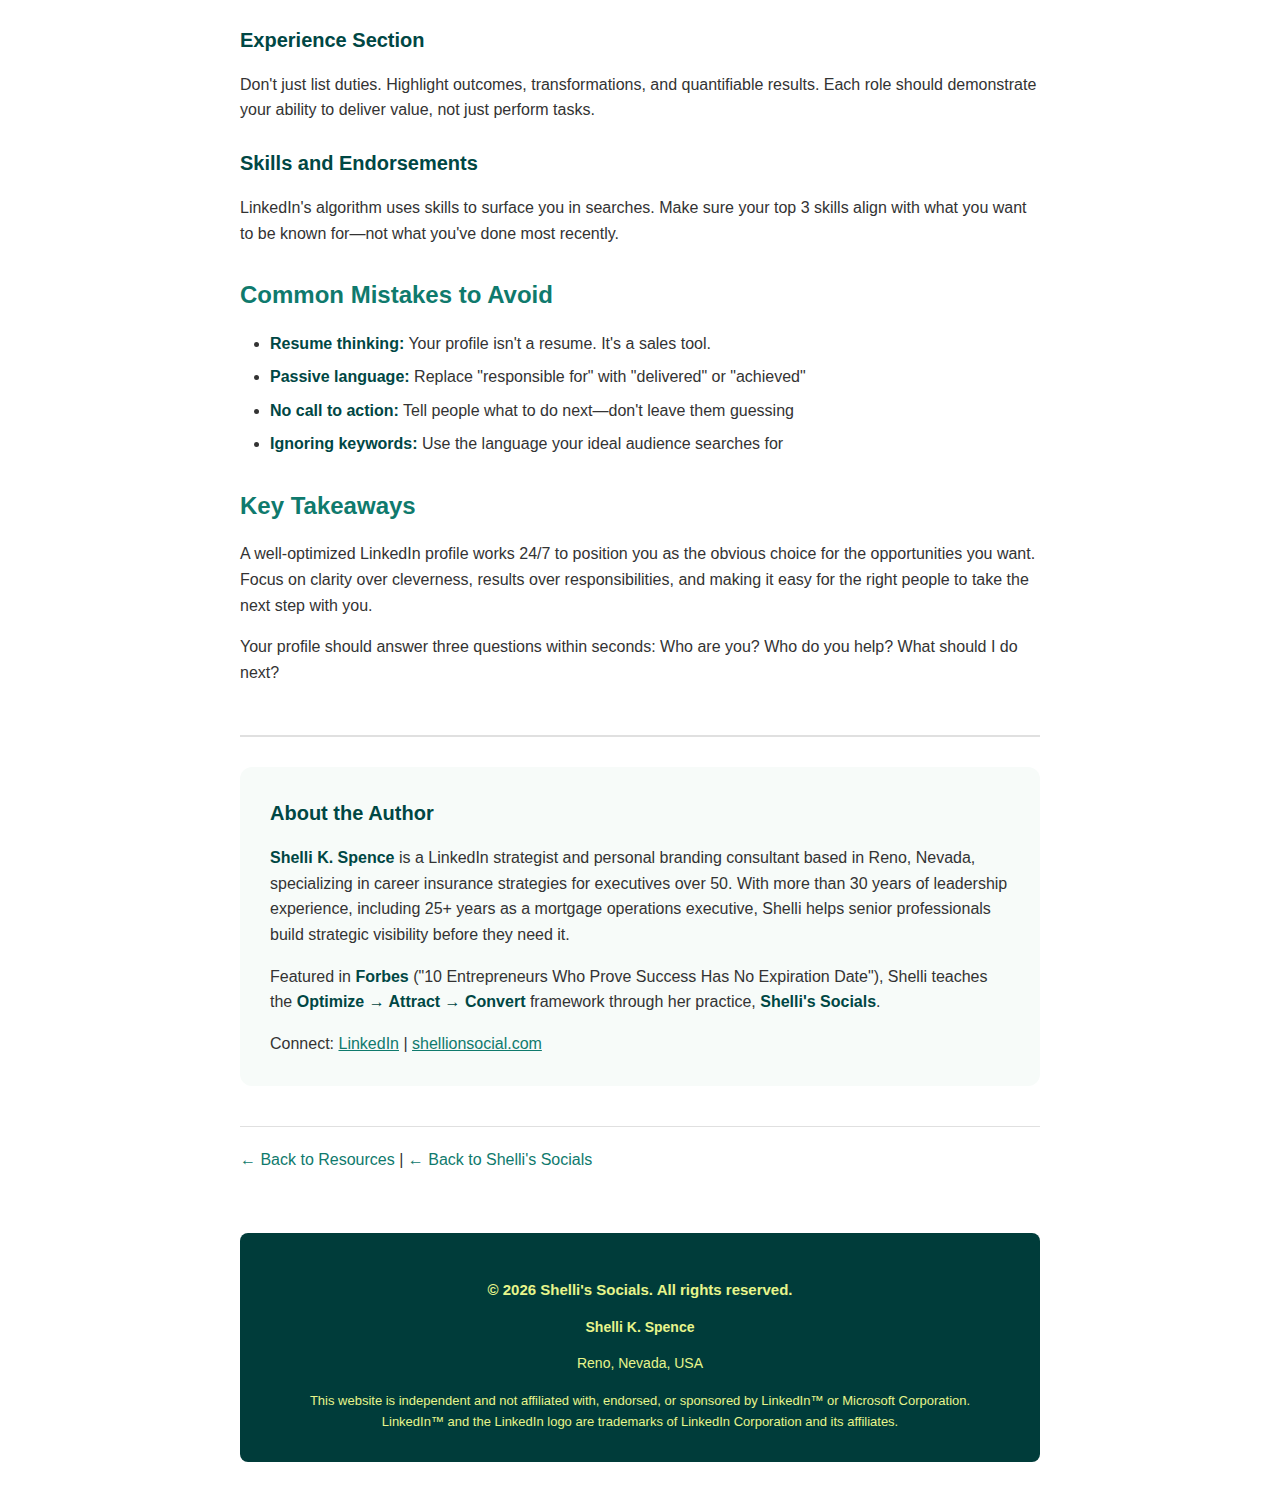
<file: RESOURCES/sample-resource.html>
<!DOCTYPE html>
<html lang="en">
<head>
  <meta charset="UTF-8" />
  <meta name="viewport" content="width=device-width, initial-scale=1" />
  <title>How to Optimize Your LinkedIn Profile for Executive Visibility – Shelli's Socials Resources</title>
  <link rel="icon" type="image/png" href="../favicon.png">
  
  <meta name="description" content="Step-by-step guide to transforming your LinkedIn profile into a lead generation tool that attracts ideal clients without constant posting.">
  
  <style>
    body {
      font-family: -apple-system, BlinkMacSystemFont, "Segoe UI", Arial, sans-serif;
      line-height: 1.6;
      max-width: 800px;
      margin: 0 auto;
      padding: 40px 20px;
      color: #333;
    }
    
    h1 {
      font-size: 32px;
      margin-bottom: 10px;
      color: #004744;
    }
    
    h2 {
      font-size: 24px;
      margin-top: 30px;
      margin-bottom: 12px;
      color: #0f7a6d;
    }
    
    h3 {
      font-size: 20px;
      margin-top: 24px;
      margin-bottom: 10px;
      color: #004744;
    }
    
    p {
      margin-bottom: 16px;
    }
    
    ul, ol {
      margin-bottom: 16px;
      padding-left: 30px;
    }
    
    li {
      margin-bottom: 8px;
    }
    
    .meta {
      color: #666;
      font-size: 14px;
      margin-bottom: 30px;
      padding-bottom: 20px;
      border-bottom: 1px solid #e0e0e0;
    }
    
    .back-link {
      margin-top: 40px;
      padding-top: 20px;
      border-top: 1px solid #e0e0e0;
    }
    
    .back-link a {
      color: #0f7a6d;
      text-decoration: none;
    }
    
    .back-link a:hover {
      text-decoration: underline;
    }
    
    strong {
      font-weight: 600;
      color: #004744;
    }
  </style>
</head>
<body>

  <h1>How to Optimize Your LinkedIn Profile for Executive Visibility</h1>
  <div class="meta">
    Published: February 2026<br>
    Category: LinkedIn Strategy
  </div>

  <h2>Introduction</h2>
  <p>
    Your LinkedIn profile is often the first impression potential clients, partners, or employers have of you. For executives and senior professionals, it needs to do more than list your credentials—it needs to position you as the obvious choice for specific opportunities.
  </p>
  
  <p>
    This guide walks through the essential elements of a high-converting LinkedIn profile that attracts the right people without requiring you to post content constantly.
  </p>

  <h2>The Three Core Elements</h2>
  
  <h3>1. Headline: Make Your Value Immediately Clear</h3>
  <p>
    Your headline appears everywhere on LinkedIn—in search results, comments, and connection requests. Most executives waste this space with job titles that mean nothing to their ideal audience.
  </p>
  
  <p>
    <strong>Instead of:</strong> "VP of Operations at ABC Corp"<br>
    <strong>Try:</strong> "Helping manufacturing leaders reduce costs 20-30% through lean operations | Former VP at Fortune 500"
  </p>
  
  <p>
    Your headline should answer: Who do you help, what problem do you solve, and what makes you credible?
  </p>

  <h3>2. About Section: Speak to Your Ideal Client</h3>
  <p>
    Your About section is prime real estate. This is where you establish credibility and make it clear what you can do for the reader—not just what you've done in the past.
  </p>
  
  <p>
    Structure your About section like this:
  </p>
  <ul>
    <li><strong>Opening hook:</strong> State the problem you solve or the transformation you provide</li>
    <li><strong>Your approach:</strong> How you help clients or what makes your method unique</li>
    <li><strong>Proof:</strong> Results you've achieved, companies you've worked with, or credentials that matter</li>
    <li><strong>Call to action:</strong> Tell people what to do next—message you, visit your website, book a call</li>
  </ul>

  <h3>3. Featured Section: Control the First Impression</h3>
  <p>
    The Featured section appears at the top of your profile and is one of the first things visitors see. Use it strategically to showcase:
  </p>
  <ul>
    <li>Your core service or offer</li>
    <li>Case studies or testimonials</li>
    <li>Your newsletter or content hub</li>
    <li>Recent speaking engagements or media appearances</li>
  </ul>
  
  <p>
    Think of this section as your profile's billboard—make it count.
  </p>

  <h2>The Supporting Elements</h2>

  <h3>Profile Photo and Banner</h3>
  <p>
    Professional doesn't have to mean corporate. Your photo should be clear, approachable, and consistent with how you want to be perceived. Your banner image can reinforce your positioning—use it for your tagline, key results, or visual branding.
  </p>

  <h3>Experience Section</h3>
  <p>
    Don't just list duties. Highlight outcomes, transformations, and quantifiable results. Each role should demonstrate your ability to deliver value, not just perform tasks.
  </p>

  <h3>Skills and Endorsements</h3>
  <p>
    LinkedIn's algorithm uses skills to surface you in searches. Make sure your top 3 skills align with what you want to be known for—not what you've done most recently.
  </p>

  <h2>Common Mistakes to Avoid</h2>
  <ul>
    <li><strong>Resume thinking:</strong> Your profile isn't a resume. It's a sales tool.</li>
    <li><strong>Passive language:</strong> Replace "responsible for" with "delivered" or "achieved"</li>
    <li><strong>No call to action:</strong> Tell people what to do next—don't leave them guessing</li>
    <li><strong>Ignoring keywords:</strong> Use the language your ideal audience searches for</li>
  </ul>

  <h2>Key Takeaways</h2>
  <p>
    A well-optimized LinkedIn profile works 24/7 to position you as the obvious choice for the opportunities you want. Focus on clarity over cleverness, results over responsibilities, and making it easy for the right people to take the next step with you.
  </p>
  
  <p>
    Your profile should answer three questions within seconds: Who are you? Who do you help? What should I do next?
  </p>

  <!-- ABOUT THE AUTHOR -->
  <hr style="margin: 50px 0 30px 0; border: none; border-top: 2px solid #e0e0e0;">
  
  <div style="background: #f7fbf9; padding: 30px; border-radius: 12px; margin-bottom: 40px;">
    <h3 style="margin-top: 0; margin-bottom: 16px; color: #004744;">About the Author</h3>
    <p style="margin-bottom: 12px;">
      <strong>Shelli K. Spence</strong> is a LinkedIn strategist and personal branding consultant based in Reno, Nevada, specializing in career insurance strategies for executives over 50. With more than 30 years of leadership experience, including 25+ years as a mortgage operations executive, Shelli helps senior professionals build strategic visibility before they need it.
    </p>
    <p style="margin-bottom: 12px;">
      Featured in <strong>Forbes</strong> ("10 Entrepreneurs Who Prove Success Has No Expiration Date"), Shelli teaches the <strong>Optimize → Attract → Convert</strong> framework through her practice, <strong>Shelli's Socials</strong>.
    </p>
    <p style="margin-bottom: 0;">
      Connect: <a href="https://www.linkedin.com/in/shellikspence/" target="_blank" rel="noopener" style="color: #0f7a6d;">LinkedIn</a> | 
      <a href="https://shellionsocial.com" target="_blank" style="color: #0f7a6d;">shellionsocial.com</a>
    </p>
  </div>

  <div class="back-link">
    <a href="resources.html">← Back to Resources</a> | 
    <a href="../index.html">← Back to Shelli's Socials</a>
  </div>

  <!-- FOOTER -->
  <footer style="margin-top: 60px; padding: 30px 20px; background-color: #003c3a; border-radius: 8px; text-align: center;">
    <p style="margin-bottom: 12px; font-weight: 600; color: #e7f58b; font-size: 15px;">
      © <span id="year">2026</span> Shelli's Socials. All rights reserved.
    </p>
    <p style="margin-bottom: 12px; font-size: 14px; color: #e7f58b; font-weight: 600;">
      Shelli K. Spence
    </p>
    <p style="margin-bottom: 16px; font-size: 14px; color: #e7f58b;">
      Reno, Nevada, USA
    </p>
    <p style="font-size: 13px; line-height: 1.6; max-width: 700px; margin: 0 auto; color: #e7f58b;">
      This website is independent and not affiliated with, endorsed, or sponsored by LinkedIn™ or Microsoft Corporation. LinkedIn™ and the LinkedIn logo are trademarks of LinkedIn Corporation and its affiliates.
    </p>
  </footer>

  <script>
    // Current year
    document.getElementById("year").textContent = new Date().getFullYear();
  </script>

</body>
</html>
</file>
<file: styles.css>
:root {
      /* Brand palette – tweak these to match your exact swatches */
      --green-darkest: #003c3a;
      --green-darker: #004744;
      --green-dark: #005c52;
      --green-mid: #0f7a6d;
      --green-light: #e6f3ef;
      --yellow: #e7f58b;
      --yellow-soft: #f3f8c3;
      --offwhite: #f7fbf9;
      --text-main: #082820;
      --text-muted: #49605d;
      --card-shadow: 0 22px 45px rgba(0, 0, 0, 0.14);
      --radius-lg: 28px;
      --radius-md: 20px;
      --transition-fast: 0.2s ease-out;
    }

    * {
      box-sizing: border-box;
      margin: 0;
      padding: 0;
    }

    body {
      font-family: "Nunito", system-ui, -apple-system, BlinkMacSystemFont, "Segoe UI",
        sans-serif;
      background: var(--offwhite);
      color: var(--text-main);
      line-height: 1.6;
    }

    a {
      color: inherit;
      text-decoration: none;
    }

    img {
      max-width: 100%;
      display: block;
    }

    /* Layout helpers */
    .page-wrapper {
      min-height: 100vh;
      display: flex;
      flex-direction: column;
    }

    section {
      padding: 80px 24px;
    }

    .section-inner {
      max-width: 1120px;
      margin: 0 auto;
    }

    .section-kicker {
      letter-spacing: 0.22em;
      text-transform: uppercase;
      font-size: 11px;
      font-weight: 600;
      color: var(--text-muted);
      margin-bottom: 12px;
    }

    h1, h2, h3, h4 {
      font-family: "Poppins", system-ui, -apple-system, BlinkMacSystemFont, "Segoe UI",
        sans-serif;
      font-weight: 700;
      color: var(--text-main);
    }

    h2 {
      font-size: 32px;
      margin-bottom: 16px;
    }

    .section-heading {
      text-align: center;
      margin-bottom: 8px;
      letter-spacing: 0.22em;
      text-transform: uppercase;
      font-weight: 600;
      font-size: 11px;
      color: var(--text-muted);
    }

    .section-title {
      text-align: center;
      font-size: 32px;
      max-width: 640px;
      margin: 0 auto 26px auto;
    }

    /* THE MESSAGE heading – flush left */
    #message .section-title {
      text-align: left;
      margin-left: 0;
      margin-right: 0;
    }

    p {
      font-size: 16px;
      color: var(--text-main);
      margin-bottom: 12px;
    }

    p.muted {
      color: var(--text-muted);
    }

    strong {
      font-weight: 700;
    }

    /* Header & nav */
    header {
      position: sticky;
      top: 0;
      z-index: 40;
      background: var(--green-darker);
      box-shadow: 0 8px 20px rgba(0, 0, 0, 0.15);
    }

    .nav-bar {
      max-width: 1200px;
      margin: 0 auto;
      padding: 14px 24px;
      display: flex;
      align-items: center;
      justify-content: space-between;
      gap: 20px;
    }

    .nav-left {
      display: flex;
      align-items: center;
      gap: 16px;
      min-width: 0;
    }

    .logo-wrap img {
      height: 54px;
      width: auto;
    }

    .brand-text {
      display: flex;
      flex-direction: column;
      color: var(--yellow);
      white-space: nowrap;
    }

    .brand-text-title {
      font-family: "Poppins", sans-serif;
      font-size: 18px;
      font-weight: 600;
    }

    .brand-text-subtitle {
      font-size: 12px;
      opacity: 0.9;
    }

    .nav-links {
      display: flex;
      flex-wrap: wrap;
      gap: 20px;
      justify-content: flex-end;
      align-items: center;
      font-size: 14px;
    }

    .nav-links a {
      color: var(--yellow);
      font-weight: 400; /* not bold */
      opacity: 0.92;
      position: relative;
      padding-bottom: 2px;
      transition: opacity var(--transition-fast), transform var(--transition-fast);
    }

    .nav-links a::after {
      content: "";
      position: absolute;
      left: 0;
      bottom: 0;
      width: 0;
      height: 2px;
      background: var(--yellow);
      transition: width var(--transition-fast);
    }

    .nav-links a:hover {
      opacity: 1;
      transform: translateY(-1px);
    }

    .nav-links a:hover::after {
      width: 100%;
    }

    .nav-cta {
      border-radius: 999px;
      border: 1px solid var(--yellow);
      padding: 6px 14px;
      font-size: 13px;
    }

    /* Hero */
    .hero {
      background: radial-gradient(circle at top left, #0f7a6d 0, #0b6459 45%, #004744 100%);
      color: #fff;
      padding: 60px 24px 90px 24px;
    }

    .hero-top-links {
      max-width: 1200px;
      margin: 0 auto 18px auto;
      text-align: right;
      font-size: 13px;
      color: rgba(255, 255, 255, 0.9);
    }

    .hero-top-links a {
      color: var(--yellow-soft);
      text-decoration: underline;
      text-underline-offset: 3px;
      margin-left: 14px;
      font-weight: 600;
    }

    .hero-inner {
      max-width: 1200px;
      margin: 0 auto;
      display: grid;
      grid-template-columns: minmax(0, 1.3fr) minmax(0, 1fr);
      gap: 40px;
      align-items: center;
    }

    .hero-kicker {
  text-transform: uppercase;
  letter-spacing: 2px;
  font-size: 14px;

  /* Moves it closer to the top */
  margin-top: 10px;

  /* Adds more space below it */
  margin-bottom: 40px;
}


    .hero-tagline {
      display: inline-flex;
      align-items: center;
      gap: 10px;
      padding: 8px 20px;
      border-radius: 999px;
      background: linear-gradient(90deg, var(--yellow-soft), var(--yellow));
      color: #003c3a;
      font-size: 12px;
      font-weight: 600;
      text-transform: uppercase;
      letter-spacing: 0.18em;
      margin-bottom: 22px;
    }

    .hero-title {
      font-size: 40px;
      line-height: 1.1;
      margin-bottom: 18px;
    }

    .hero-subtitle {
      font-size: 26px;
      font-weight: 600;
      margin-bottom: 22px;
    }

    .hero p {
      color: rgba(255, 255, 255, 0.92);
      font-size: 16px;
      margin-bottom: 10px;
    }

    .hero-actions {
      margin-top: 22px;
      display: flex;
      flex-wrap: wrap;
      gap: 12px;
    }

    .btn {
      display: inline-flex;
      align-items: center;
      justify-content: center;
      padding: 11px 22px;
      border-radius: 999px;
      border: none;
      font-size: 14px;
      font-weight: 600;
      font-family: "Poppins", sans-serif;
      cursor: pointer;
      transition: transform var(--transition-fast), box-shadow var(--transition-fast),
        background var(--transition-fast), color var(--transition-fast);
      text-decoration: none;
      white-space: nowrap;
    }

    .btn-primary {
      background: var(--yellow);
      color: #003c3a;
      box-shadow: 0 12px 30px rgba(0, 0, 0, 0.25);
    }

    .btn-primary:hover {
      transform: translateY(-2px);
      box-shadow: 0 18px 40px rgba(0, 0, 0, 0.35);
    }

    .btn-ghost {
      background: transparent;
      color: var(--yellow-soft);
      border: 1px solid rgba(255, 255, 255, 0.35);
    }

    .btn-ghost:hover {
      background: rgba(0, 0, 0, 0.18);
      transform: translateY(-2px);
    }

    .hero-photo-wrap {
      background: radial-gradient(circle at top right, #0b8d78 0, #004744 60%, #002b2b 100%);
      padding: 22px;
      border-radius: 40px;
      box-shadow: var(--card-shadow);
      display: flex;
      align-items: center;
      justify-content: center;
    }

    .hero-photo-inner {
      border-radius: 32px;
      padding: 8px;
       background-color: var(--yellow);
}
    .hero-photo-inner img {
      border-radius: 28px;
      object-fit: cover;
    }

    /* The Message */
    #message .section-inner {
      text-align: left;
      max-width: 780px;
    }

    #message .section-title {
      text-align: left;
    }

    #message .section-heading {
      text-align: left;
    }

    #message p {
      max-width: none;
      margin-left: 0;
      margin-right: 0;
      font-size: 16px;
    }

    /* The Offer */
    #offer {
      background: #ffffff;
    }

    .pricing-grid {
      display: grid;
      grid-template-columns: repeat(3, minmax(0, 1fr));
      gap: 24px;
      margin-top: 32px;
    }

    .pricing-card {
      background: #ffffff;
      border-radius: var(--radius-lg);
      box-shadow: var(--card-shadow);
      padding: 30px 26px 28px 26px;
      display: flex;
      flex-direction: column;
      justify-content: space-between;
    }

    .pricing-label {
      letter-spacing: 0.18em;
      text-transform: uppercase;
      font-size: 11px;
      font-weight: 600;
      color: var(--text-muted);
      margin-bottom: 6px;
    }

    .pricing-title {
      font-size: 20px;
      margin-bottom: 12px;
    }

    .pricing-list {
      list-style: disc;
      padding-left: 18px;
      margin: 10px 0 18px 0;
      color: var(--text-main);
      font-size: 14px;
    }

    .pricing-price {
      font-family: "Poppins", sans-serif;
      font-size: 24px;
      font-weight: 700;
      color: var(--green-dark);
      margin-top: 10px;
    }

    .pricing-footnote {
      text-align: center;
      font-size: 14px;
      color: var(--text-muted);
      margin-top: 18px;
    }

    /* The Framework */
    #framework {
      background: var(--green-light);
    }

    .framework-grid {
      display: grid;
      grid-template-columns: repeat(3, minmax(0, 1fr));
      gap: 26px;
      margin-top: 30px;
    }

    .framework-column {
      background: #ffffff;
      border-radius: var(--radius-lg);
      padding: 24px 22px;
      box-shadow: 0 14px 35px rgba(0, 0, 0, 0.08);
      text-align: left;
    }

    .framework-title {
      font-size: 18px;
      margin-bottom: 10px;
      color: var(--green-dark);
    }

    .framework-list {
      list-style: disc;
      padding-left: 18px;
      font-size: 14px;
      color: var(--text-main);
    }

    /* The Buzz – testimonials slider */
    #buzz {
      background: #ffffff;
    }

    .testimonial-shell {
      max-width: 900px;
      margin: 26px auto 0 auto;
      background: #ffffff;
      border-radius: var(--radius-lg);
      box-shadow: var(--card-shadow);
      padding: 34px 34px 30px 34px;
      text-align: center;
      position: relative;
      overflow: hidden;
      height: 300px;
    }

    .testimonial {
      opacity: 0;
      position: absolute;
      inset: 0;
      padding: 34px 34px 30px 34px;
      display: flex;
      flex-direction: column;
      align-items: center;
      justify-content: center;
      transition: opacity 0.6s ease-in-out;
    }

    .testimonial.active {
      opacity: 1;
      position: relative;
    }

    .testimonial-quote {
      font-size: 18px;
      font-style: italic;
      margin-bottom: 18px;
    }

    .testimonial-name {
      font-weight: 700;
      font-size: 16px;
    }

    .testimonial-role {
      font-size: 13px;
      color: var(--text-muted);
      margin-top: 4px;
    }

    .testimonial-dots {
      display: flex;
      justify-content: center;
      gap: 6px;
      margin-top: 16px;
    }

    .testimonial-dot {
      width: 8px;
      height: 8px;
      border-radius: 999px;
      background: #d5ddd6;
      transition: background 0.3s ease, transform 0.3s ease;
    }

    .testimonial-dot.active {
      background: var(--green-dark);
      transform: scale(1.2);
    }

    /* The Why – image on LEFT, text on RIGHT */
    #why {
      background: var(--green-light);
    }

    .why-grid {
      display: grid;
      grid-template-columns: minmax(0, 1fr) minmax(0, 1.3fr);
      gap: 40px;
      align-items: center;
      margin-top: 32px;
    }

    .why-photo-wrap {
      justify-self: center;
      background: radial-gradient(circle at top left, #0b8d78 0, #004744 60%, #002b2b 100%);
      padding: 22px;
      border-radius: 40px;
      box-shadow: var(--card-shadow);
    }

    .why-photo-inner {
      border-radius: 32px;
      padding: 8px;
      background: linear-gradient(135deg, var(--yellow-soft), #ffffff);
    }

    .why-photo-inner img {
      border-radius: 28px;
      object-fit: cover;
    }

    .why-copy {
      text-align: left;
    }

    .why-copy p {
      margin-bottom: 12px;
      font-size: 15px;
    }

    /* Contact */
    #contact {
      background: #ffffff;
    }

    .contact-grid {
      display: grid;
      grid-template-columns: minmax(0, 1.2fr) minmax(0, 1fr);
      gap: 40px;
      align-items: center;
      margin-top: 26px;
    }

    .contact-copy {
      font-size: 15px;
      color: var(--text-main);
      margin-bottom: 16px;
    }

    form {
      display: grid;
      grid-template-columns: repeat(2, minmax(0, 1fr));
      gap: 14px 18px;
    }

    .form-full {
      grid-column: 1 / -1;
    }

    label {
      display: block;
      font-size: 13px;
      margin-bottom: 4px;
      color: var(--text-muted);
    }

    input,
    textarea,
    select {
      width: 100%;
      border-radius: 10px;
      border: 1px solid #c8d6d0;
      padding: 9px 10px;
      font-size: 14px;
      font-family: inherit;
      outline: none;
      transition: border var(--transition-fast), box-shadow var(--transition-fast);
    }

    input:focus,
    textarea:focus,
    select:focus {
      border-color: var(--green-mid);
      box-shadow: 0 0 0 2px rgba(15, 122, 109, 0.15);
    }

    textarea {
      min-height: 120px;
      resize: vertical;
    }

    .form-submit {
      margin-top: 8px;
      grid-column: 1 / -1;
    }

    .contact-photo-wrap {
      background: radial-gradient(circle at top right, #0b8d78 0, #004744 60%, #002b2b 100%);
      padding: 22px;
      border-radius: 40px;
      box-shadow: var(--card-shadow);
      max-width: 420px;
      margin-left: auto;
      margin-right: auto;
    }

    .contact-photo-inner {
      border-radius: 32px;
      padding: 8px;
      background: linear-gradient(135deg, var(--yellow-soft), #ffffff);
    }

    .contact-photo-inner img {
      border-radius: 28px;
      object-fit: cover;
    }

    .cta-note {
      margin-top: 14px;
      font-size: 14px;
      color: var(--text-muted);
    }

    .external-links {
      margin-top: 18px;
      font-size: 14px;
      color: var(--text-muted);
    }

    .external-links a {
      color: var(--green-dark);
      font-weight: 600;
      text-decoration: underline;
      text-decoration-thickness: 1px;
      text-underline-offset: 3px;
      margin-right: 10px;
    }

    /* Footer */
    footer {
      background: var(--green-darker);
      color: var(--yellow);
      font-size: 12px;
      padding: 20px 24px 28px 24px;
      margin-top: auto;
    }

    .footer-inner {
      max-width: 1120px;
      margin: 0 auto;
      display: flex;
      flex-wrap: wrap;
      gap: 10px;
      justify-content: space-between;
      align-items: center;
    }

    .footer-links a {
      color: var(--yellow);
      margin-left: 12px;
      font-weight: 500;
    }

    .footer-links a:hover {
      text-decoration: underline;
    }

    /* Responsive */
    @media (max-width: 960px) {
      .hero-inner,
      .pricing-grid,
      .framework-grid,
      .why-grid,
      .contact-grid {
        grid-template-columns: minmax(0, 1fr);
      }

      .hero-inner {
        text-align: left;
      }

      .hero-photo-wrap {
        max-width: 380px;
        justify-self: center;
      }

      .why-photo-wrap,
      .contact-photo-wrap {
        order: -1;
      }
    }

    @media (max-width: 780px) {
      .nav-bar {
        flex-direction: column;
        align-items: flex-start;
      }

      .nav-links {
        justify-content: flex-start;
      }
    }

    @media (max-width: 600px) {
      section {
        padding: 64px 18px;
      }

      .hero {
        padding: 80px 18px 70px 18px;
      }

      .hero-title {
        font-size: 32px;
      }

      .hero-subtitle {
        font-size: 22px;
      }

      .testimonial-shell {
        padding: 26px 20px 24px 20px;
      }

      .testimonial {
        padding: 26px 20px 24px 20px;
      }

      form {
        grid-template-columns: minmax(0, 1fr);
      }
    }
#contact-cta {
  text-align: center;
  padding: 3rem 1.5rem;
}

#contact-cta h2 {
  margin-bottom: 0.5rem;
}

#contact-cta p {
  margin-bottom: 1.25rem;
}

.btn-primary {
  display: inline-block;
  padding: 0.85rem 1.8rem;
  border-radius: 999px;

  /* gradient to match the picture border */
  background: linear-gradient(135deg, #007366, #004440);

  /* bold yellow text */
  color: #E7F58B;
  font-weight: 700;

  text-decoration: none;
}


.btn-primary:hover {
  opacity: 0.92;
}

.socials {
  margin-top: 1rem;
  display: flex;
  gap: 0.75rem;
  justify-content: center;
}

.socials .icon {
  display: inline-flex;
  align-items: center;
  justify-content: center;
  width: 36px;
  height: 36px;
  border-radius: 999px;
  background: #E7F58B; /* your yellow */
  color: #004440;       /* your dark green */
  text-decoration: none;
}

.socials .icon:hover {
  filter: brightness(0.95);
}
#contact-cta {
  padding: 3rem 1.5rem 4rem;
}

.contact-layout {
  display: flex;
  flex-wrap: wrap;
  gap: 2rem;
  align-items: center;
  justify-content: space-between;
}

.contact-left {
  flex: 1 1 340px;
}

.contact-right {
  flex: 0 0 340px;
  display: flex;
  justify-content: center;
}

.photo-wrapper {
  background: linear-gradient(135deg, #007366, #004440);
  padding: 6px;
  border-radius: 12px;
}

.photo-wrapper img {
  width: 100%;
  border-radius: 8px;
  display: block;
}

@media (max-width: 800px) {
  .contact-layout {
    flex-direction: column;
  }
}
/* BUTTON STYLE — FINAL VERSION */
.btn-primary {
  display: inline-block;
  padding: 14px 36px;     /* You may not have seen this before — this is correct */
  background: linear-gradient(135deg, #0F7A6D, #004440);
  color: #E7F58B;         /* your yellow */
  font-weight: 700;
  text-decoration: none;
  border-radius: 999px;
  box-shadow: 0 4px 12px rgba(0,0,0,0.18);
  transition: all 0.3s ease;
}
/* Add breathing room under the button */
.contact-left .btn-primary {
  margin-bottom: 28px;
}
/* Contact photo border */
.contact-photo-wrap,
.photo-wrapper {
  background: radial-gradient(circle at top right,
    #0b8d78 0,
    #004744 60%,
    #002b2b 100%);
  padding: 22px;
  border-radius: 40px;
  box-shadow: var(--card-shadow);
}

.contact-photo-inner,
.photo-wrapper img {
  border-radius: 28px;
  background: linear-gradient(135deg, var(--yellow-soft), #ffffff);
  padding: 8px;
}
.footer-left-main {
  font-weight: 600;
  margin-bottom: 6px;
}

.footer-left-extra {
  margin-bottom: 12px;
  line-height: 1.4;
}

footer {
  padding: 30px 20px;
  background-color: #003c3a;
  color: #e7f58b;
  font-size: 14px;
}

.footer-inner {
  max-width: 1200px;
  margin: 0 auto;
}

.footer-links {
  margin-top: 10px;
  display: flex;
  gap: 20px;
}

.footer-links a {
  color: #e7f58b;
  text-decoration: none;
}

.footer-links a:hover {
  text-decoration: underline;
  opacity: 0.8;
}


/* END OF NEW FOOTER CSS */
/* ====== FOOTER LAYOUT ====== */

footer {
  background-color: #003c3a;   /* matches your existing footer color */
  color: #e7f58b;
  font-size: 14px;
  padding: 24px 20px;
}

.footer-inner {
  max-width: 1200px;
  margin: 0 auto;
  display: flex;
  gap: 40px;
  align-items: flex-start;
  justify-content: space-between;
  flex-wrap: wrap;             /* so it behaves nicely on mobile */
}

/* Left block: copyright + address */
.footer-left {
  min-width: 220px;
}

.footer-left-main {
  font-weight: 600;
  margin-bottom: 4px;
}

.footer-left-extra {
  line-height: 1.4;
  margin-bottom: 8px;
}

/* Middle legal text */
.footer-legal {
  flex: 1;
  max-width: 640px;
  line-height: 1.4;
}

/* Right links */
.footer-links {
  display: flex;
  gap: 16px;
  align-items: flex-start;
}

.footer-links a {
  color: #e7f58b;
  text-decoration: none;
  font-weight: 500;
}

.footer-links a:hover {
  text-decoration: underline;
  opacity: 0.85;
}

/* ====== END FOOTER LAYOUT ====== */


/* Highlight text in yellow */
.highlight,
.yellow-text {
  color: var(--yellow);
}

/* Make hero title and subtitle white */
.hero .hero-title,
.hero .hero-subtitle {
  color: #fff;
}
</file>
